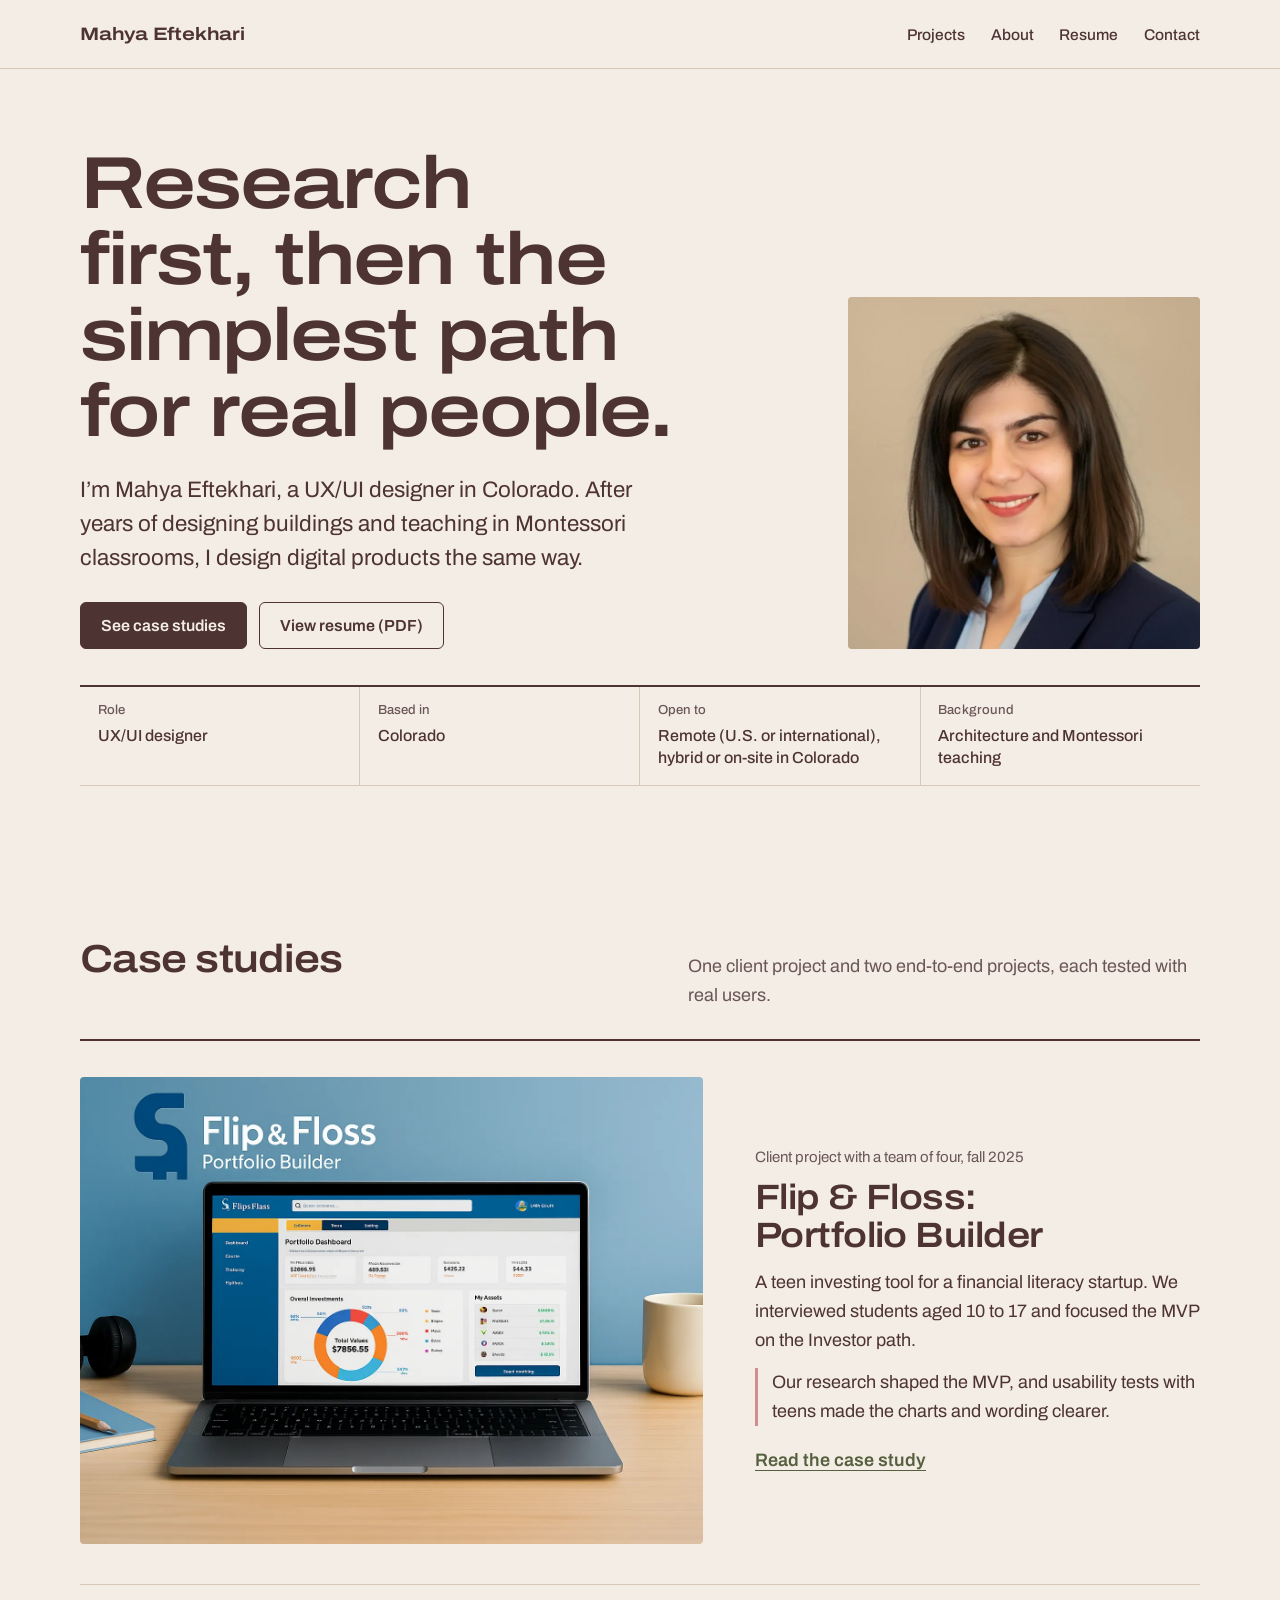
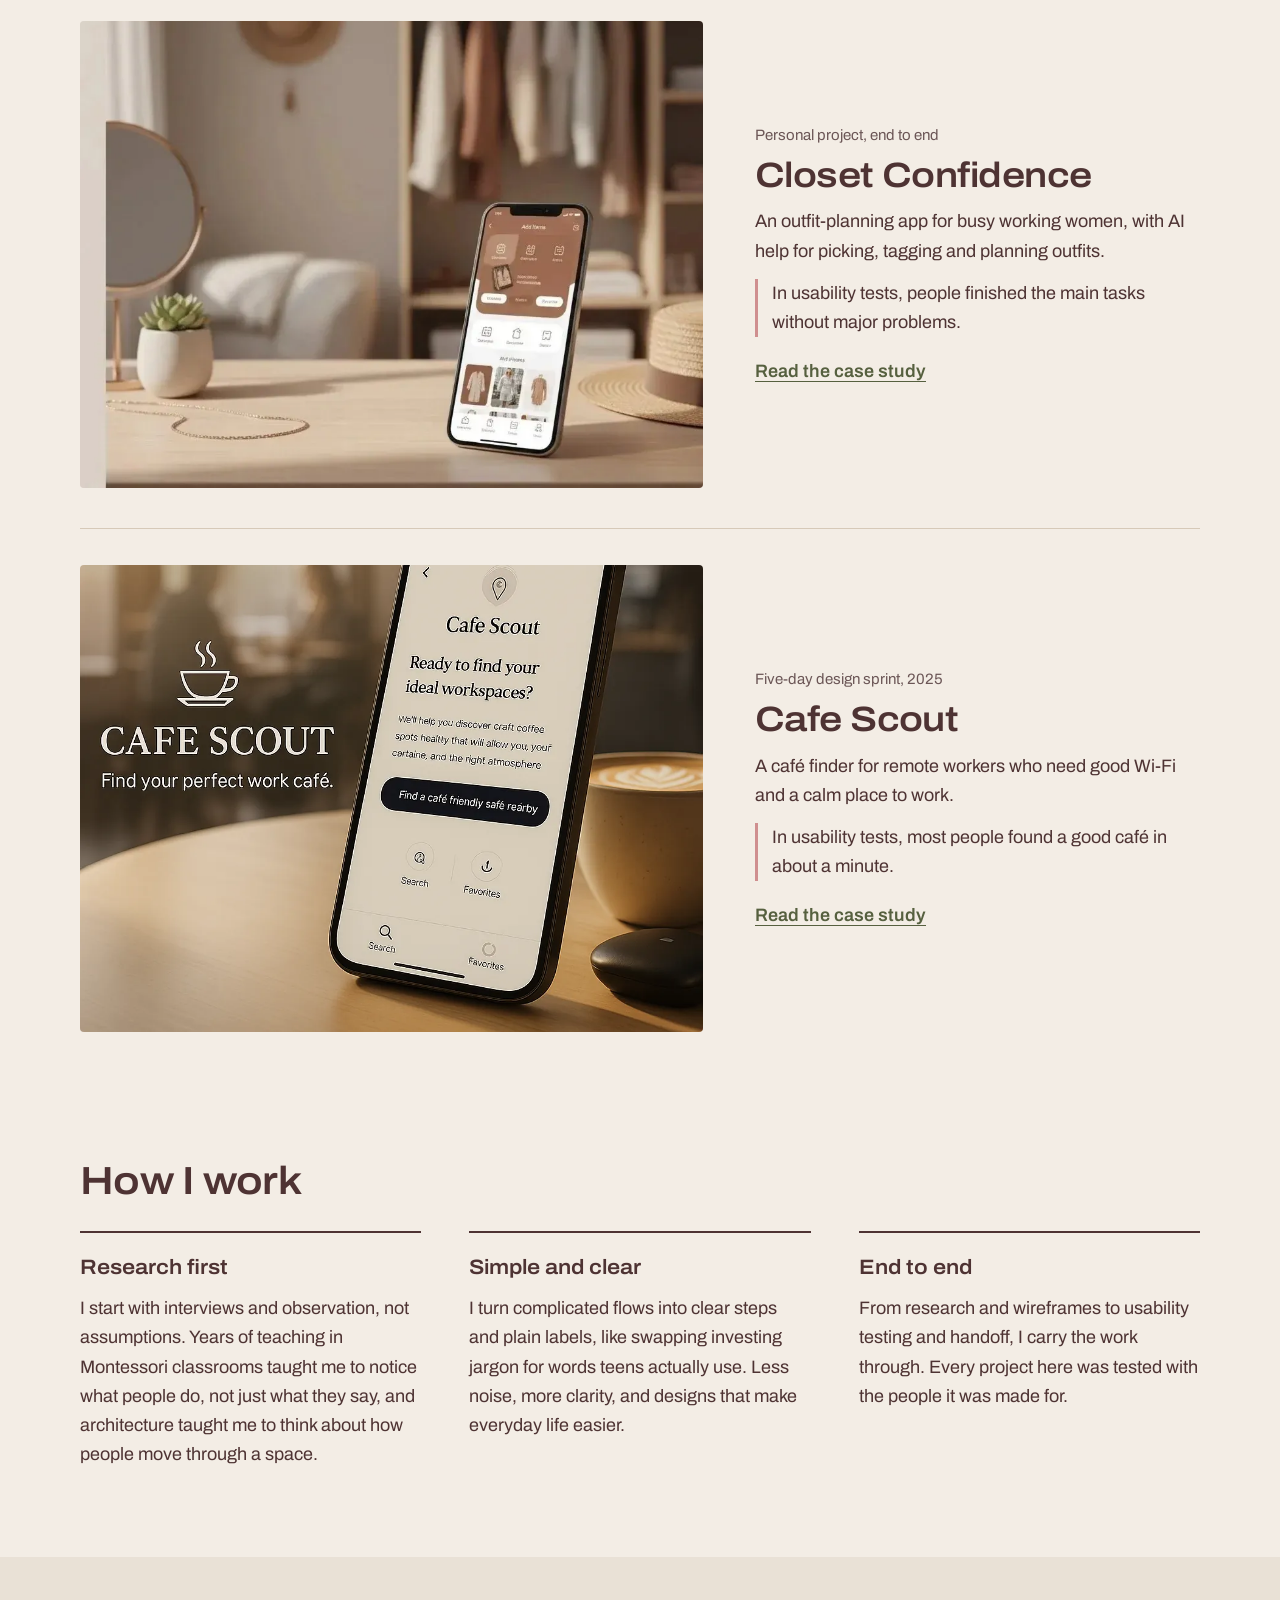
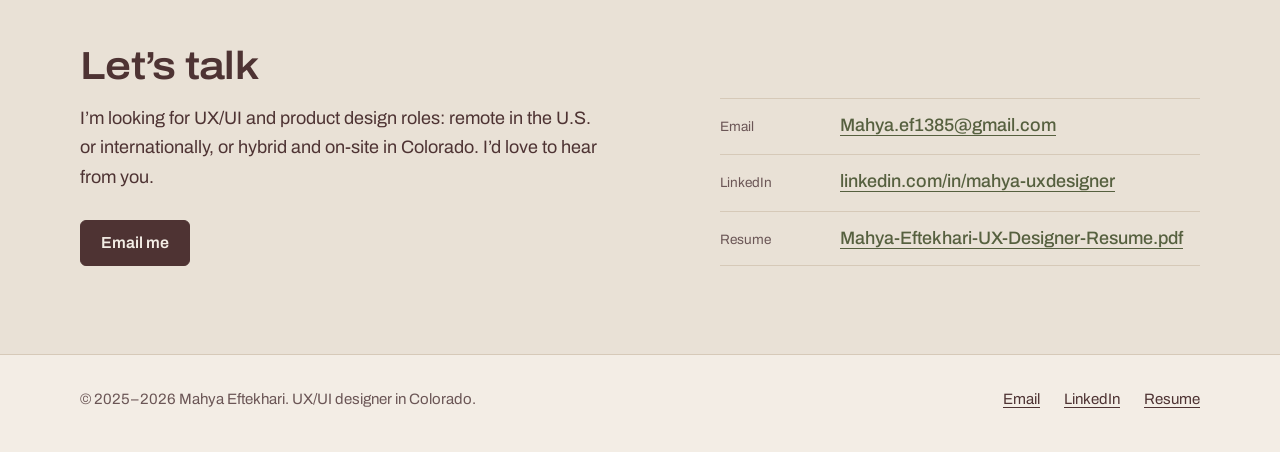
<file: index.html>
<!doctype html>
<html lang="en">
<head>
<meta charset="utf-8">
<meta name="viewport" content="width=device-width, initial-scale=1">
<title>Mahya Eftekhari | UX/UI Designer in Colorado</title>
<meta name="description" content="Mahya Eftekhari is a UX/UI designer in Colorado with a background in architecture and Montessori teaching. Case studies: Flip &amp; Floss (client project), Closet Confidence and Cafe Scout.">
<link rel="canonical" href="https://www.mahya-uxdesigner.com/">
<meta property="og:type" content="website">
<meta property="og:site_name" content="Mahya Eftekhari">
<meta property="og:title" content="Mahya Eftekhari | UX/UI Designer in Colorado">
<meta property="og:description" content="Mahya Eftekhari is a UX/UI designer in Colorado with a background in architecture and Montessori teaching. Case studies: Flip &amp; Floss (client project), Closet Confidence and Cafe Scout.">
<meta property="og:url" content="https://www.mahya-uxdesigner.com/">
<meta property="og:image" content="https://www.mahya-uxdesigner.com/og-card.png">
<meta name="twitter:card" content="summary_large_image">
<meta name="theme-color" content="#f3ede5">
<link rel="icon" href="/favicon.svg" type="image/svg+xml">
<link rel="icon" href="/favicon-32.png" sizes="32x32" type="image/png">
<link rel="apple-touch-icon" href="/apple-touch-icon.png">
<link rel="preload" href="/archivo-latin-wdth-normal.woff2" as="font" type="font/woff2" crossorigin>
<link rel="stylesheet" href="/site.css?v=3">
<script type="application/ld+json">{"@context": "https://schema.org", "@type": "Person", "name": "Mahya Eftekhari", "jobTitle": "UX/UI Designer", "url": "https://www.mahya-uxdesigner.com/", "address": {"@type": "PostalAddress", "addressRegion": "CO", "addressCountry": "US"}, "sameAs": ["https://www.linkedin.com/in/mahya-uxdesigner"], "email": "mailto:Mahya.ef1385@gmail.com"}</script>
</head>
<body>
<a class="skip-link" href="#main">Skip to content</a>
<header class="site-header">
  <div class="site-header__inner">
    <a class="wordmark" href="/">Mahya Eftekhari</a>
    <nav class="site-nav" aria-label="Main"><ul><li><a href="/projects">Projects</a></li><li><a href="/about">About</a></li><li><a href="/s/Mahya-Eftekhari-UX-Designer-Resume.pdf">Resume</a></li><li><a href="/contact">Contact</a></li></ul></nav>
  </div>
</header>
<main id="main">
  <section class="hero" aria-labelledby="hero-title">
    <div class="hero__text">
      <h1 class="display" id="hero-title">Research first, then the simplest path for real people.</h1>
      <p class="lead">I’m Mahya Eftekhari, a UX/UI designer in Colorado. After years of designing buildings and teaching in Montessori classrooms, I design digital products the same way.</p>
      <div class="actions">
        <a class="btn btn--primary" href="#work">See case studies</a>
        <a class="btn btn--secondary" href="/s/Mahya-Eftekhari-UX-Designer-Resume.pdf">View resume (PDF)</a>
      </div>
    </div>
    <figure class="hero__portrait"><img src="/img/unnamed-1-d2908641.webp" alt="Portrait of Mahya Eftekhari" width="958" height="934" fetchpriority="high" decoding="async"></figure>
    <dl class="titleblock" style="--tb-cols:4"><div><dt>Role</dt><dd>UX/UI designer</dd></div><div><dt>Based in</dt><dd>Colorado</dd></div><div><dt>Open to</dt><dd>Remote (U.S. or international), hybrid or on-site in Colorado</dd></div><div><dt>Background</dt><dd>Architecture and Montessori teaching</dd></div></dl>
  </section>

  <section class="band" id="work" aria-labelledby="work-title">
    <div class="band__head">
      <h2 id="work-title">Case studies</h2>
      <p>One client project and two end-to-end projects, each tested with real users.</p>
    </div>
    <ul class="work"><li><article class="work__item">
  <a class="work__media" href="/flip-floss-portfolio-builder" tabindex="-1" aria-hidden="true"><img src="/img/9dd10206-a67c-40c2-997d-e3310551cd7e-4acb9a1b.webp" alt="Flip &amp; Floss Portfolio Builder dashboard on a laptop" width="1536" height="1024" loading="lazy" decoding="async"></a>
  <div>
    <p class="work__context">Client project with a team of four, fall 2025</p>
    <h3 class="work__title"><a href="/flip-floss-portfolio-builder">Flip &amp; Floss: Portfolio Builder</a></h3>
    <p class="work__summary">A teen investing tool for a financial literacy startup. We interviewed students aged 10 to 17 and focused the MVP on the Investor path.</p>
    <p class="work__result">Our research shaped the MVP, and usability tests with teens made the charts and wording clearer.</p>
    <a class="work__link" href="/flip-floss-portfolio-builder">Read the case study<span class="visually-hidden">: Flip &amp; Floss: Portfolio Builder</span></a>
  </div>
</article></li><li><article class="work__item">
  <a class="work__media" href="/closet-confidence" tabindex="-1" aria-hidden="true"><img src="/img/unnamed-88dc1564.webp" alt="Closet Confidence app on a phone in front of an open closet" width="951" height="951" style="object-position:50% 100%" loading="lazy" decoding="async"></a>
  <div>
    <p class="work__context">Personal project, end to end</p>
    <h3 class="work__title"><a href="/closet-confidence">Closet Confidence</a></h3>
    <p class="work__summary">An outfit-planning app for busy working women, with AI help for picking, tagging and planning outfits.</p>
    <p class="work__result">In usability tests, people finished the main tasks without major problems.</p>
    <a class="work__link" href="/closet-confidence">Read the case study<span class="visually-hidden">: Closet Confidence</span></a>
  </div>
</article></li><li><article class="work__item">
  <a class="work__media" href="/cafe-scout" tabindex="-1" aria-hidden="true"><img src="/img/b02252fb-cc37-4bd8-b61d-54bfed82eeb8-95e993bc.webp" alt="Cafe Scout app on a phone resting on a café table" width="1024" height="1536" loading="lazy" decoding="async"></a>
  <div>
    <p class="work__context">Five-day design sprint, 2025</p>
    <h3 class="work__title"><a href="/cafe-scout">Cafe Scout</a></h3>
    <p class="work__summary">A café finder for remote workers who need good Wi-Fi and a calm place to work.</p>
    <p class="work__result">In usability tests, most people found a good café in about a minute.</p>
    <a class="work__link" href="/cafe-scout">Read the case study<span class="visually-hidden">: Cafe Scout</span></a>
  </div>
</article></li></ul>
  </section>

  <section class="band" aria-labelledby="approach-title" style="padding-top:0">
    <div class="band__head"><h2 id="approach-title">How I work</h2></div>
    <ul class="principles">
      <li><h3>Research first</h3><p>I start with interviews and observation, not assumptions. Years of teaching in Montessori classrooms taught me to notice what people do, not just what they say, and architecture taught me to think about how people move through a space.</p></li>
      <li><h3>Simple and clear</h3><p>I turn complicated flows into clear steps and plain labels, like swapping investing jargon for words teens actually use. Less noise, more clarity, and designs that make everyday life easier.</p></li>
      <li><h3>End to end</h3><p>From research and wireframes to usability testing and handoff, I carry the work through. Every project here was tested with the people it was made for.</p></li>
    </ul>
  </section>

  <section class="band--tint" aria-labelledby="contact-title">
    <div class="band contact-band">
      <div>
        <h2 id="contact-title">Let’s talk</h2>
        <p style="margin-top:1rem">I’m looking for UX/UI and product design roles: remote in the U.S. or internationally, or hybrid and on-site in Colorado. I’d love to hear from you.</p>
        <div class="actions"><a class="btn btn--primary" href="mailto:Mahya.ef1385@gmail.com">Email me</a></div>
      </div>
      <ul class="contact-list">
        <li><span>Email</span><a href="mailto:Mahya.ef1385@gmail.com">Mahya.ef1385@gmail.com</a></li>
        <li><span>LinkedIn</span><a href="https://www.linkedin.com/in/mahya-uxdesigner">linkedin.com/in/mahya-uxdesigner</a></li>
        <li><span>Resume</span><a href="/s/Mahya-Eftekhari-UX-Designer-Resume.pdf">Mahya-Eftekhari-UX-Designer-Resume.pdf</a></li>
      </ul>
    </div>
  </section>
</main>
<footer class="site-footer">
  <div class="site-footer__inner">
    <p style="margin:0">© 2025–2026 Mahya Eftekhari. UX/UI designer in Colorado.</p>
    <ul>
      <li><a href="mailto:Mahya.ef1385@gmail.com">Email</a></li>
      <li><a href="https://www.linkedin.com/in/mahya-uxdesigner">LinkedIn</a></li>
      <li><a href="/s/Mahya-Eftekhari-UX-Designer-Resume.pdf">Resume</a></li>
    </ul>
  </div>
</footer>
<dialog class="lightbox" id="lightbox" aria-label="Enlarged image">
  <button type="button">Close</button>
  <img alt="">
  <p hidden></p>
</dialog>
<script src="/site.js?v=3" defer></script>
</body>
</html>
</file>
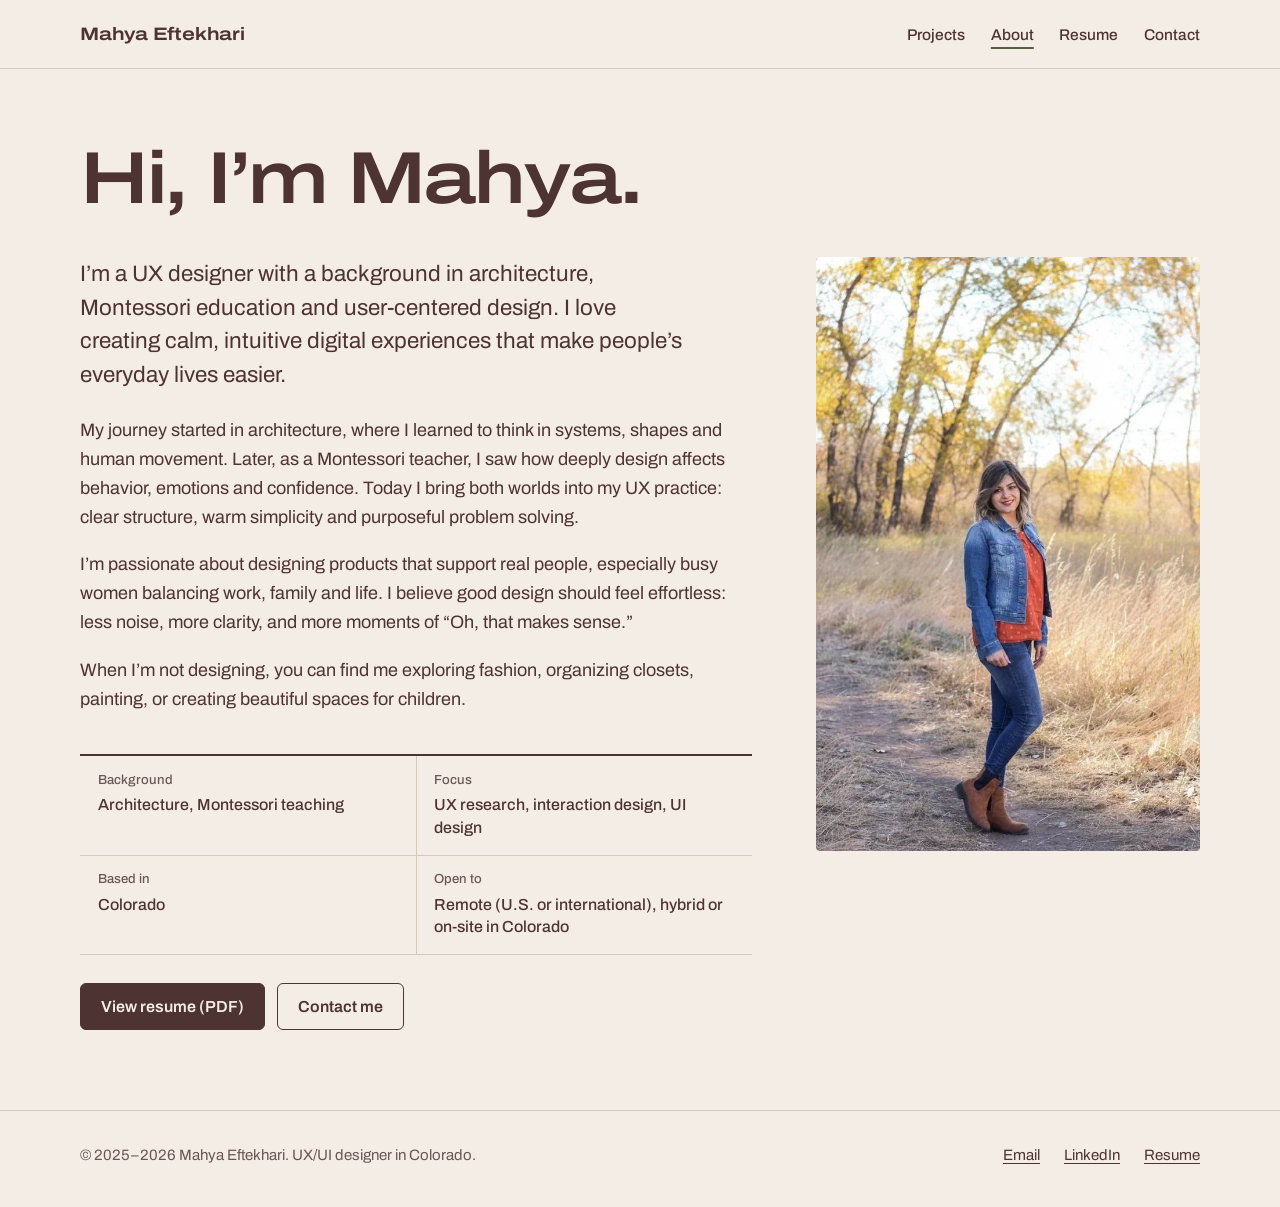
<file: about.html>
<!doctype html>
<html lang="en">
<head>
<meta charset="utf-8">
<meta name="viewport" content="width=device-width, initial-scale=1">
<title>About — Mahya Eftekhari</title>
<meta name="description" content="About Mahya Eftekhari, a UX/UI designer in Colorado who brings architecture and Montessori teaching into calm, intuitive digital products.">
<link rel="canonical" href="https://www.mahya-uxdesigner.com/about">
<meta property="og:type" content="website">
<meta property="og:site_name" content="Mahya Eftekhari">
<meta property="og:title" content="About — Mahya Eftekhari">
<meta property="og:description" content="About Mahya Eftekhari, a UX/UI designer in Colorado who brings architecture and Montessori teaching into calm, intuitive digital products.">
<meta property="og:url" content="https://www.mahya-uxdesigner.com/about">
<meta property="og:image" content="https://www.mahya-uxdesigner.com/og-card.png">
<meta name="twitter:card" content="summary_large_image">
<meta name="theme-color" content="#f3ede5">
<link rel="icon" href="/favicon.svg" type="image/svg+xml">
<link rel="icon" href="/favicon-32.png" sizes="32x32" type="image/png">
<link rel="apple-touch-icon" href="/apple-touch-icon.png">
<link rel="preload" href="/archivo-latin-wdth-normal.woff2" as="font" type="font/woff2" crossorigin>
<link rel="stylesheet" href="/site.css?v=3">
</head>
<body>
<a class="skip-link" href="#main">Skip to content</a>
<header class="site-header">
  <div class="site-header__inner">
    <a class="wordmark" href="/">Mahya Eftekhari</a>
    <nav class="site-nav" aria-label="Main"><ul><li><a href="/projects">Projects</a></li><li><a href="/about" aria-current="page">About</a></li><li><a href="/s/Mahya-Eftekhari-UX-Designer-Resume.pdf">Resume</a></li><li><a href="/contact">Contact</a></li></ul></nav>
  </div>
</header>
<main id="main">
  <div class="page-head"><h1 class="display">Hi, I’m Mahya.</h1></div>
  <div class="about">
    <div>
      <div class="prose lead" style="max-width:38rem">
        <p>I’m a UX designer with a background in architecture, Montessori education and user-centered design. I love creating calm, intuitive digital experiences that make people’s everyday lives easier.</p>
      </div>
      <div class="prose" style="margin-top:1.5rem">
        <p>My journey started in architecture, where I learned to think in systems, shapes and human movement. Later, as a Montessori teacher, I saw how deeply design affects behavior, emotions and confidence. Today I bring both worlds into my UX practice: clear structure, warm simplicity and purposeful problem solving.</p>
        <p>I’m passionate about designing products that support real people, especially busy women balancing work, family and life. I believe good design should feel effortless: less noise, more clarity, and more moments of “Oh, that makes sense.”</p>
        <p>When I’m not designing, you can find me exploring fashion, organizing closets, painting, or creating beautiful spaces for children.</p>
      </div>
      <dl class="titleblock" style="--tb-cols:2"><div><dt>Background</dt><dd>Architecture, Montessori teaching</dd></div><div><dt>Focus</dt><dd>UX research, interaction design, UI design</dd></div><div><dt>Based in</dt><dd>Colorado</dd></div><div><dt>Open to</dt><dd>Remote (U.S. or international), hybrid or on-site in Colorado</dd></div></dl>
      <div class="actions">
        <a class="btn btn--primary" href="/s/Mahya-Eftekhari-UX-Designer-Resume.pdf">View resume (PDF)</a>
        <a class="btn btn--secondary" href="/contact">Contact me</a>
      </div>
    </div>
    <figure class="about__photo"><img src="/img/mahya-21514445.webp" alt="Mahya Eftekhari standing outdoors in a field of tall grass" width="662" height="1024" fetchpriority="high" decoding="async"></figure>
  </div>
</main>
<footer class="site-footer">
  <div class="site-footer__inner">
    <p style="margin:0">© 2025–2026 Mahya Eftekhari. UX/UI designer in Colorado.</p>
    <ul>
      <li><a href="mailto:Mahya.ef1385@gmail.com">Email</a></li>
      <li><a href="https://www.linkedin.com/in/mahya-uxdesigner">LinkedIn</a></li>
      <li><a href="/s/Mahya-Eftekhari-UX-Designer-Resume.pdf">Resume</a></li>
    </ul>
  </div>
</footer>
<dialog class="lightbox" id="lightbox" aria-label="Enlarged image">
  <button type="button">Close</button>
  <img alt="">
  <p hidden></p>
</dialog>
<script src="/site.js?v=3" defer></script>
</body>
</html>
</file>
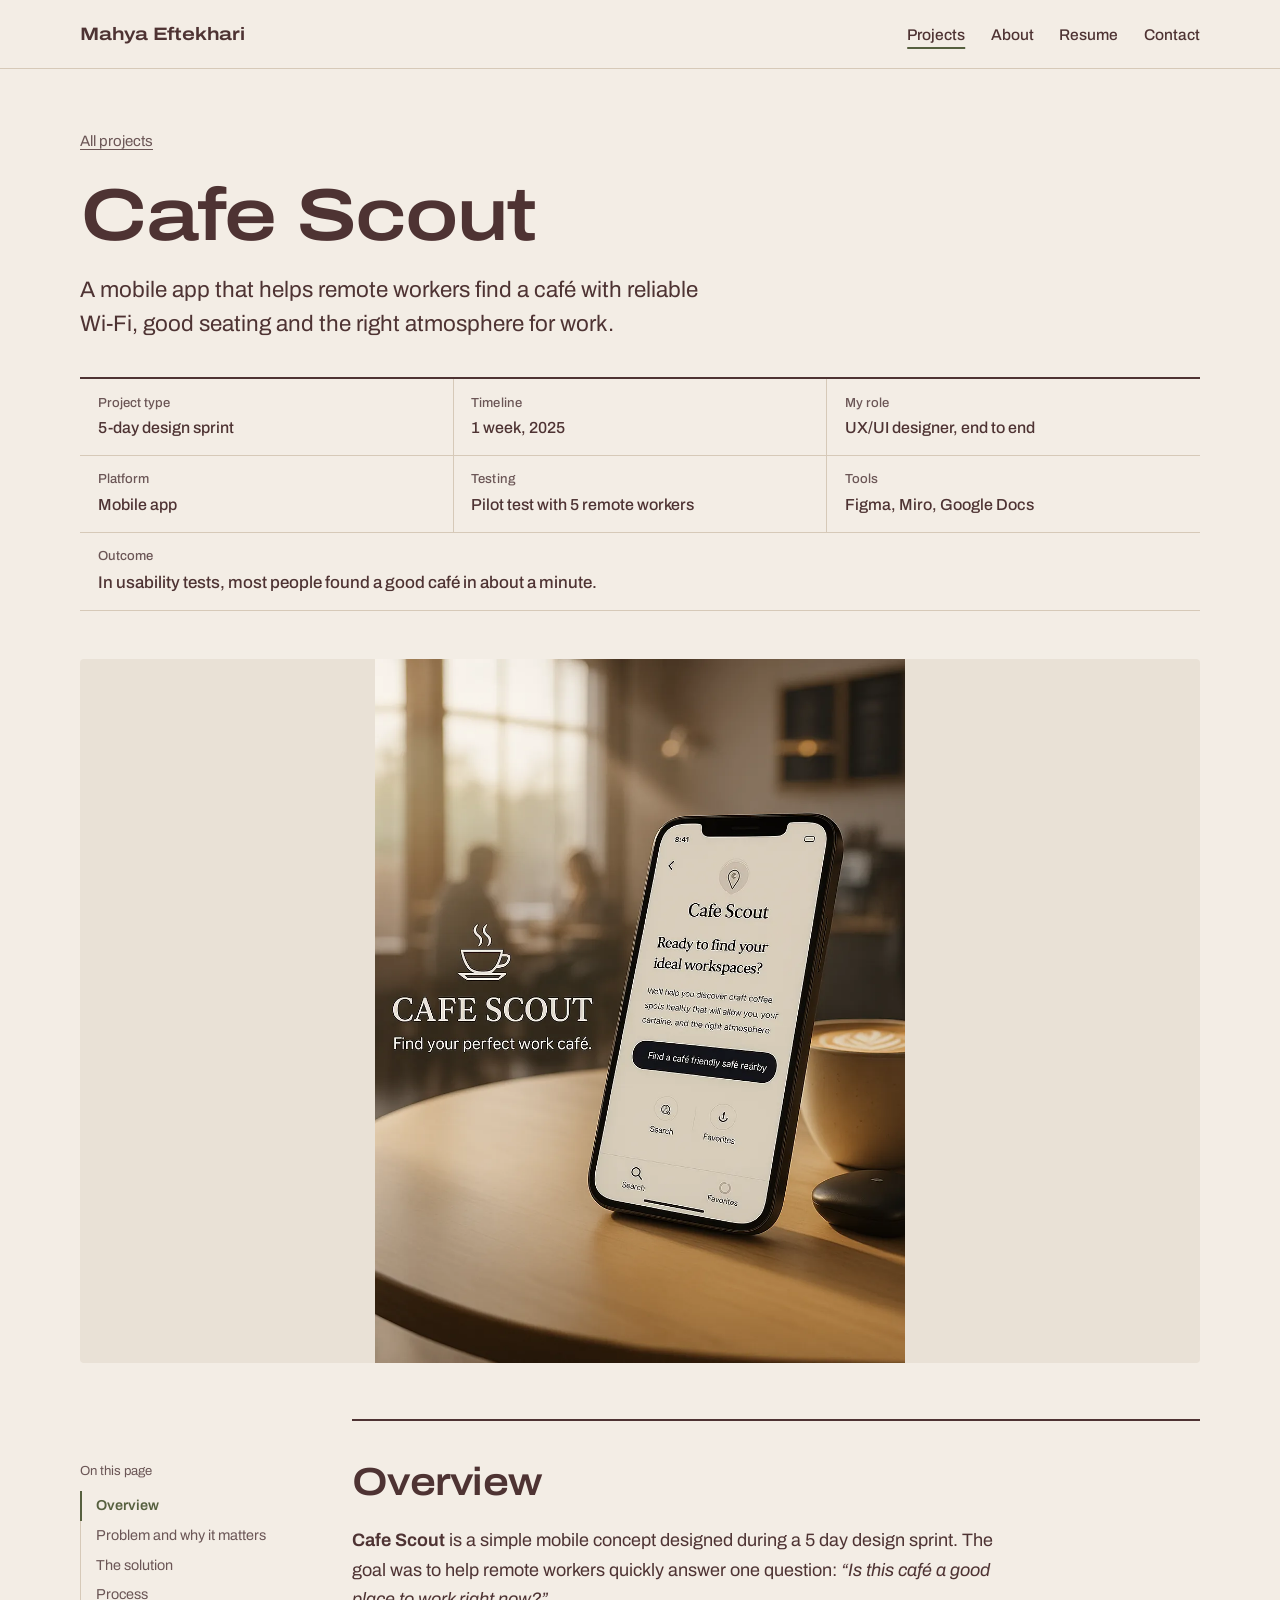
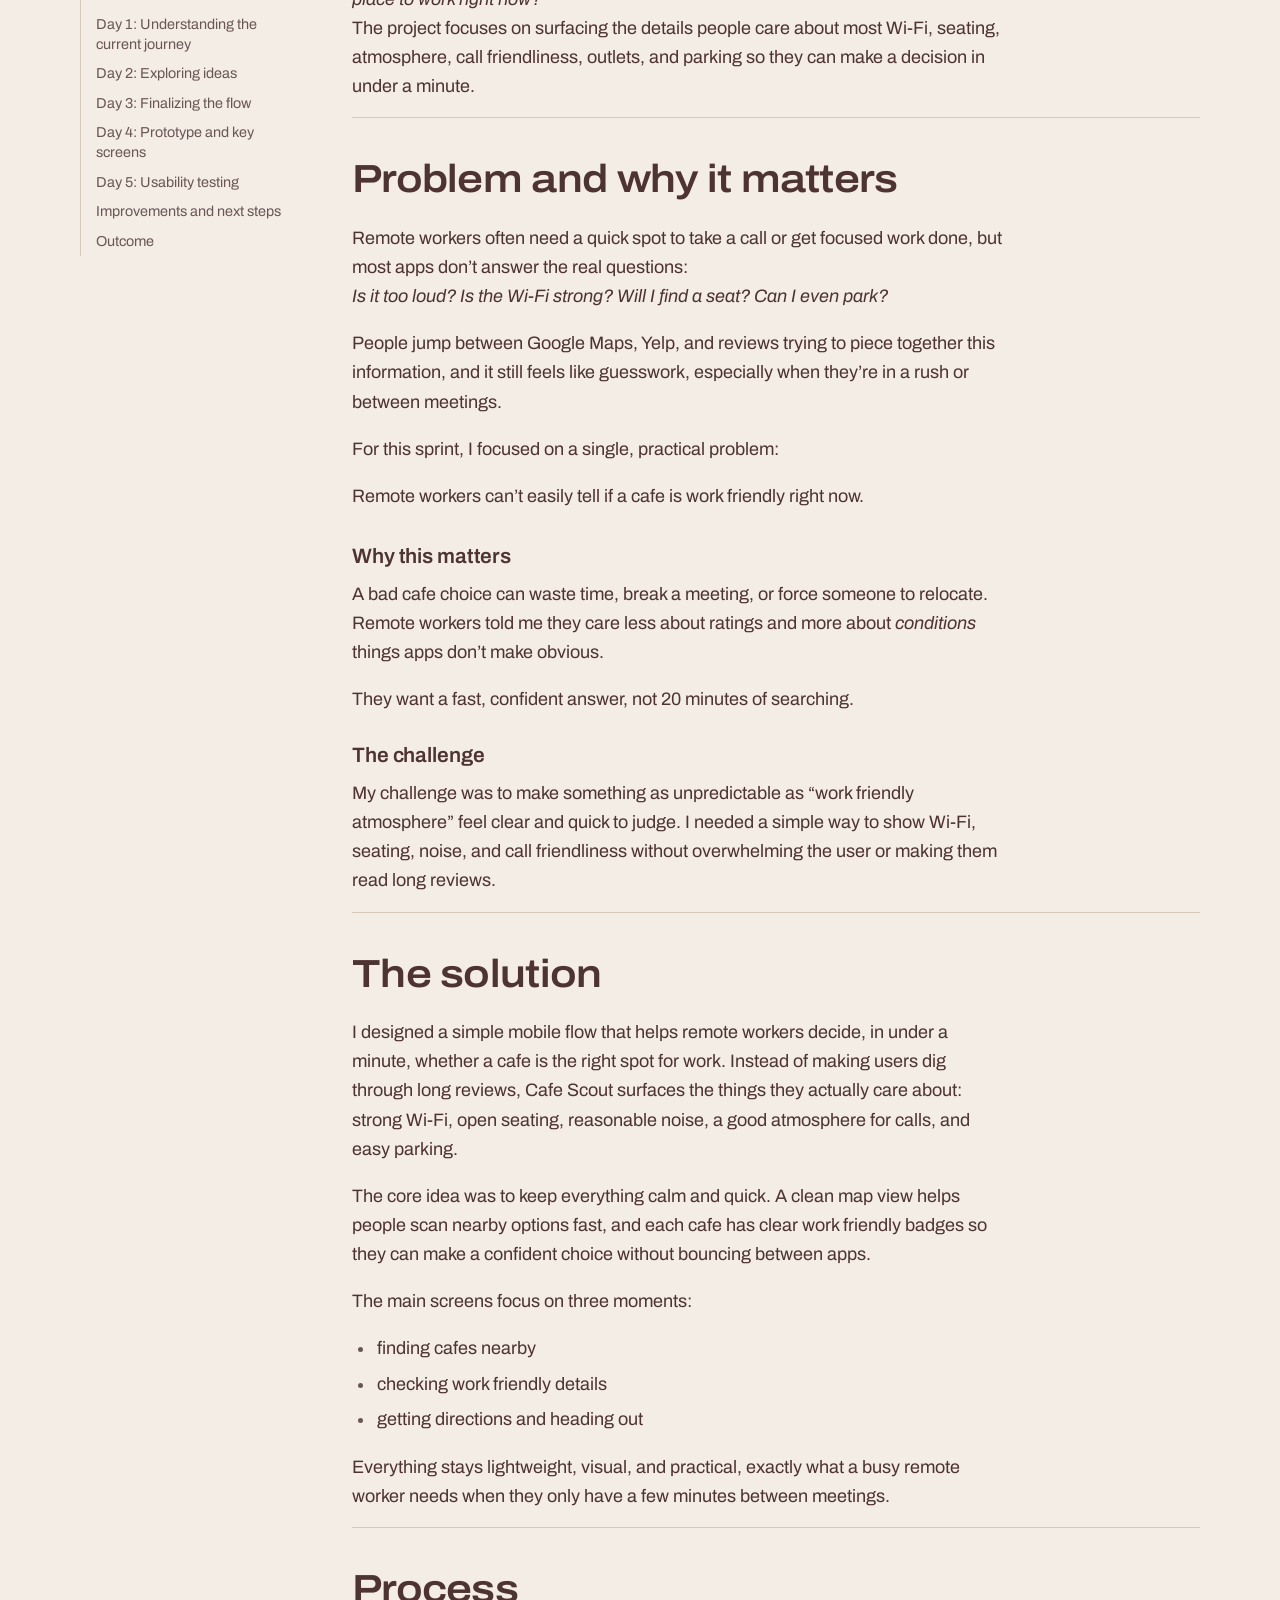
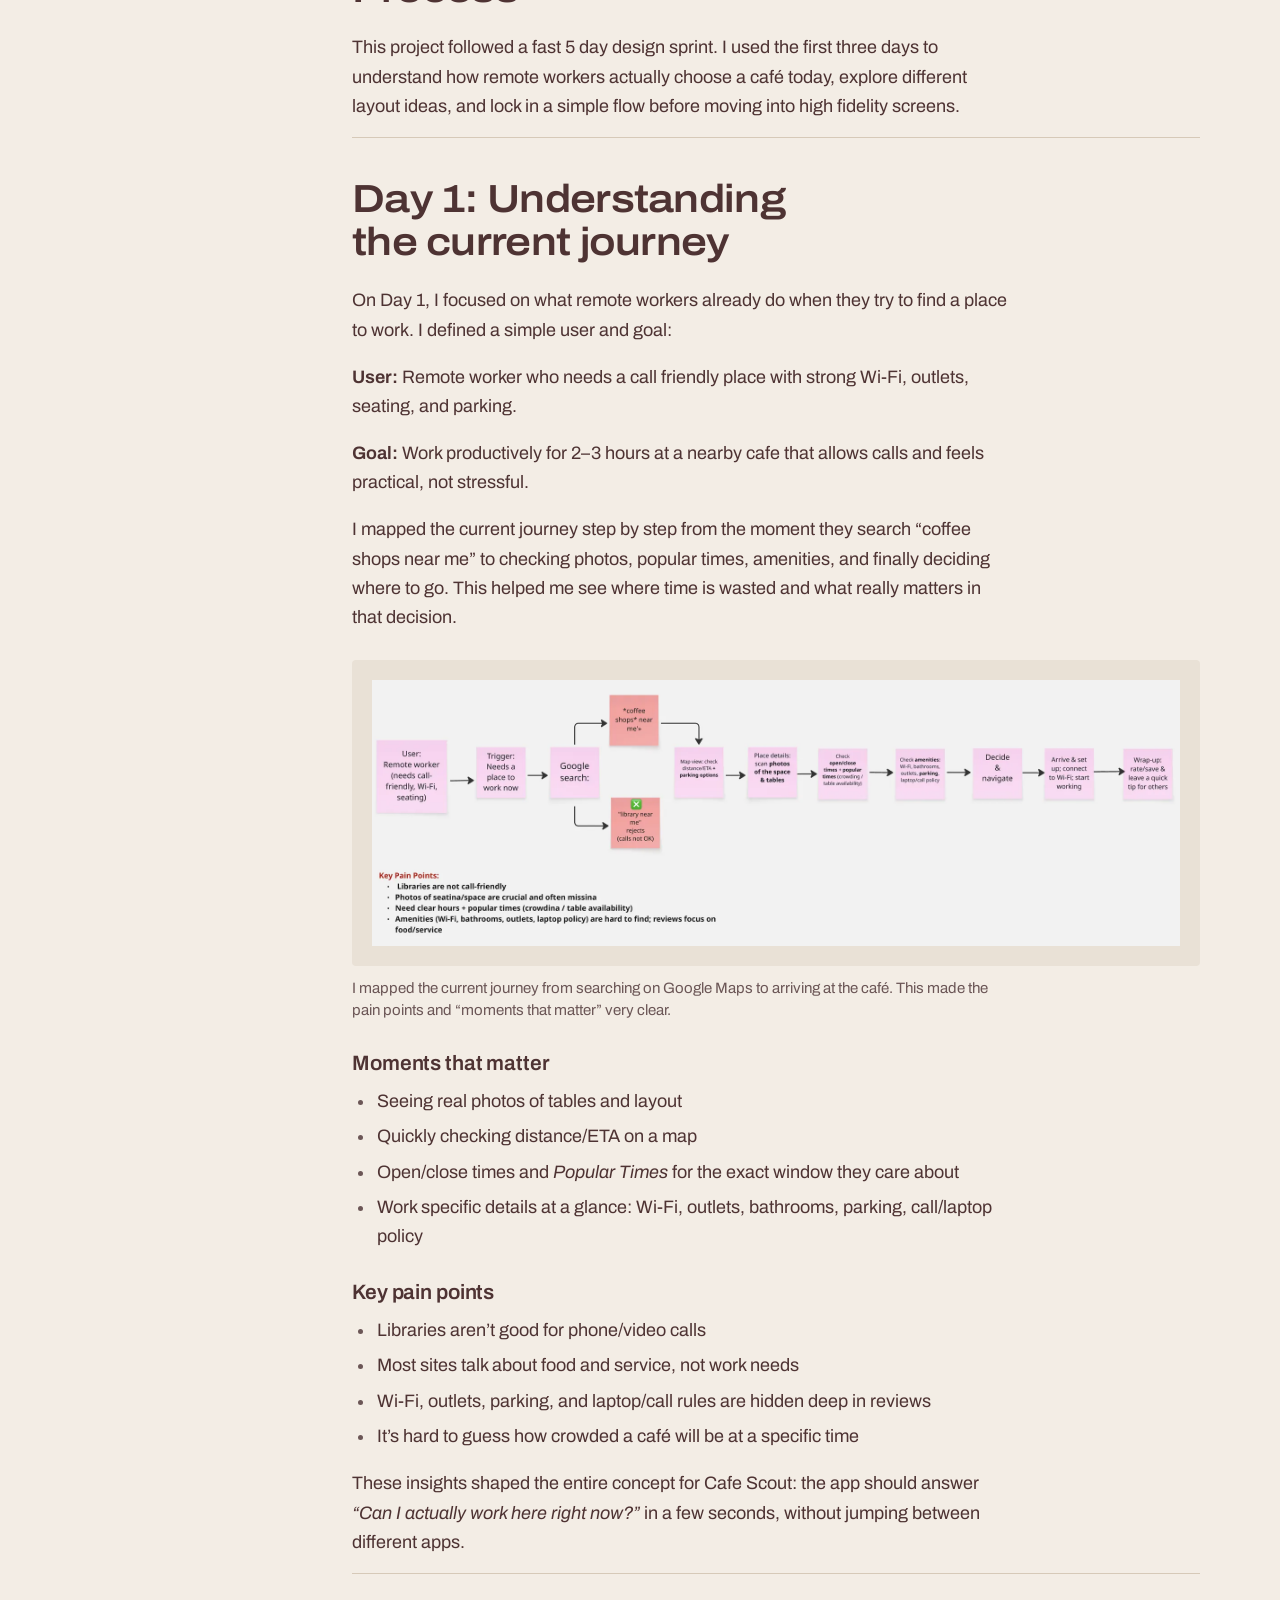
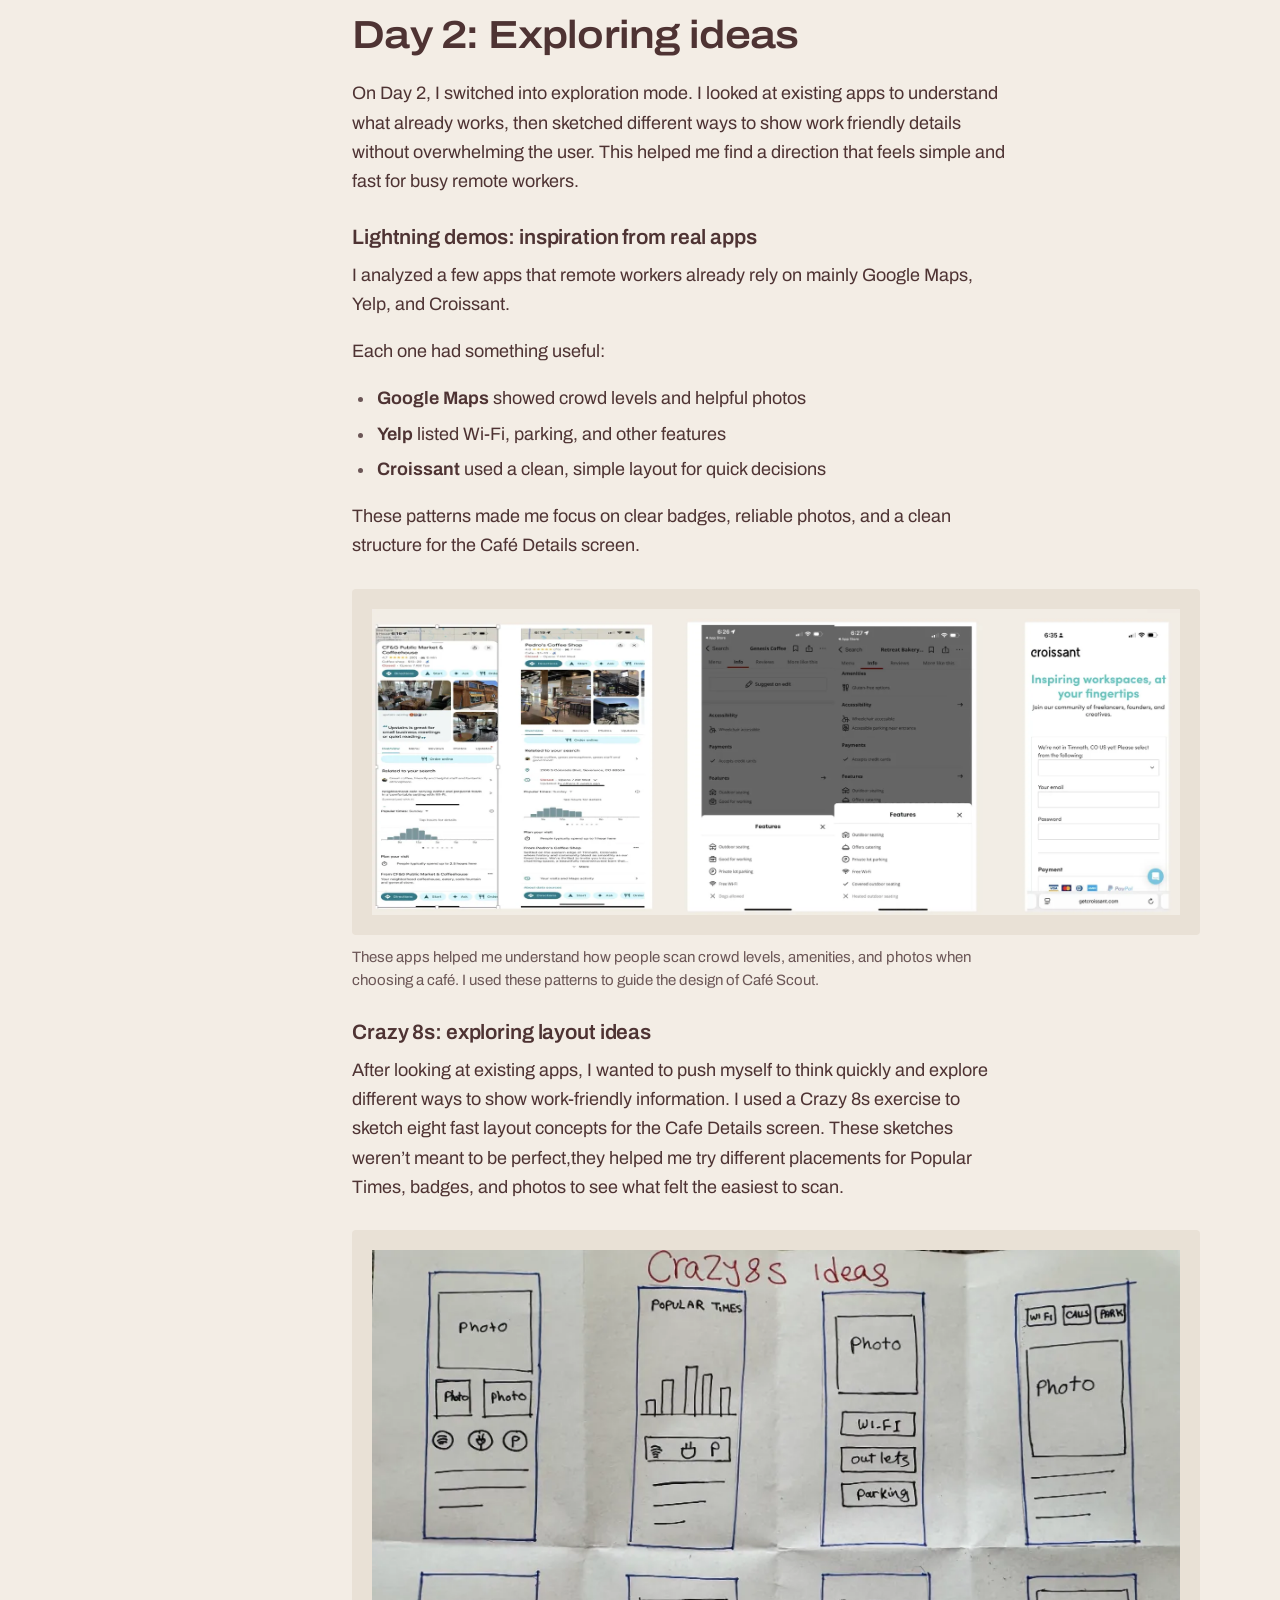
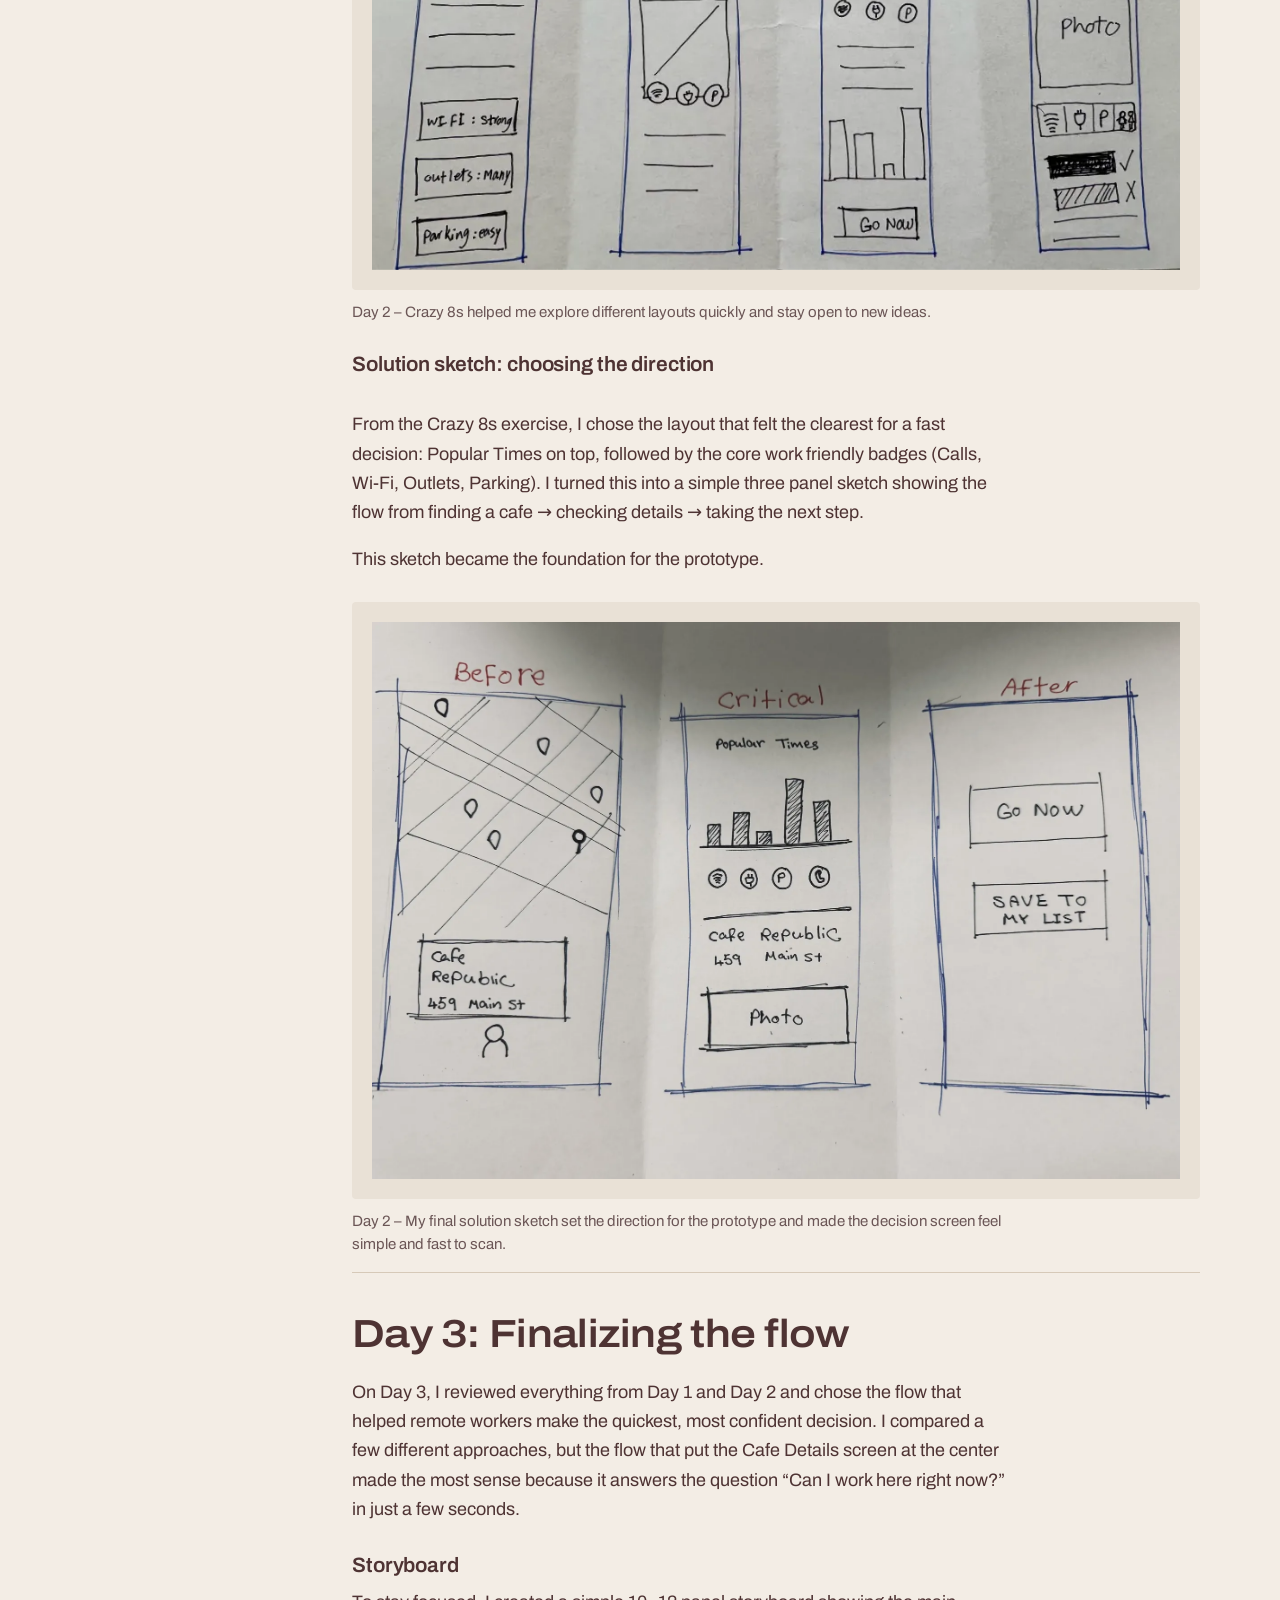
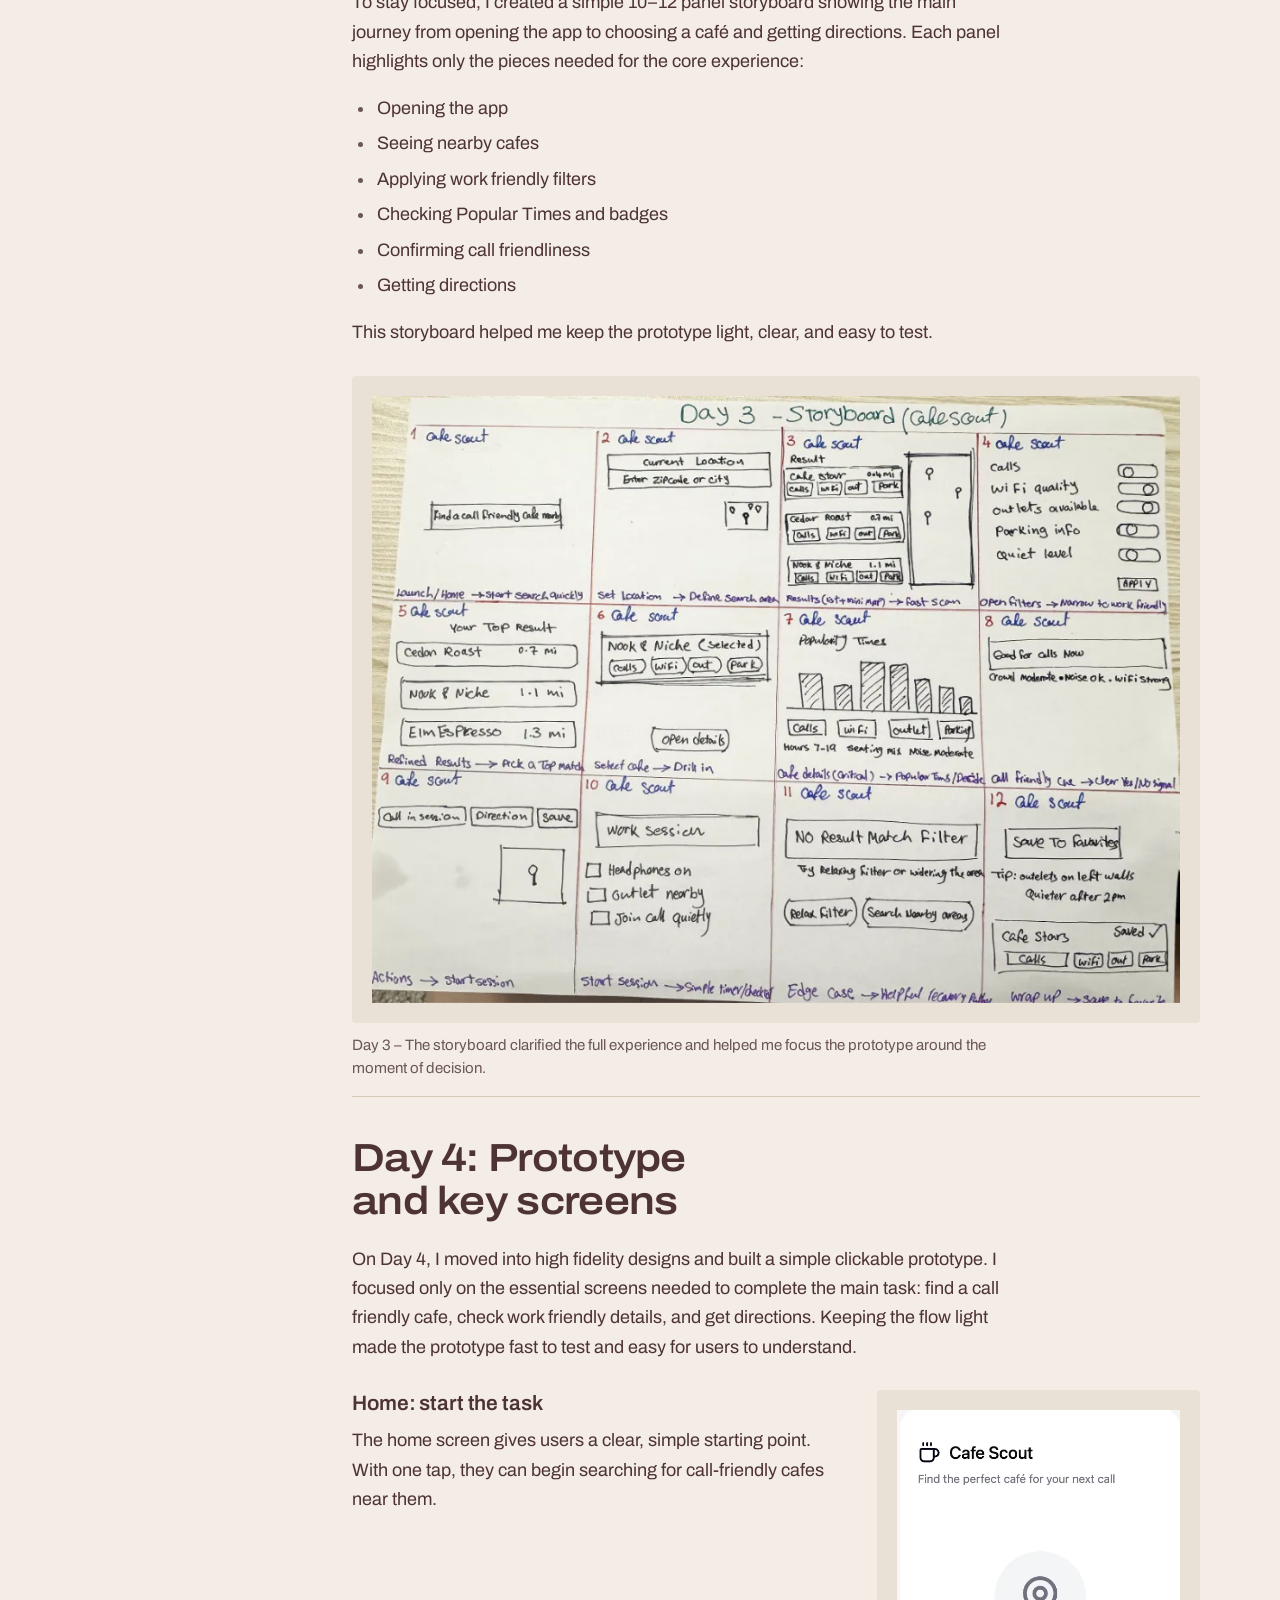
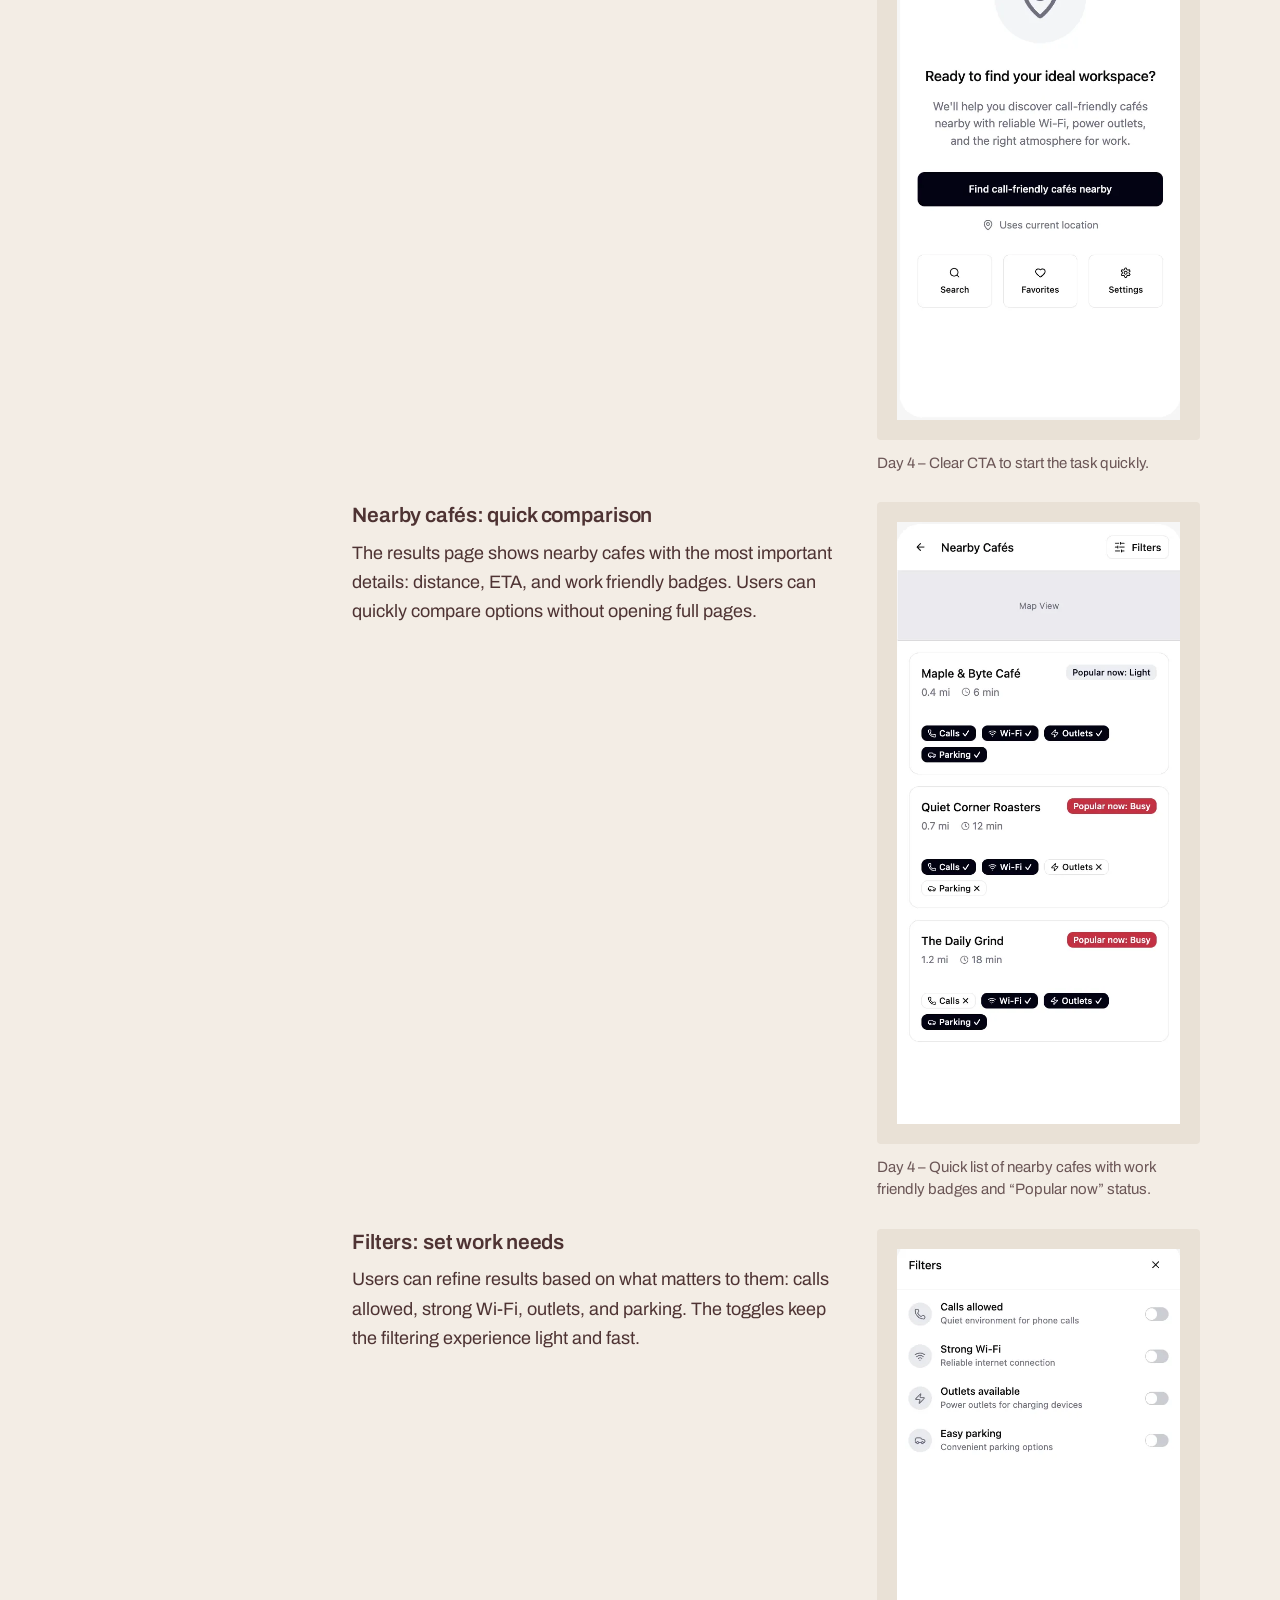
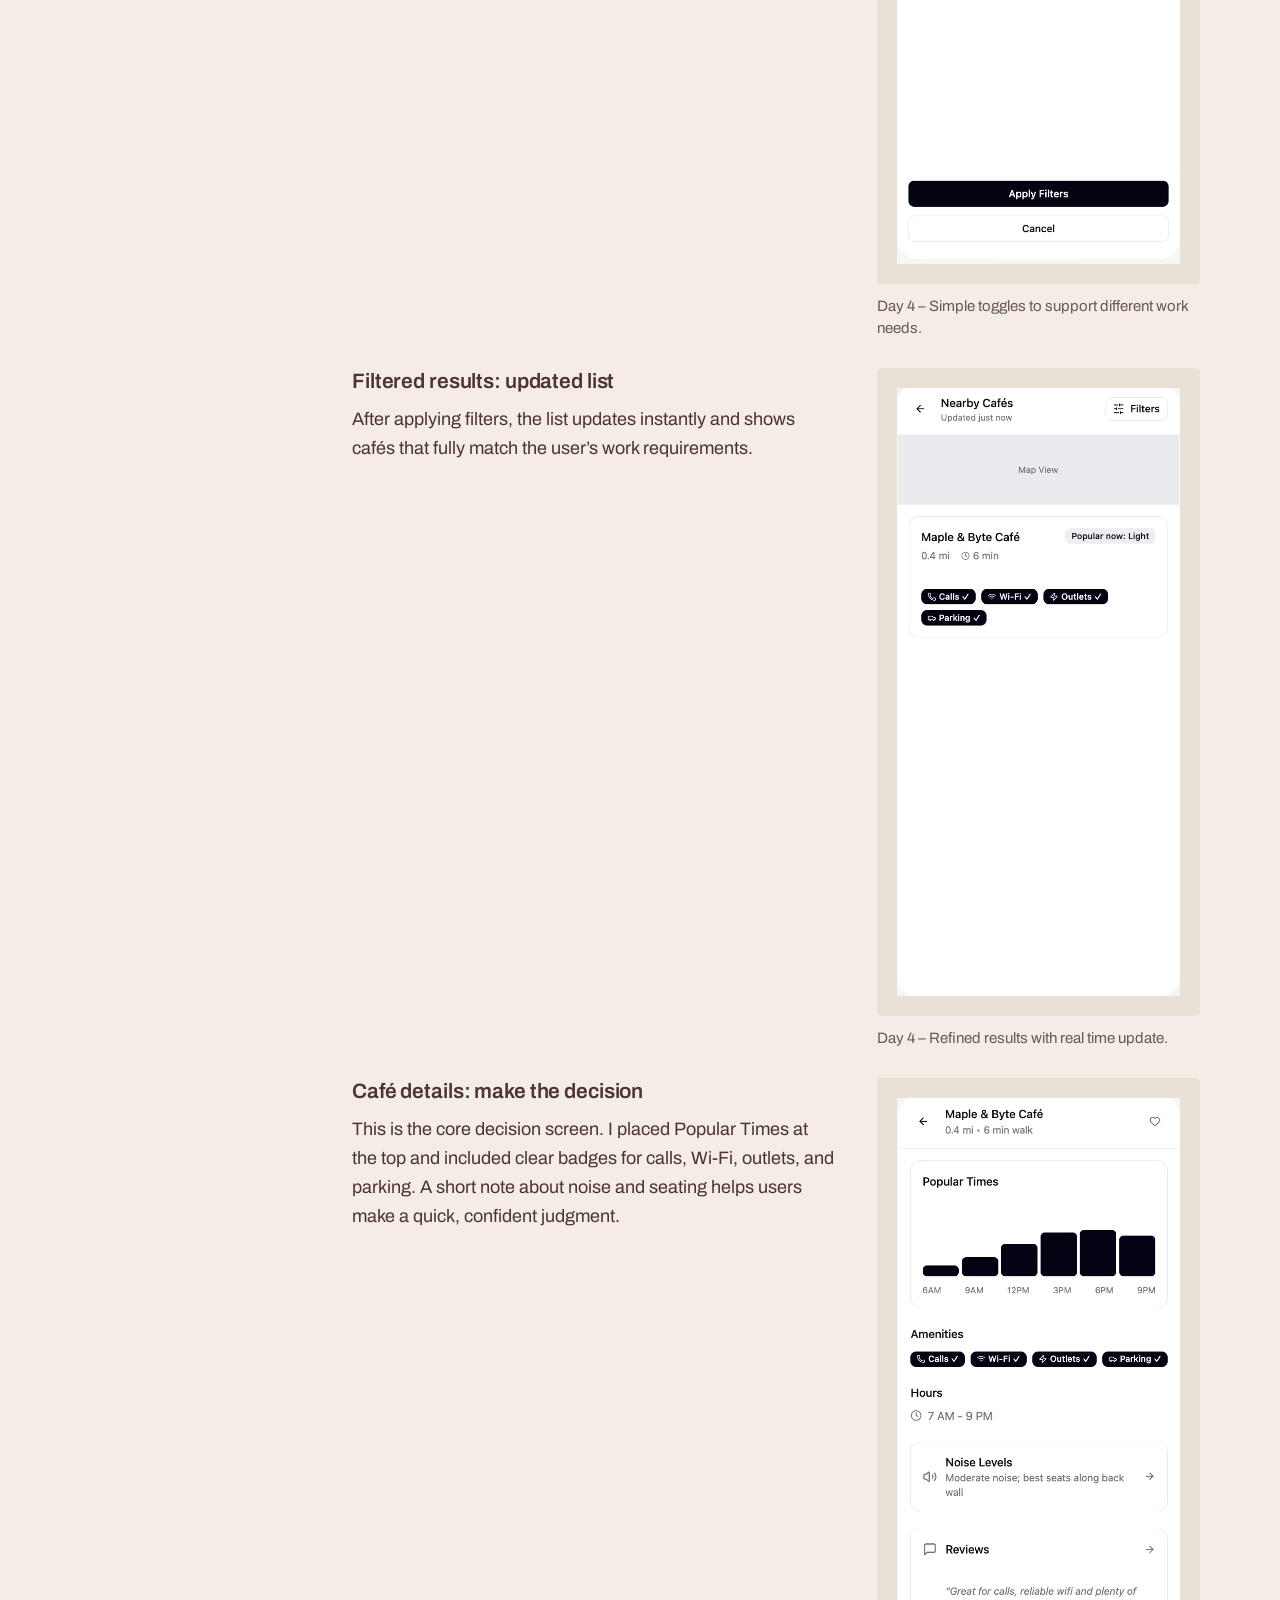
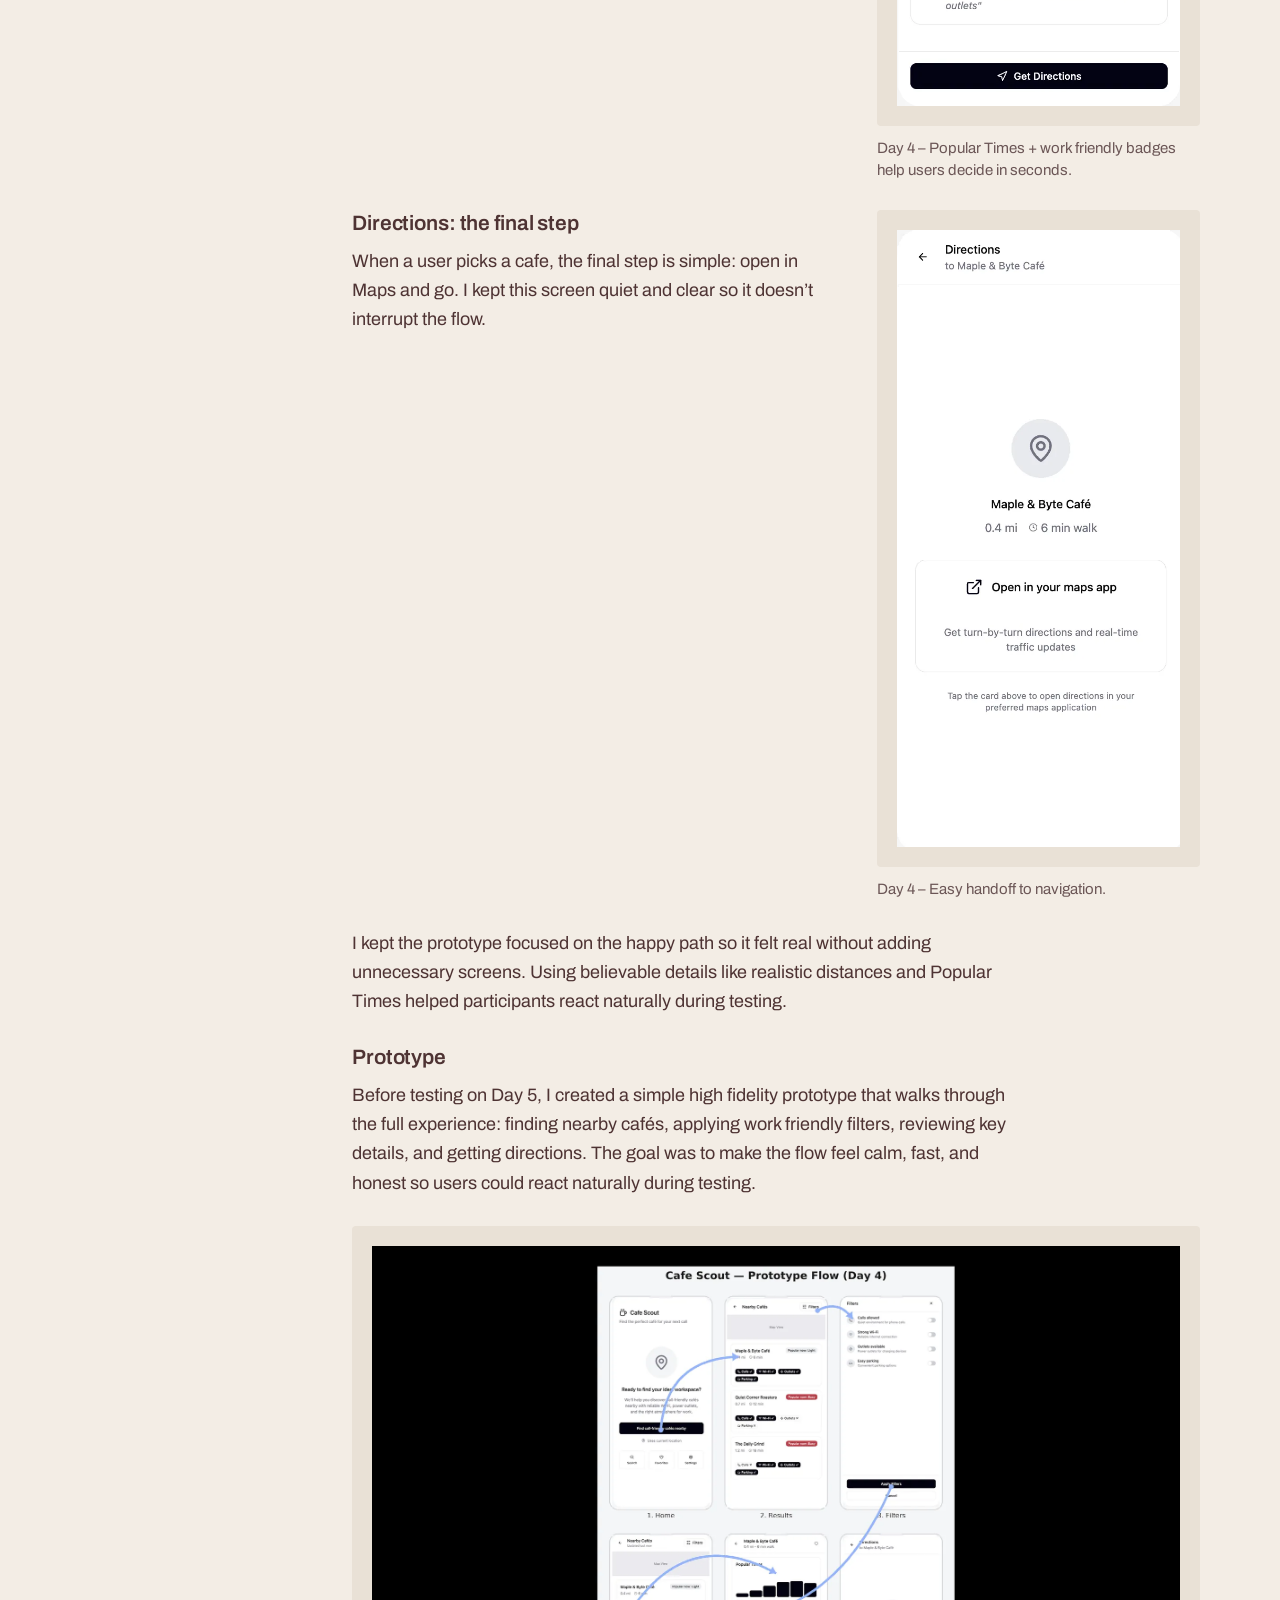
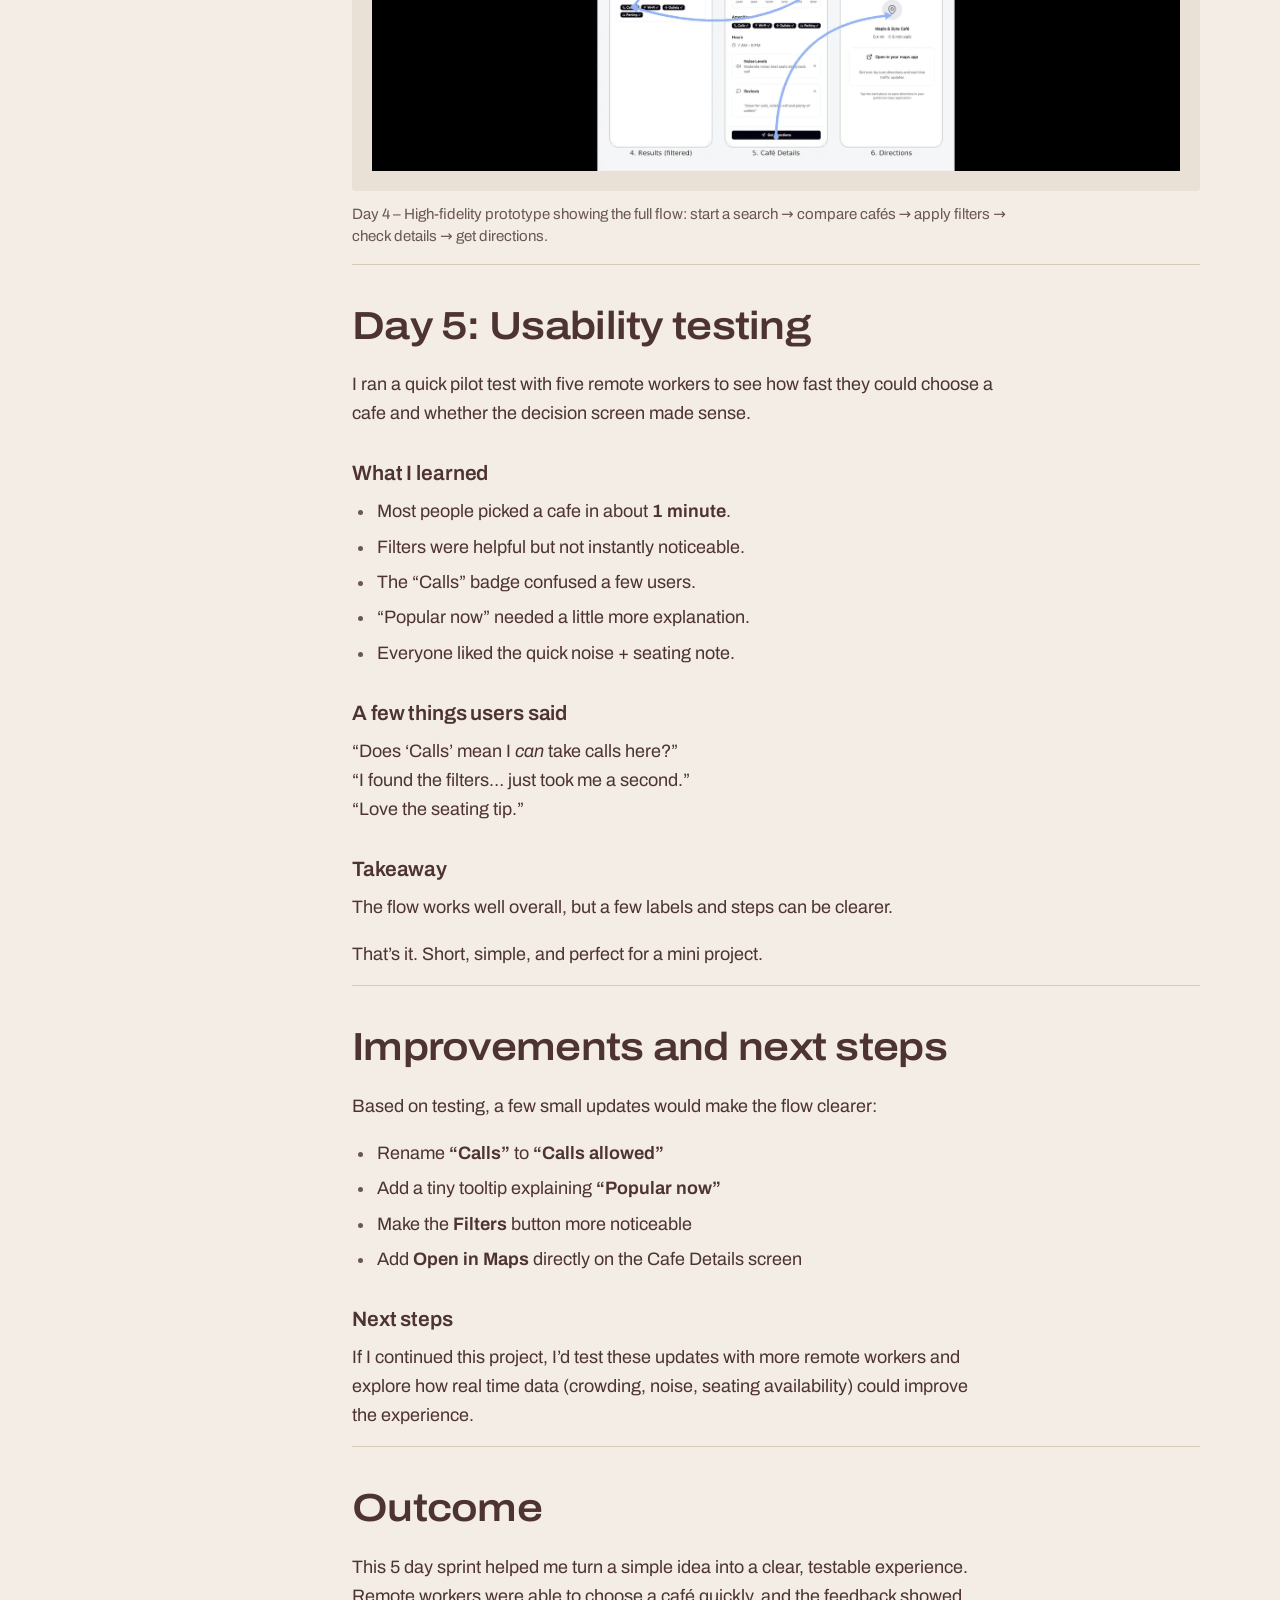
<file: cafe-scout.html>
<!doctype html>
<html lang="en">
<head>
<meta charset="utf-8">
<meta name="viewport" content="width=device-width, initial-scale=1">
<title>Cafe Scout — Mahya Eftekhari</title>
<meta name="description" content="UX case study: a five-day design sprint for a café finder for remote workers. In usability tests, most people found a good café in about a minute.">
<link rel="canonical" href="https://www.mahya-uxdesigner.com/cafe-scout">
<meta property="og:type" content="website">
<meta property="og:site_name" content="Mahya Eftekhari">
<meta property="og:title" content="Cafe Scout — Mahya Eftekhari">
<meta property="og:description" content="UX case study: a five-day design sprint for a café finder for remote workers. In usability tests, most people found a good café in about a minute.">
<meta property="og:url" content="https://www.mahya-uxdesigner.com/cafe-scout">
<meta property="og:image" content="https://www.mahya-uxdesigner.com/img/b02252fb-cc37-4bd8-b61d-54bfed82eeb8-c45f33a2.webp">
<meta name="twitter:card" content="summary_large_image">
<meta name="theme-color" content="#f3ede5">
<link rel="icon" href="/favicon.svg" type="image/svg+xml">
<link rel="icon" href="/favicon-32.png" sizes="32x32" type="image/png">
<link rel="apple-touch-icon" href="/apple-touch-icon.png">
<link rel="preload" href="/archivo-latin-wdth-normal.woff2" as="font" type="font/woff2" crossorigin>
<link rel="stylesheet" href="/site.css?v=3">
</head>
<body>
<a class="skip-link" href="#main">Skip to content</a>
<header class="site-header">
  <div class="site-header__inner">
    <a class="wordmark" href="/">Mahya Eftekhari</a>
    <nav class="site-nav" aria-label="Main"><ul><li><a href="/projects" aria-current="page">Projects</a></li><li><a href="/about">About</a></li><li><a href="/s/Mahya-Eftekhari-UX-Designer-Resume.pdf">Resume</a></li><li><a href="/contact">Contact</a></li></ul></nav>
  </div>
</header>
<main id="main">
  <div class="case-head">
    <p class="crumb"><a href="/projects">All projects</a></p>
    <h1 class="display">Cafe Scout</h1>
    <p class="lead">A mobile app that helps remote workers find a café with reliable Wi-Fi, good seating and the right atmosphere for work.</p>
    <dl class="titleblock" style="--tb-cols:3"><div><dt>Project type</dt><dd>5-day design sprint</dd></div><div><dt>Timeline</dt><dd>1 week, 2025</dd></div><div><dt>My role</dt><dd>UX/UI designer, end to end</dd></div><div><dt>Platform</dt><dd>Mobile app</dd></div><div><dt>Testing</dt><dd>Pilot test with 5 remote workers</dd></div><div><dt>Tools</dt><dd>Figma, Miro, Google Docs</dd></div><div class="titleblock__wide"><dt>Outcome</dt><dd>In usability tests, most people found a good café in about a minute.</dd></div></dl>
  </div>
  <div class="case-hero"><div class="case-hero__frame is-portrait"><img src="/img/b02252fb-cc37-4bd8-b61d-54bfed82eeb8-c45f33a2.webp" alt="Cafe Scout app on a phone resting on a café table" width="1018" height="1352" fetchpriority="high" decoding="async"></div></div>
  <div class="case-body">
    <nav class="toc" aria-label="On this page"><p>On this page</p><ol><li><a href="#overview">Overview</a></li><li><a href="#problem-and-why-it-matters">Problem and why it matters</a></li><li><a href="#the-solution">The solution</a></li><li><a href="#process">Process</a></li><li><a href="#day-1-understanding-the-current-journey">Day 1: Understanding the current journey</a></li><li><a href="#day-2-exploring-ideas">Day 2: Exploring ideas</a></li><li><a href="#day-3-finalizing-the-flow">Day 3: Finalizing the flow</a></li><li><a href="#day-4-prototype-and-key-screens">Day 4: Prototype and key screens</a></li><li><a href="#day-5-usability-testing">Day 5: Usability testing</a></li><li><a href="#improvements-and-next-steps">Improvements and next steps</a></li><li><a href="#outcome">Outcome</a></li></ol></nav>
    <div class="case-content">
      <section class="case-section" id="overview" aria-labelledby="overview-h"><h2 id="overview-h">Overview</h2><div class="flow"><div class="prose"><p><strong>Cafe Scout</strong> is a simple mobile concept designed during a 5 day design sprint. The goal was to help remote workers quickly answer one question: <em>“Is this café a good place to work right now?”</em><br>The project focuses on surfacing the details people care about most Wi-Fi, seating, atmosphere, call friendliness, outlets, and parking so they can make a decision in under a minute.</p></div></div></section><section class="case-section" id="problem-and-why-it-matters" aria-labelledby="problem-and-why-it-matters-h"><h2 id="problem-and-why-it-matters-h">Problem and why it matters</h2><div class="flow"><div class="prose"><p>Remote workers often need a quick spot to take a call or get focused work done, but most apps don’t answer the real questions:<br><em>Is it too loud? Is the Wi-Fi strong? Will I find a seat? Can I even park?</em></p><p>People jump between Google Maps, Yelp, and reviews trying to piece together this information, and it still feels like guesswork, especially when they’re in a rush or between meetings.</p><p>For this sprint, I focused on a single, practical problem:</p><p>Remote workers can’t easily tell if a cafe is work friendly right now.</p><h3></h3></div>
<div class="prose"><h3>Why this matters</h3><p>A bad cafe choice can waste time, break a meeting, or force someone to relocate. Remote workers told me they care less about ratings and more about <em>conditions</em> things apps don’t make obvious.</p><p>They want a fast, confident answer, not 20 minutes of searching.</p></div>
<div class="prose"><h3>The challenge</h3><p>My challenge was to make something as unpredictable as “work friendly atmosphere” feel clear and quick to judge. I needed a simple way to show Wi-Fi, seating, noise, and call friendliness without overwhelming the user or making them read long reviews.</p></div></div></section><section class="case-section" id="the-solution" aria-labelledby="the-solution-h"><h2 id="the-solution-h">The solution</h2><div class="flow"><div class="prose"><p>I designed a simple mobile flow that helps remote workers decide, in under a minute, whether a cafe is the right spot for work. Instead of making users dig through long reviews, Cafe Scout surfaces the things they actually care about: strong Wi-Fi, open seating, reasonable noise, a good atmosphere for calls, and easy parking.</p><p>The core idea was to keep everything calm and quick. A clean map view helps people scan nearby options fast, and each cafe has clear work friendly badges so they can make a confident choice without bouncing between apps.</p><p>The main screens focus on three moments:</p><ul><li>finding cafes nearby</li><li>checking work friendly details</li><li>getting directions and heading out</li></ul><p>Everything stays lightweight, visual, and practical, exactly what a busy remote worker needs when they only have a few minutes between meetings.</p></div></div></section><section class="case-section" id="process" aria-labelledby="process-h"><h2 id="process-h">Process</h2><div class="flow"><div class="prose"><p>This project followed a fast 5 day design sprint. I used the first three days to understand how remote workers actually choose a café today, explore different layout ideas, and lock in a simple flow before moving into high fidelity screens.</p></div></div></section><section class="case-section" id="day-1-understanding-the-current-journey" aria-labelledby="day-1-understanding-the-current-journey-h"><h2 id="day-1-understanding-the-current-journey-h">Day 1: Understanding the current journey</h2><div class="flow"><div class="prose"><p>On Day 1, I focused on what remote workers already do when they try to find a place to work. I defined a simple user and goal:</p><p><strong>User:</strong> Remote worker who needs a call friendly place with strong Wi-Fi, outlets, seating, and parking.</p><p><strong>Goal:</strong> Work productively for 2–3 hours at a nearby cafe that allows calls and feels practical, not stressful.</p><p>I mapped the current journey step by step from the moment they search “coffee shops near me” to checking photos, popular times, amenities, and finally deciding where to go. This helped me see where time is wasted and what really matters in that decision.</p></div>
<figure class="figure"><div class="figure__frame"><a class="zoom" href="/img/screenshot-2025-09-11-at-11-34-35-pm-1837bb9d.webp" data-zoom="/img/screenshot-2025-09-11-at-11-34-35-pm-1837bb9d.webp" aria-label="Enlarge image: Current journey map from searching Google Maps to arriving at a café"><img src="/img/screenshot-2025-09-11-at-11-34-35-pm-1837bb9d.webp" alt="Current journey map from searching Google Maps to arriving at a café" width="1800" height="592" style="max-width:min(100%,1800px)" loading="lazy" decoding="async"></a></div><figcaption>I mapped the current journey from searching on Google Maps to arriving at the café. This made the pain points and “moments that matter” very clear.</figcaption></figure>
<div class="prose"><h3>Moments that matter</h3><ul><li>Seeing real photos of tables and layout</li><li>Quickly checking distance/ETA on a map</li><li>Open/close times and <em>Popular Times</em> for the exact window they care about</li><li>Work specific details at a glance: Wi-Fi, outlets, bathrooms, parking, call/laptop policy</li></ul></div>
<div class="prose"><h3>Key pain points</h3><ul><li>Libraries aren’t good for phone/video calls</li><li>Most sites talk about food and service, not work needs</li><li>Wi-Fi, outlets, parking, and laptop/call rules are hidden deep in reviews</li><li>It’s hard to guess how crowded a café will be at a specific time</li></ul><p>These insights shaped the entire concept for Cafe Scout: the app should answer <em>“Can I actually work here right now?”</em> in a few seconds, without jumping between different apps.</p></div></div></section><section class="case-section" id="day-2-exploring-ideas" aria-labelledby="day-2-exploring-ideas-h"><h2 id="day-2-exploring-ideas-h">Day 2: Exploring ideas</h2><div class="flow"><div class="prose"><p>On Day 2, I switched into exploration mode. I looked at existing apps to understand what already works, then sketched different ways to show work friendly details without overwhelming the user. This helped me find a direction that feels simple and fast for busy remote workers.</p></div>
<div class="prose"><h3>Lightning demos: inspiration from real apps</h3><p>I analyzed a few apps that remote workers already rely on mainly Google Maps, Yelp, and Croissant. </p><p>Each one had something useful:</p><ul><li><strong>Google Maps</strong> showed crowd levels and helpful photos</li><li><strong>Yelp</strong> listed Wi-Fi, parking, and other features</li><li><strong>Croissant</strong> used a clean, simple layout for quick decisions</li></ul><p>These patterns made me focus on clear badges, reliable photos, and a clean structure for the Café Details screen.</p></div>
<figure class="figure"><div class="figure__frame"><a class="zoom" href="/img/screenshot-2025-12-13-at-8-11-33-am-c9784a68.webp" data-zoom="/img/screenshot-2025-12-13-at-8-11-33-am-c9784a68.webp" aria-label="Enlarge image: Screens from Google Maps, Yelp and Croissant used for lightning demos"><img src="/img/screenshot-2025-12-13-at-8-11-33-am-c9784a68.webp" alt="Screens from Google Maps, Yelp and Croissant used for lightning demos" width="1800" height="683" style="max-width:min(100%,1800px)" loading="lazy" decoding="async"></a></div><figcaption>These apps helped me understand how people scan crowd levels, amenities, and photos when choosing a café. I used these patterns to guide the design of Café Scout.</figcaption></figure>
<div class="prose"><h3>Crazy 8s: exploring layout ideas</h3><p>After looking at existing apps, I wanted to push myself to think quickly and explore different ways to show work-friendly information. I used a Crazy 8s exercise to sketch eight fast layout concepts for the Cafe Details screen. These sketches weren’t meant to be perfect,they helped me try different placements for Popular Times, badges, and photos to see what felt the easiest to scan.</p></div>
<figure class="figure"><div class="figure__frame"><a class="zoom" href="/img/picture1-1c8a5c00.webp" data-zoom="/img/picture1-1c8a5c00.webp" aria-label="Enlarge image: Crazy 8s sketches exploring eight layout ideas"><img src="/img/picture1-1c8a5c00.webp" alt="Crazy 8s sketches exploring eight layout ideas" width="936" height="718" style="max-width:min(100%,936px)" loading="lazy" decoding="async"></a></div><figcaption>Day 2 – Crazy 8s helped me explore different layouts quickly and stay open to new ideas.</figcaption></figure>
<div class="prose"><h3>Solution sketch: choosing the direction</h3><h3></h3><p>From the Crazy 8s exercise, I chose the layout that felt the clearest for a fast decision: Popular Times on top, followed by the core work friendly badges (Calls, Wi-Fi, Outlets, Parking). I turned this into a simple three panel sketch showing the flow from finding a cafe → checking details → taking the next step. </p><p>This sketch became the foundation for the prototype.</p></div>
<figure class="figure"><div class="figure__frame"><a class="zoom" href="/img/unnamed-7929376a.webp" data-zoom="/img/unnamed-7929376a.webp" aria-label="Enlarge image: Solution sketch with before, critical and after screens"><img src="/img/unnamed-7929376a.webp" alt="Solution sketch with before, critical and after screens" width="1800" height="1241" style="max-width:min(100%,1800px)" loading="lazy" decoding="async"></a></div><figcaption>Day 2 – My final solution sketch set the direction for the prototype and made the decision screen feel simple and fast to scan.</figcaption></figure></div></section><section class="case-section" id="day-3-finalizing-the-flow" aria-labelledby="day-3-finalizing-the-flow-h"><h2 id="day-3-finalizing-the-flow-h">Day 3: Finalizing the flow</h2><div class="flow"><div class="prose"><p>On Day 3, I reviewed everything from Day 1 and Day 2 and chose the flow that helped remote workers make the quickest, most confident decision. I compared a few different approaches, but the flow that put the Cafe Details screen at the center made the most sense because it answers the question “Can I work here right now?” in just a few seconds.</p></div>
<div class="prose"><h3>Storyboard</h3><p>To stay focused, I created a simple 10–12 panel storyboard showing the main journey from opening the app to choosing a café and getting directions. Each panel highlights only the pieces needed for the core experience:</p><ul><li>Opening the app</li><li>Seeing nearby cafes</li><li>Applying work friendly filters</li><li>Checking Popular Times and badges</li><li>Confirming call friendliness</li><li>Getting directions</li></ul><p>This storyboard helped me keep the prototype light, clear, and easy to test.</p></div>
<figure class="figure"><div class="figure__frame"><a class="zoom" href="/img/picture1-c912d44d.webp" data-zoom="/img/picture1-c912d44d.webp" aria-label="Enlarge image: Hand-drawn storyboard of the café search journey"><img src="/img/picture1-c912d44d.webp" alt="Hand-drawn storyboard of the café search journey" width="936" height="704" style="max-width:min(100%,936px)" loading="lazy" decoding="async"></a></div><figcaption>Day 3 – The storyboard clarified the full experience and helped me focus the prototype around the moment of decision.</figcaption></figure></div></section><section class="case-section" id="day-4-prototype-and-key-screens" aria-labelledby="day-4-prototype-and-key-screens-h"><h2 id="day-4-prototype-and-key-screens-h">Day 4: Prototype and key screens</h2><div class="flow"><div class="prose"><p>On Day 4, I moved into high fidelity designs and built a simple clickable prototype. I focused only on the essential screens needed to complete the main task: find a call friendly cafe, check work friendly details, and get directions. Keeping the flow light made the prototype fast to test and easy for users to understand.</p></div>
<div class="cols cols--phone" style="--cols:minmax(0,3fr) minmax(0,2fr)"><div class="col"><div class="prose"><h3>Home: start the task</h3><p>The home screen gives users a clear, simple starting point. With one tap, they can begin searching for call-friendly cafes near them.</p></div></div><div class="col"><figure class="figure figure--tall"><div class="figure__frame"><a class="zoom" href="/img/1-open-the-app-f664f021.webp" data-zoom="/img/1-open-the-app-f664f021.webp" aria-label="Enlarge image: Home screen with a button to find call-friendly cafés nearby"><img src="/img/1-open-the-app-f664f021.webp" alt="Home screen with a button to find call-friendly cafés nearby" width="551" height="1188" style="max-width:min(100%,320px)" loading="lazy" decoding="async"></a></div><figcaption>Day 4 – Clear CTA to start the task quickly.</figcaption></figure></div></div>
<div class="cols cols--phone" style="--cols:minmax(0,3fr) minmax(0,2fr)"><div class="col"><div class="prose"><h3>Nearby cafés: quick comparison</h3><p>The results page shows nearby cafes with the most important details: distance, ETA, and work friendly badges. Users can quickly compare options without opening full pages.</p></div></div><div class="col"><figure class="figure figure--tall"><div class="figure__frame"><a class="zoom" href="/img/2-find-and-results-2f2340da.webp" data-zoom="/img/2-find-and-results-2f2340da.webp" aria-label="Enlarge image: Nearby cafés list with distance, travel time and work-friendly badges"><img src="/img/2-find-and-results-2f2340da.webp" alt="Nearby cafés list with distance, travel time and work-friendly badges" width="544" height="1157" style="max-width:min(100%,320px)" loading="lazy" decoding="async"></a></div><figcaption>Day 4 – Quick list of nearby cafes with work friendly badges and “Popular now” status.</figcaption></figure></div></div>
<div class="cols cols--phone" style="--cols:minmax(0,3fr) minmax(0,2fr)"><div class="col"><div class="prose"><h3>Filters: set work needs</h3><p>Users can refine results based on what matters to them: calls allowed, strong Wi-Fi, outlets, and parking. The toggles keep the filtering experience light and fast.</p></div></div><div class="col"><figure class="figure figure--tall"><div class="figure__frame"><a class="zoom" href="/img/3-choose-the-filters-d6ce9377.webp" data-zoom="/img/3-choose-the-filters-d6ce9377.webp" aria-label="Enlarge image: Filters screen with toggles for calls, Wi-Fi, outlets and parking"><img src="/img/3-choose-the-filters-d6ce9377.webp" alt="Filters screen with toggles for calls, Wi-Fi, outlets and parking" width="544" height="1181" style="max-width:min(100%,320px)" loading="lazy" decoding="async"></a></div><figcaption>Day 4 – Simple toggles to support different work needs.</figcaption></figure></div></div>
<div class="cols cols--phone" style="--cols:minmax(0,3fr) minmax(0,2fr)"><div class="col"><div class="prose"><h3>Filtered results: updated list</h3><p>After applying filters, the list updates instantly and shows cafés that fully match the user’s work requirements.</p></div></div><div class="col"><figure class="figure figure--tall"><div class="figure__frame"><a class="zoom" href="/img/4-result-according-the-filters-50b4add0.webp" data-zoom="/img/4-result-according-the-filters-50b4add0.webp" aria-label="Enlarge image: Filtered list of cafés that match the chosen needs"><img src="/img/4-result-according-the-filters-50b4add0.webp" alt="Filtered list of cafés that match the chosen needs" width="547" height="1175" style="max-width:min(100%,320px)" loading="lazy" decoding="async"></a></div><figcaption>Day 4 – Refined results with real time update.</figcaption></figure></div></div>
<div class="cols cols--phone" style="--cols:minmax(0,3fr) minmax(0,2fr)"><div class="col"><div class="prose"><h3>Café details: make the decision</h3><p>This is the core decision screen. I placed Popular Times at the top and included clear badges for calls, Wi-Fi, outlets, and parking. A short note about noise and seating helps users make a quick, confident judgment.</p></div></div><div class="col"><figure class="figure figure--tall"><div class="figure__frame"><a class="zoom" href="/img/5-details-about-the-selected-cafe-f8fae428.webp" data-zoom="/img/5-details-about-the-selected-cafe-f8fae428.webp" aria-label="Enlarge image: Café details screen with Popular Times and amenity badges"><img src="/img/5-details-about-the-selected-cafe-f8fae428.webp" alt="Café details screen with Popular Times and amenity badges" width="550" height="1180" style="max-width:min(100%,320px)" loading="lazy" decoding="async"></a></div><figcaption>Day 4 – Popular Times + work friendly badges help users decide in seconds.</figcaption></figure></div></div>
<div class="cols cols--phone" style="--cols:minmax(0,3fr) minmax(0,2fr)"><div class="col"><div class="prose"><h3>Directions: the final step</h3><p>When a user picks a cafe, the final step is simple: open in Maps and go. I kept this screen quiet and clear so it doesn’t interrupt the flow.</p></div></div><div class="col"><figure class="figure figure--tall"><div class="figure__frame"><a class="zoom" href="/img/6-get-the-direction-ded5c04d.webp" data-zoom="/img/6-get-the-direction-ded5c04d.webp" aria-label="Enlarge image: Directions screen with a button to open the café in Maps"><img src="/img/6-get-the-direction-ded5c04d.webp" alt="Directions screen with a button to open the café in Maps" width="539" height="1175" style="max-width:min(100%,320px)" loading="lazy" decoding="async"></a></div><figcaption>Day 4 – Easy handoff to navigation.</figcaption></figure></div></div>
<div class="prose"><p>I kept the prototype focused on the happy path so it felt real without adding unnecessary screens. Using believable details like realistic distances and Popular Times helped participants react naturally during testing.</p></div>
<div class="prose"><h3>Prototype</h3><p>Before testing on Day 5, I created a simple high fidelity prototype that walks through the full experience: finding nearby cafés, applying work friendly filters, reviewing key details, and getting directions. The goal was to make the flow feel calm, fast, and honest so users could react naturally during testing.</p></div>
<figure class="figure"><div class="figure__frame"><a class="zoom" href="/img/screenshot-2025-09-22-at-5-32-24-pm-4b94746f.webp" data-zoom="/img/screenshot-2025-09-22-at-5-32-24-pm-4b94746f.webp" aria-label="Enlarge image: Overview of the high-fidelity prototype flow"><img src="/img/screenshot-2025-09-22-at-5-32-24-pm-4b94746f.webp" alt="Overview of the high-fidelity prototype flow" width="1800" height="1171" style="max-width:min(100%,1800px)" loading="lazy" decoding="async"></a></div><figcaption>Day 4 – High-fidelity prototype showing the full flow: start a search → compare cafés → apply filters → check details → get directions.</figcaption></figure></div></section><section class="case-section" id="day-5-usability-testing" aria-labelledby="day-5-usability-testing-h"><h2 id="day-5-usability-testing-h">Day 5: Usability testing</h2><div class="flow"><div class="prose"><p>I ran a quick pilot test with five remote workers to see how fast they could choose a cafe and whether the decision screen made sense.</p><h3>What I learned</h3><ul><li>Most people picked a cafe in about <strong>1 minute</strong>.</li><li>Filters were helpful but not instantly noticeable.</li><li>The “Calls” badge confused a few users.</li><li>“Popular now” needed a little more explanation.</li><li>Everyone liked the quick noise + seating note.</li></ul><h3>A few things users said</h3><p>“Does ‘Calls’ mean I <em>can</em> take calls here?”<br>“I found the filters… just took me a second.”<br>“Love the seating tip.”</p><h3>Takeaway</h3><p>The flow works well overall, but a few labels and steps can be clearer.</p><p>That’s it. Short, simple, and perfect for a mini project.</p></div></div></section><section class="case-section" id="improvements-and-next-steps" aria-labelledby="improvements-and-next-steps-h"><h2 id="improvements-and-next-steps-h">Improvements and next steps</h2><div class="flow"><div class="prose"><p>Based on testing, a few small updates would make the flow clearer:</p><ul><li>Rename <strong>“Calls”</strong> to <strong>“Calls allowed”</strong></li><li>Add a tiny tooltip explaining <strong>“Popular now”</strong></li><li>Make the <strong>Filters</strong> button more noticeable</li><li>Add <strong>Open in Maps</strong> directly on the Cafe Details screen</li></ul><h3>Next steps</h3><p>If I continued this project, I’d test these updates with more remote workers and explore how real time data (crowding, noise, seating availability) could improve the experience.</p></div></div></section><section class="case-section" id="outcome" aria-labelledby="outcome-h"><h2 id="outcome-h">Outcome</h2><div class="flow"><div class="prose"><p>This 5 day sprint helped me turn a simple idea into a clear, testable experience. Remote workers were able to choose a café quickly, and the feedback showed exactly where small refinements could make the flow even clearer especially around labels, filters, and the final step to directions.</p><p>If continued, the next phase would focus on testing the updated labels, exploring real time data options, and refining the decision screen even further.</p><p>Overall, this sprint reminded me how much a calm, simple flow can help people make confident decisions when they’re in a rush.</p></div></div></section>
      <nav class="next" aria-label="More case studies"><a href="/closet-confidence"><img src="/img/unnamed-88dc1564.webp" alt="" width="951" height="951" loading="lazy" decoding="async"><div><span>Previous case study</span><strong>Closet Confidence</strong></div></a><a href="/flip-floss-portfolio-builder"><img src="/img/9dd10206-a67c-40c2-997d-e3310551cd7e-4acb9a1b.webp" alt="" width="1536" height="1024" loading="lazy" decoding="async"><div><span>Next case study</span><strong>Flip &amp; Floss: Portfolio Builder</strong></div></a></nav>
    </div>
  </div>
</main>
<footer class="site-footer">
  <div class="site-footer__inner">
    <p style="margin:0">© 2025–2026 Mahya Eftekhari. UX/UI designer in Colorado.</p>
    <ul>
      <li><a href="mailto:Mahya.ef1385@gmail.com">Email</a></li>
      <li><a href="https://www.linkedin.com/in/mahya-uxdesigner">LinkedIn</a></li>
      <li><a href="/s/Mahya-Eftekhari-UX-Designer-Resume.pdf">Resume</a></li>
    </ul>
  </div>
</footer>
<dialog class="lightbox" id="lightbox" aria-label="Enlarged image">
  <button type="button">Close</button>
  <img alt="">
  <p hidden></p>
</dialog>
<script src="/site.js?v=3" defer></script>
</body>
</html>
</file>
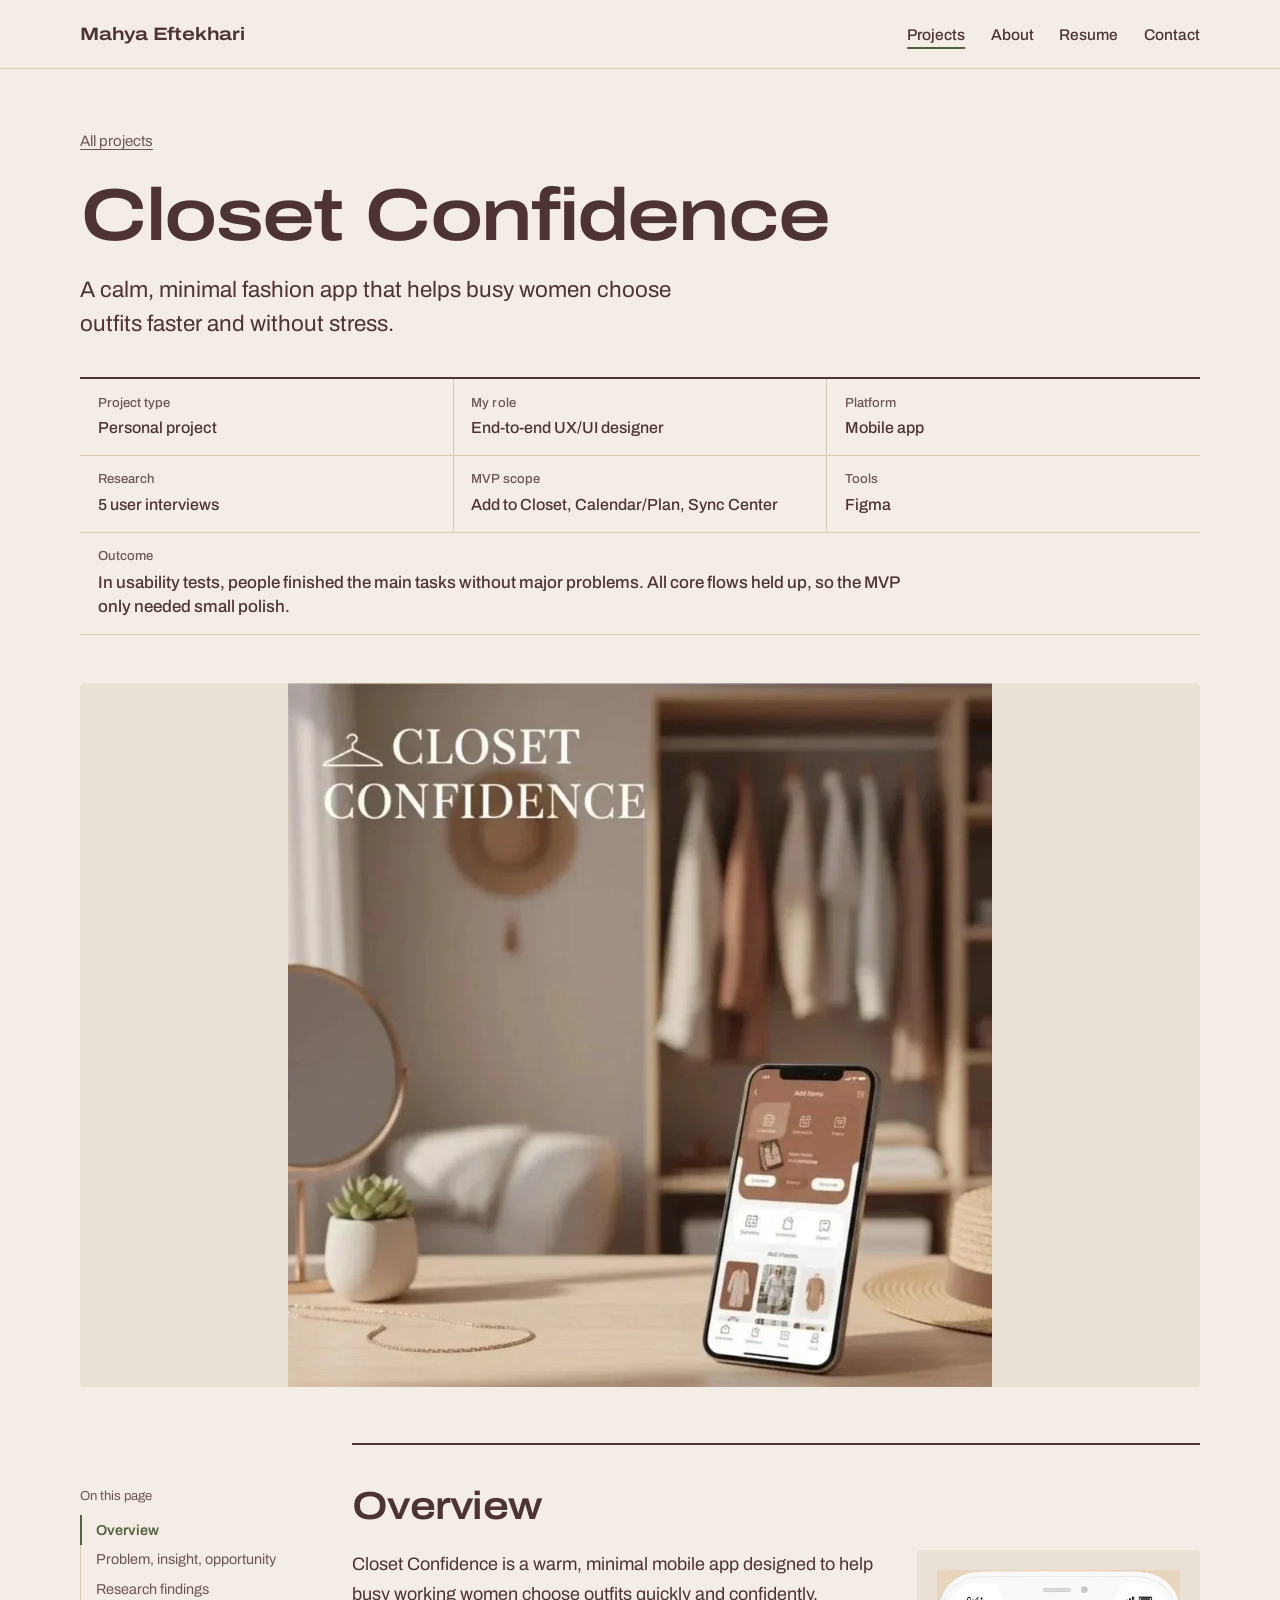
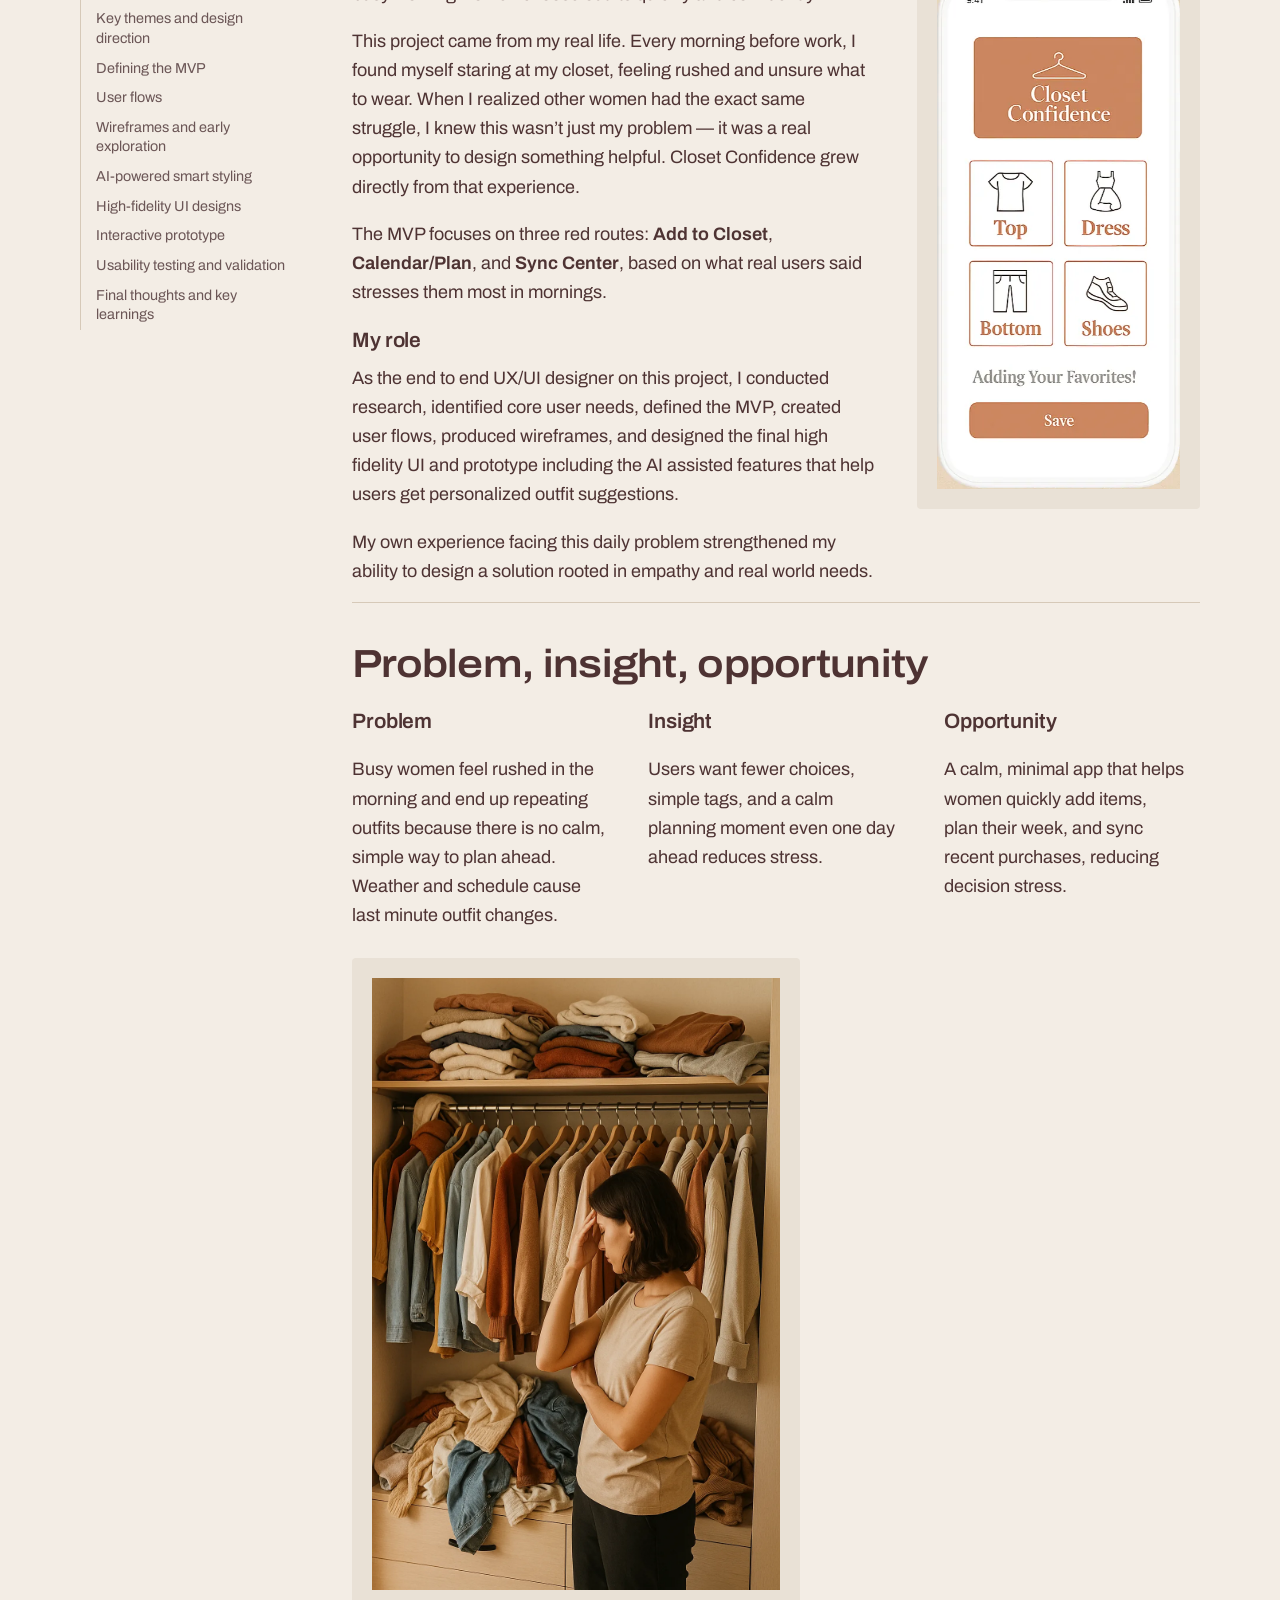
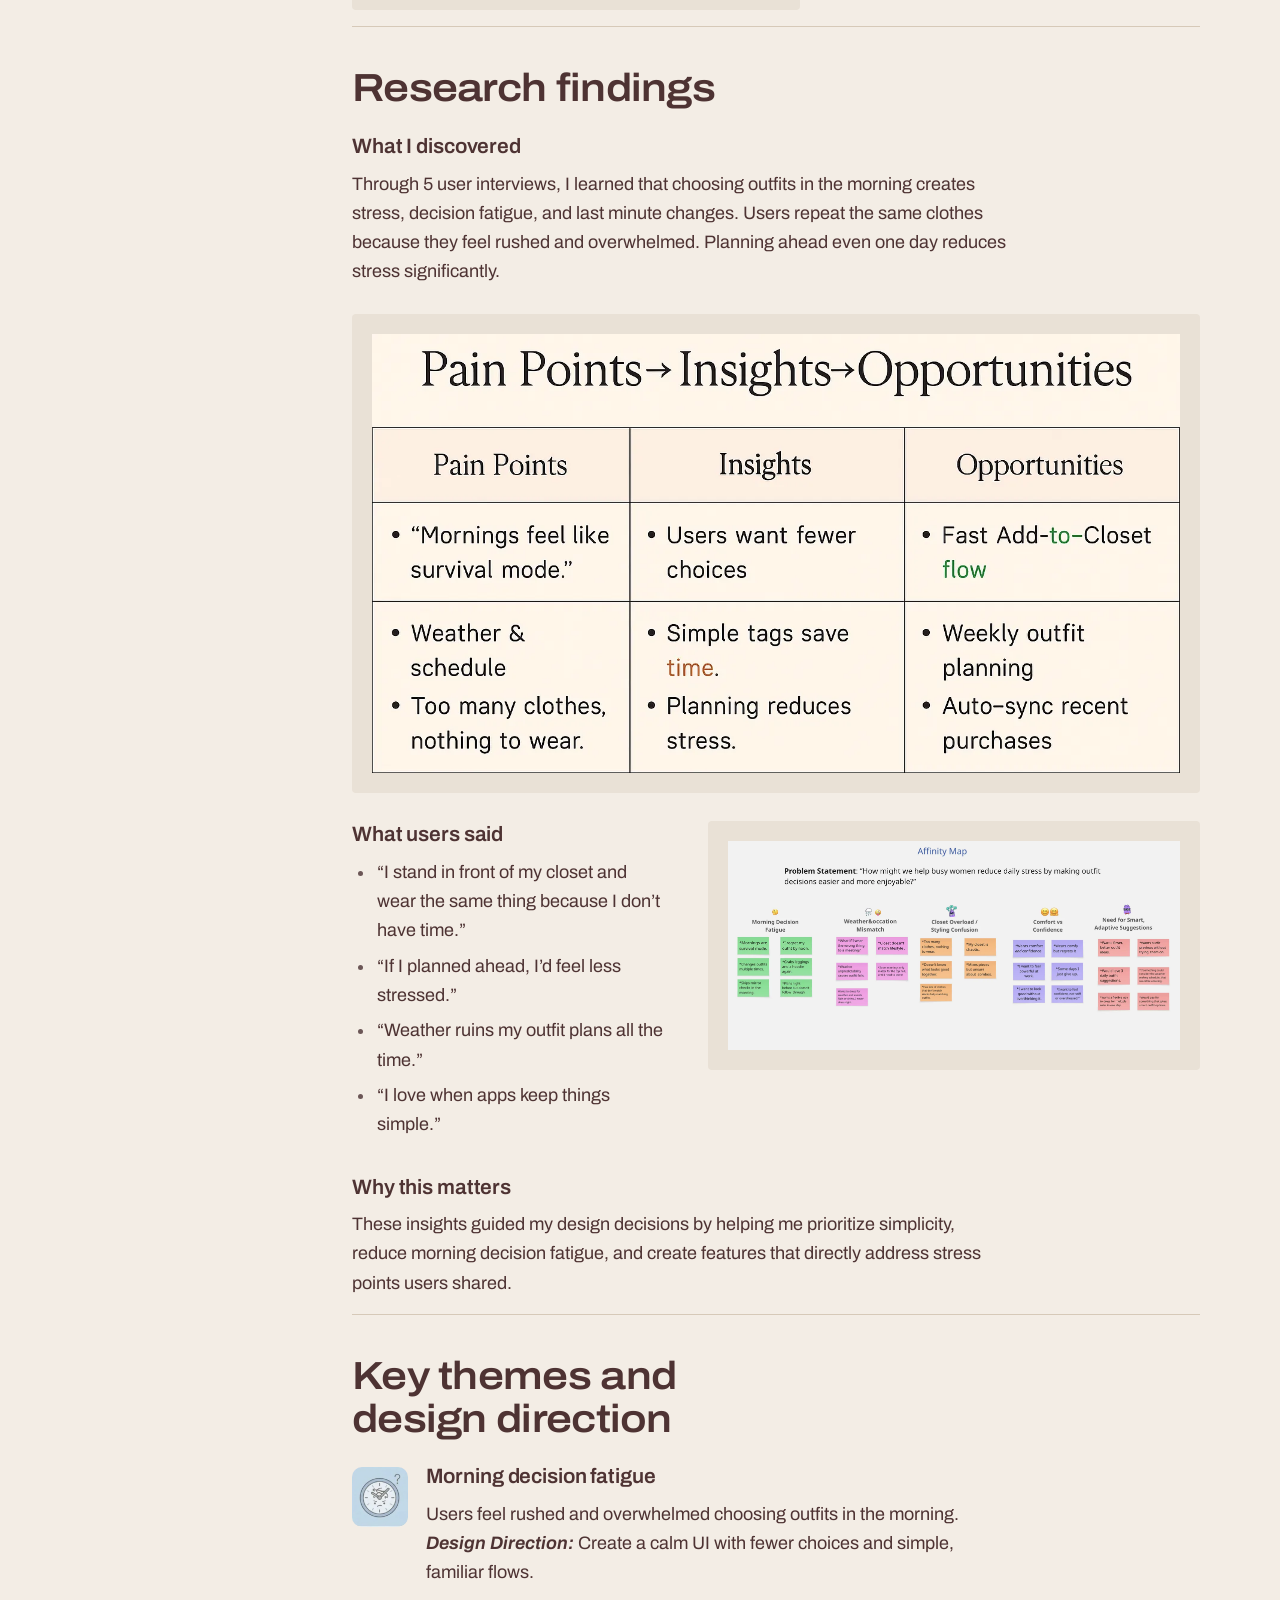
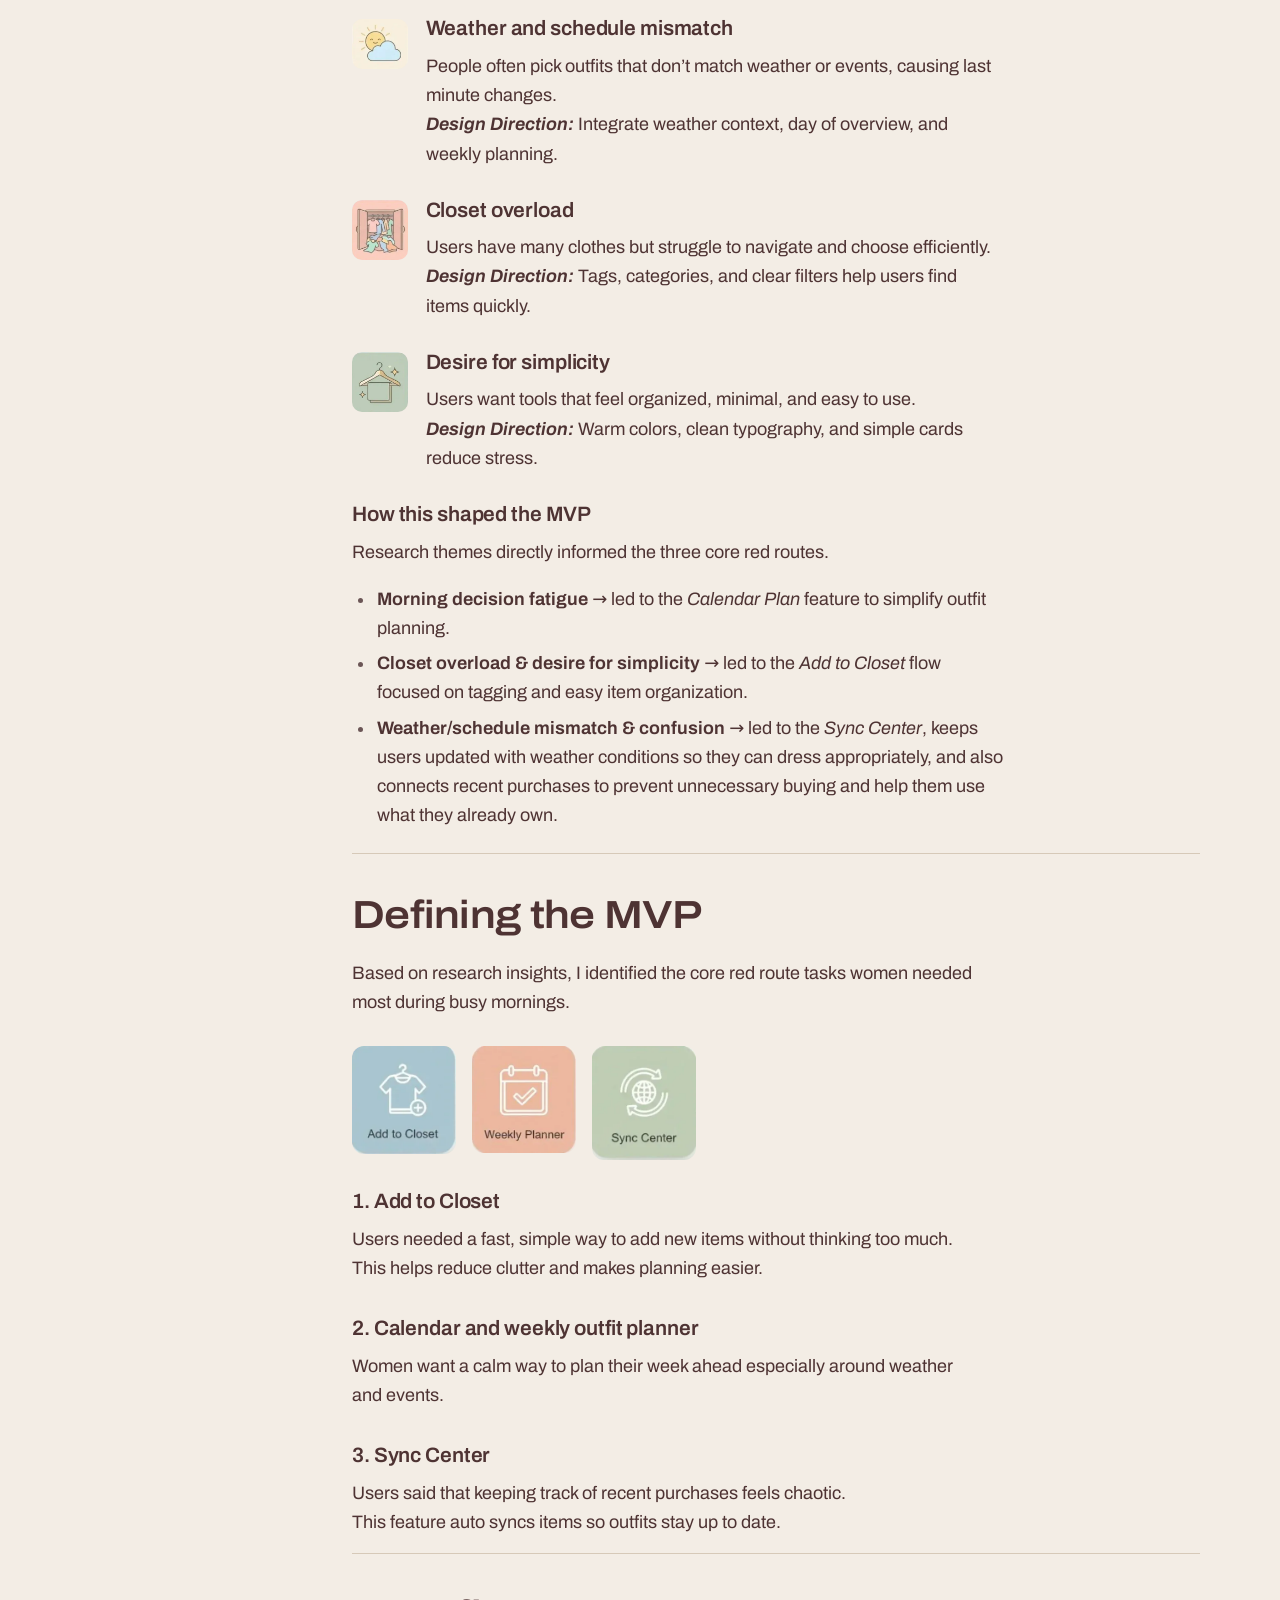
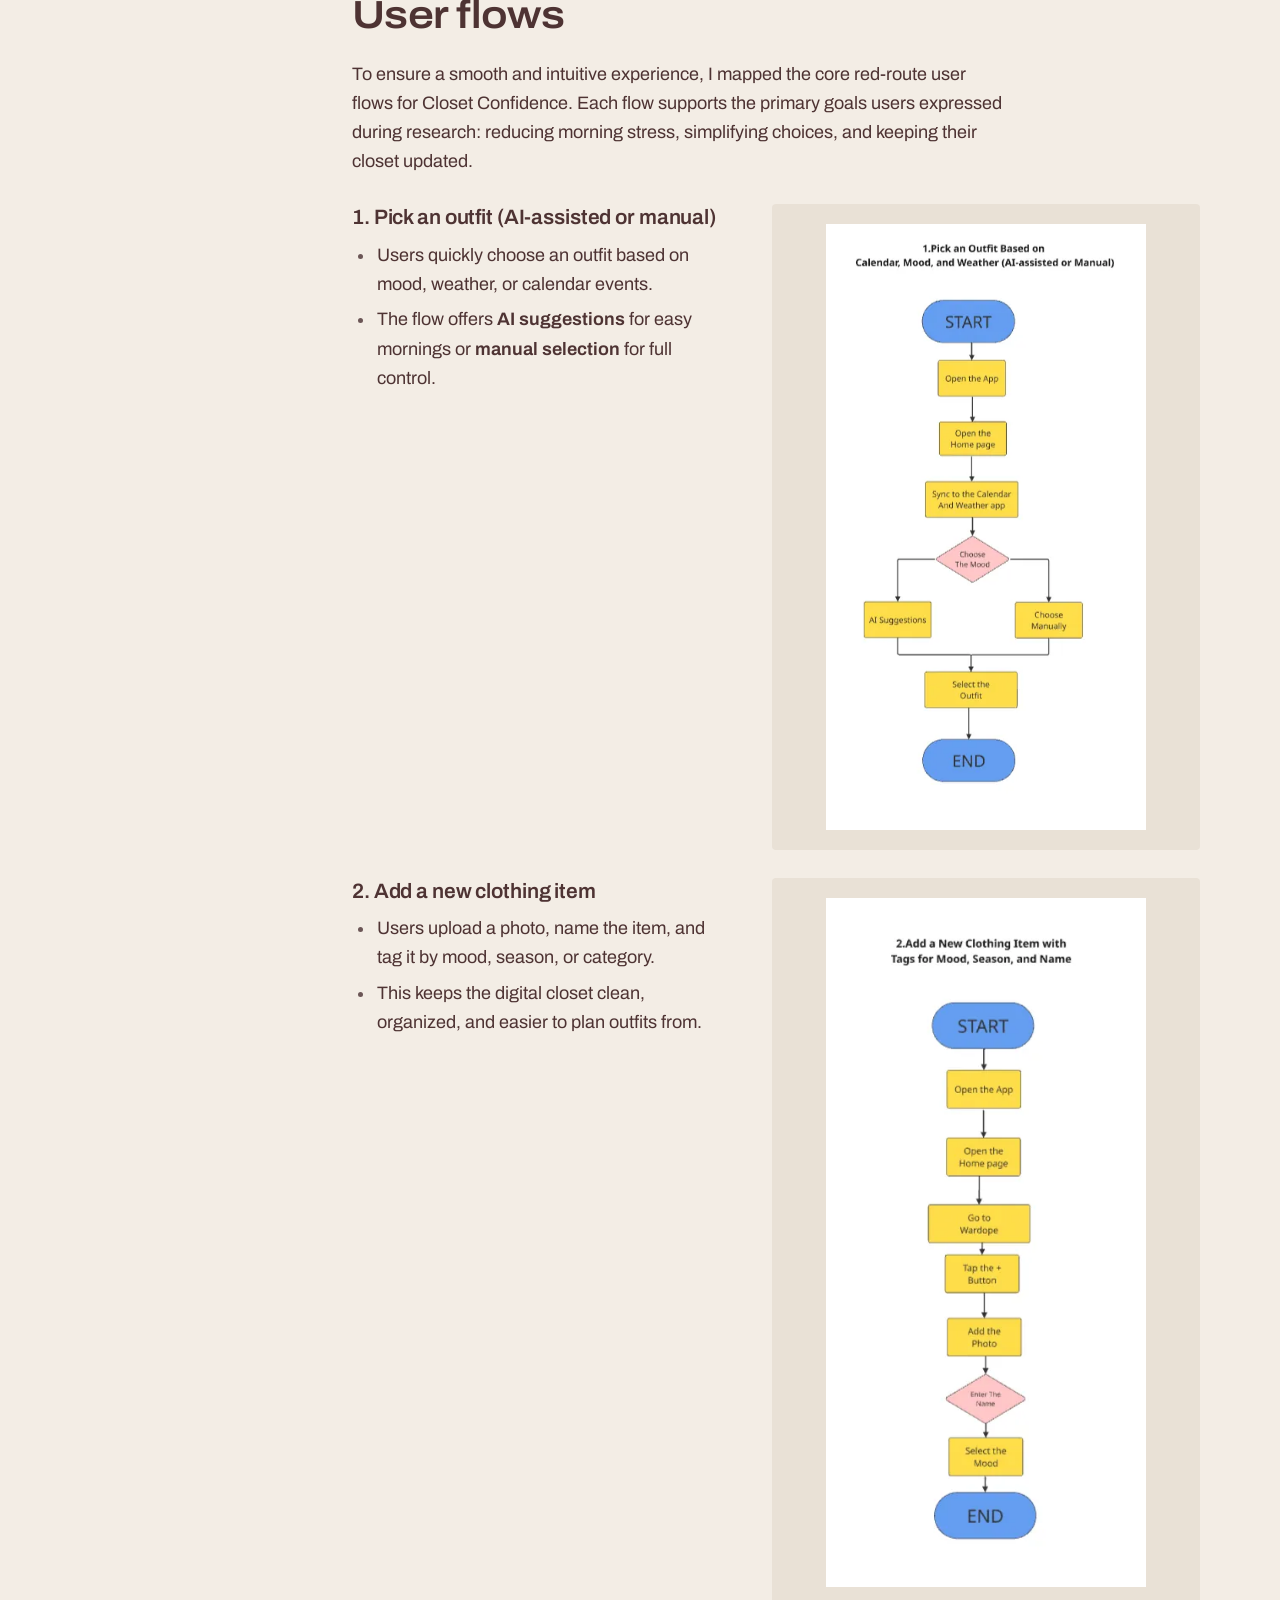
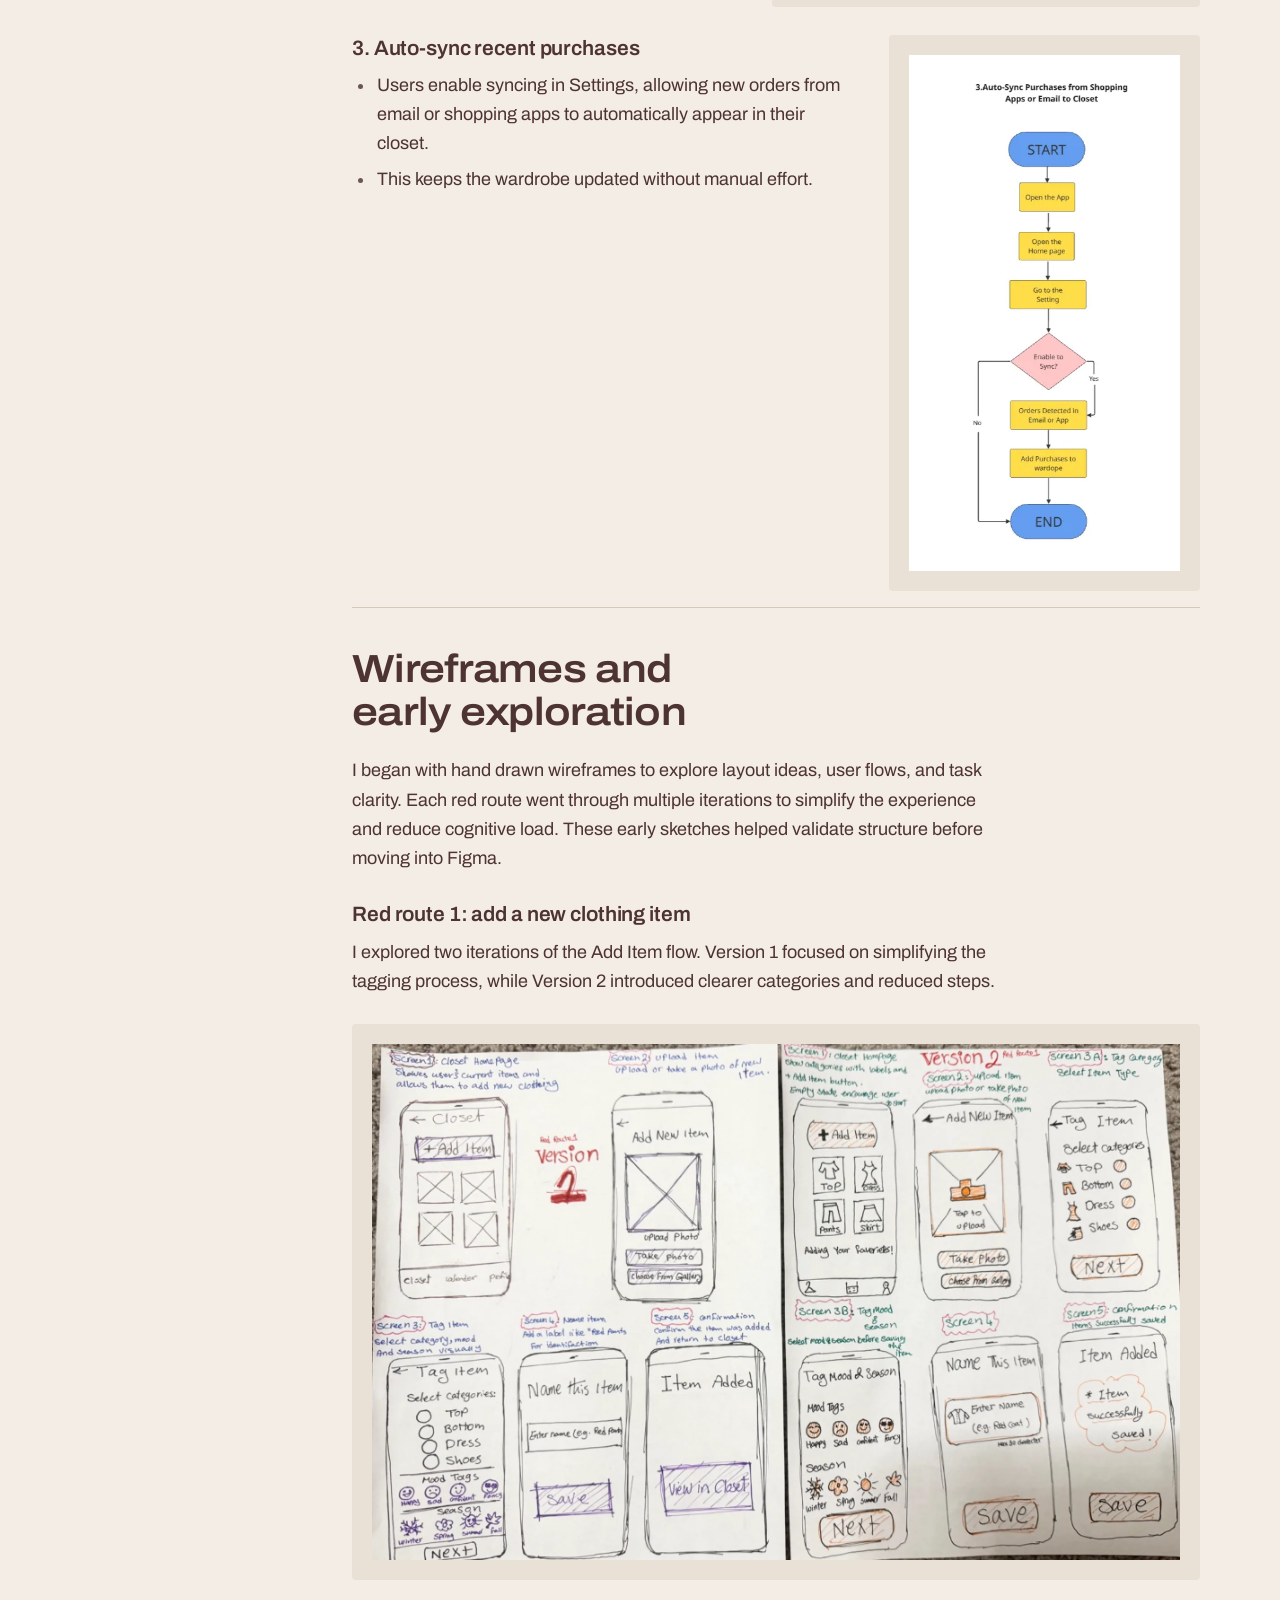
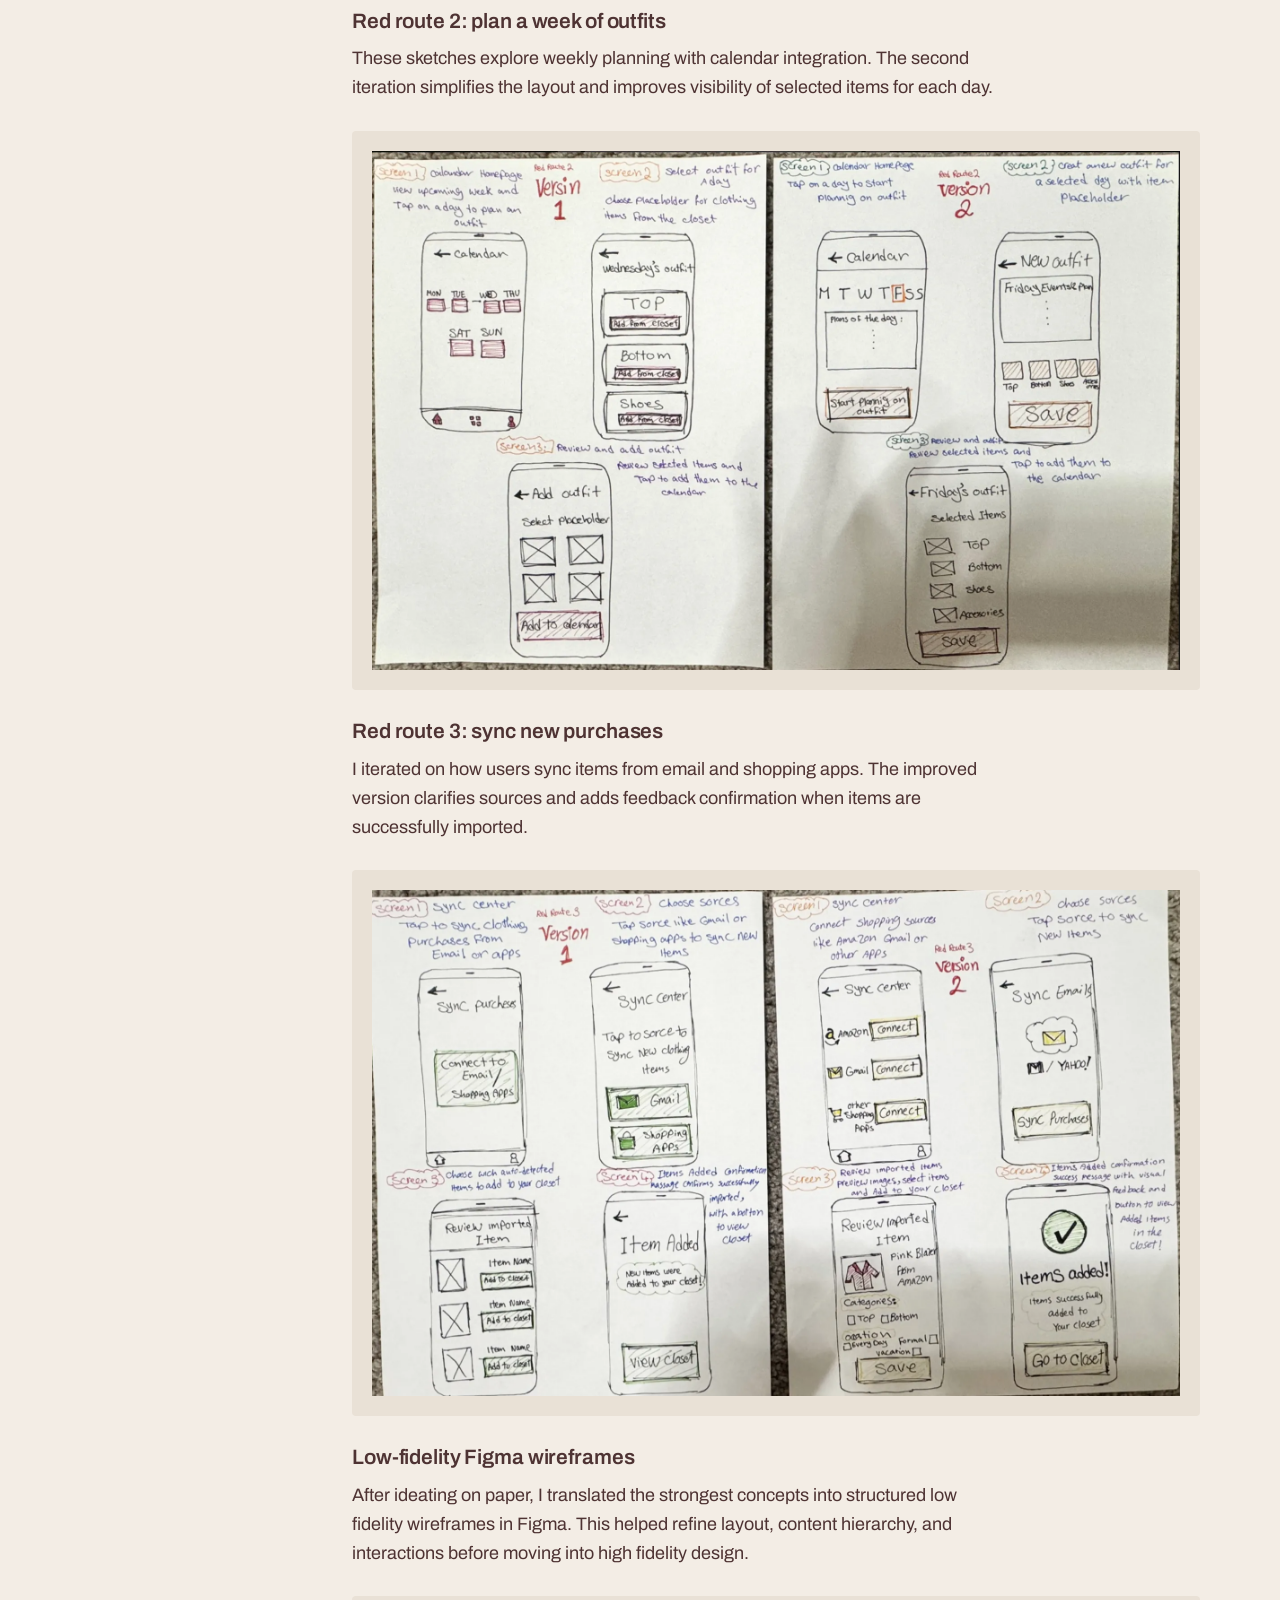
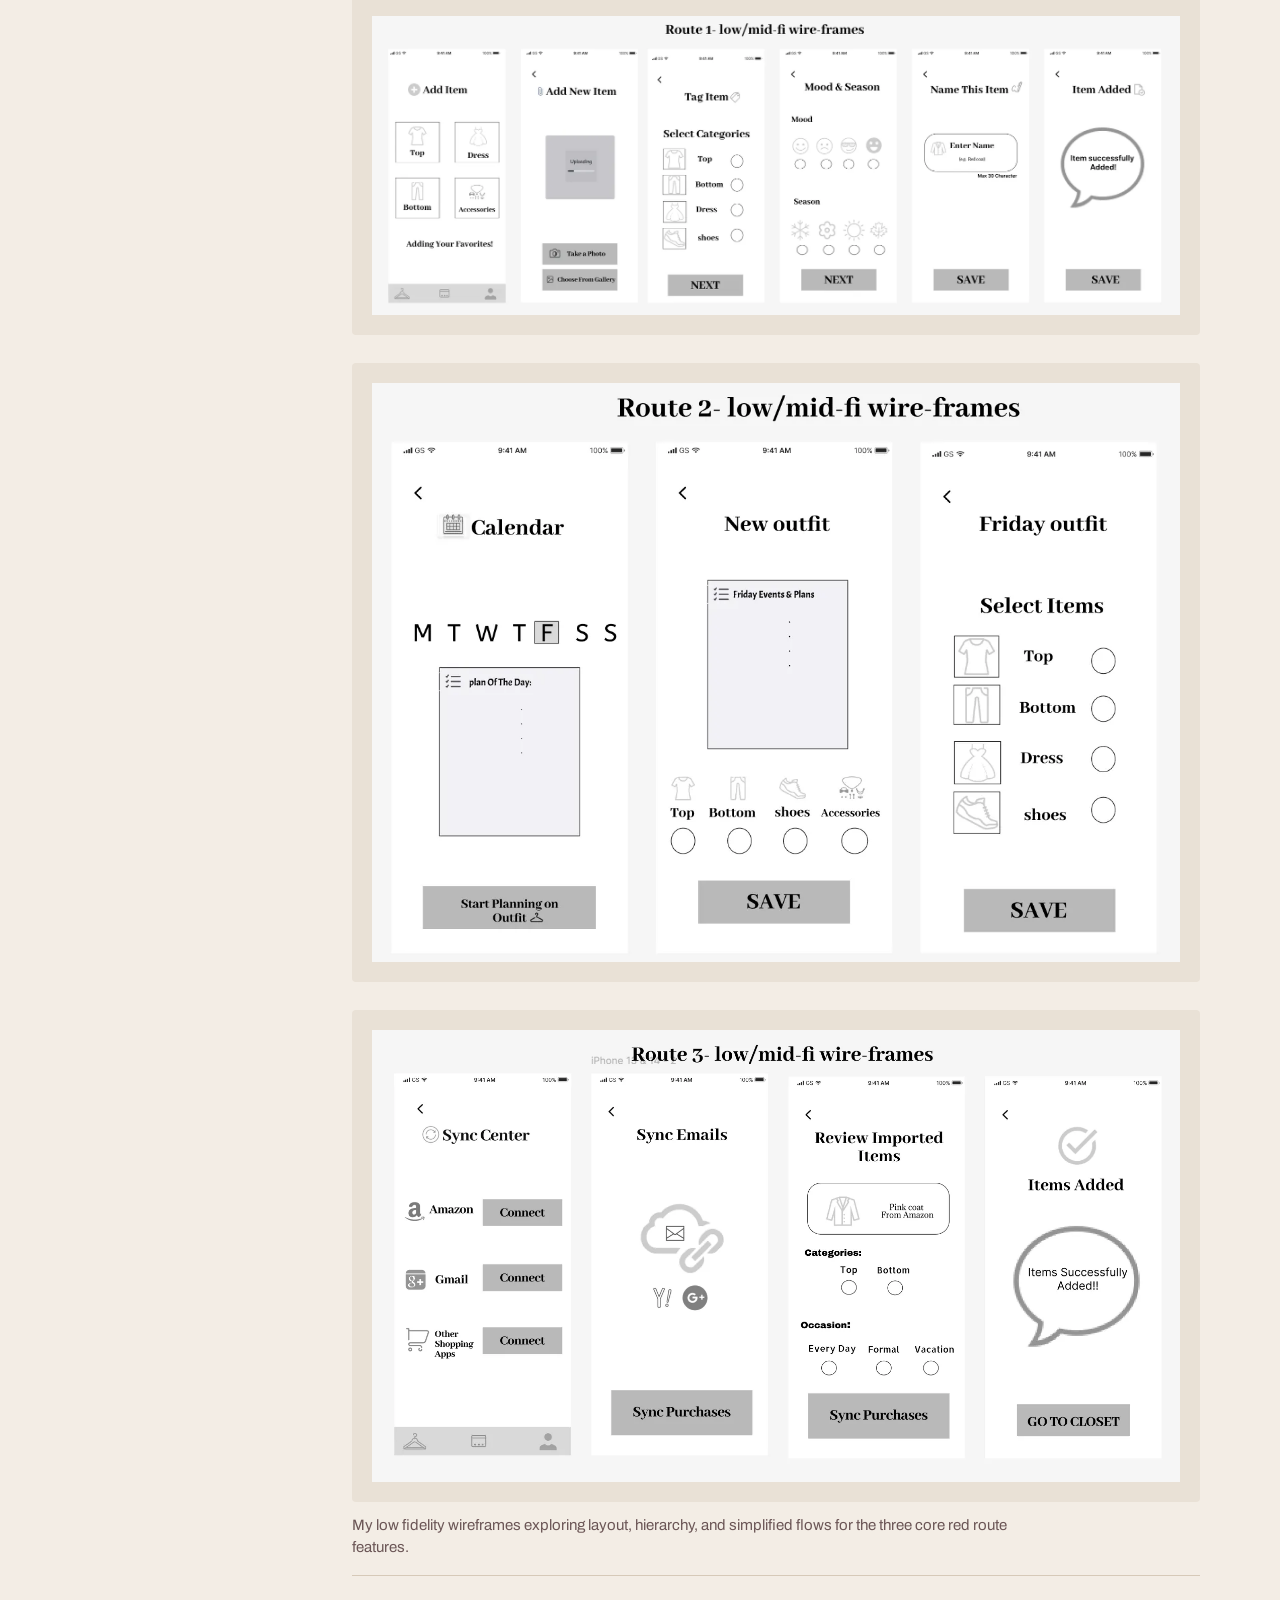
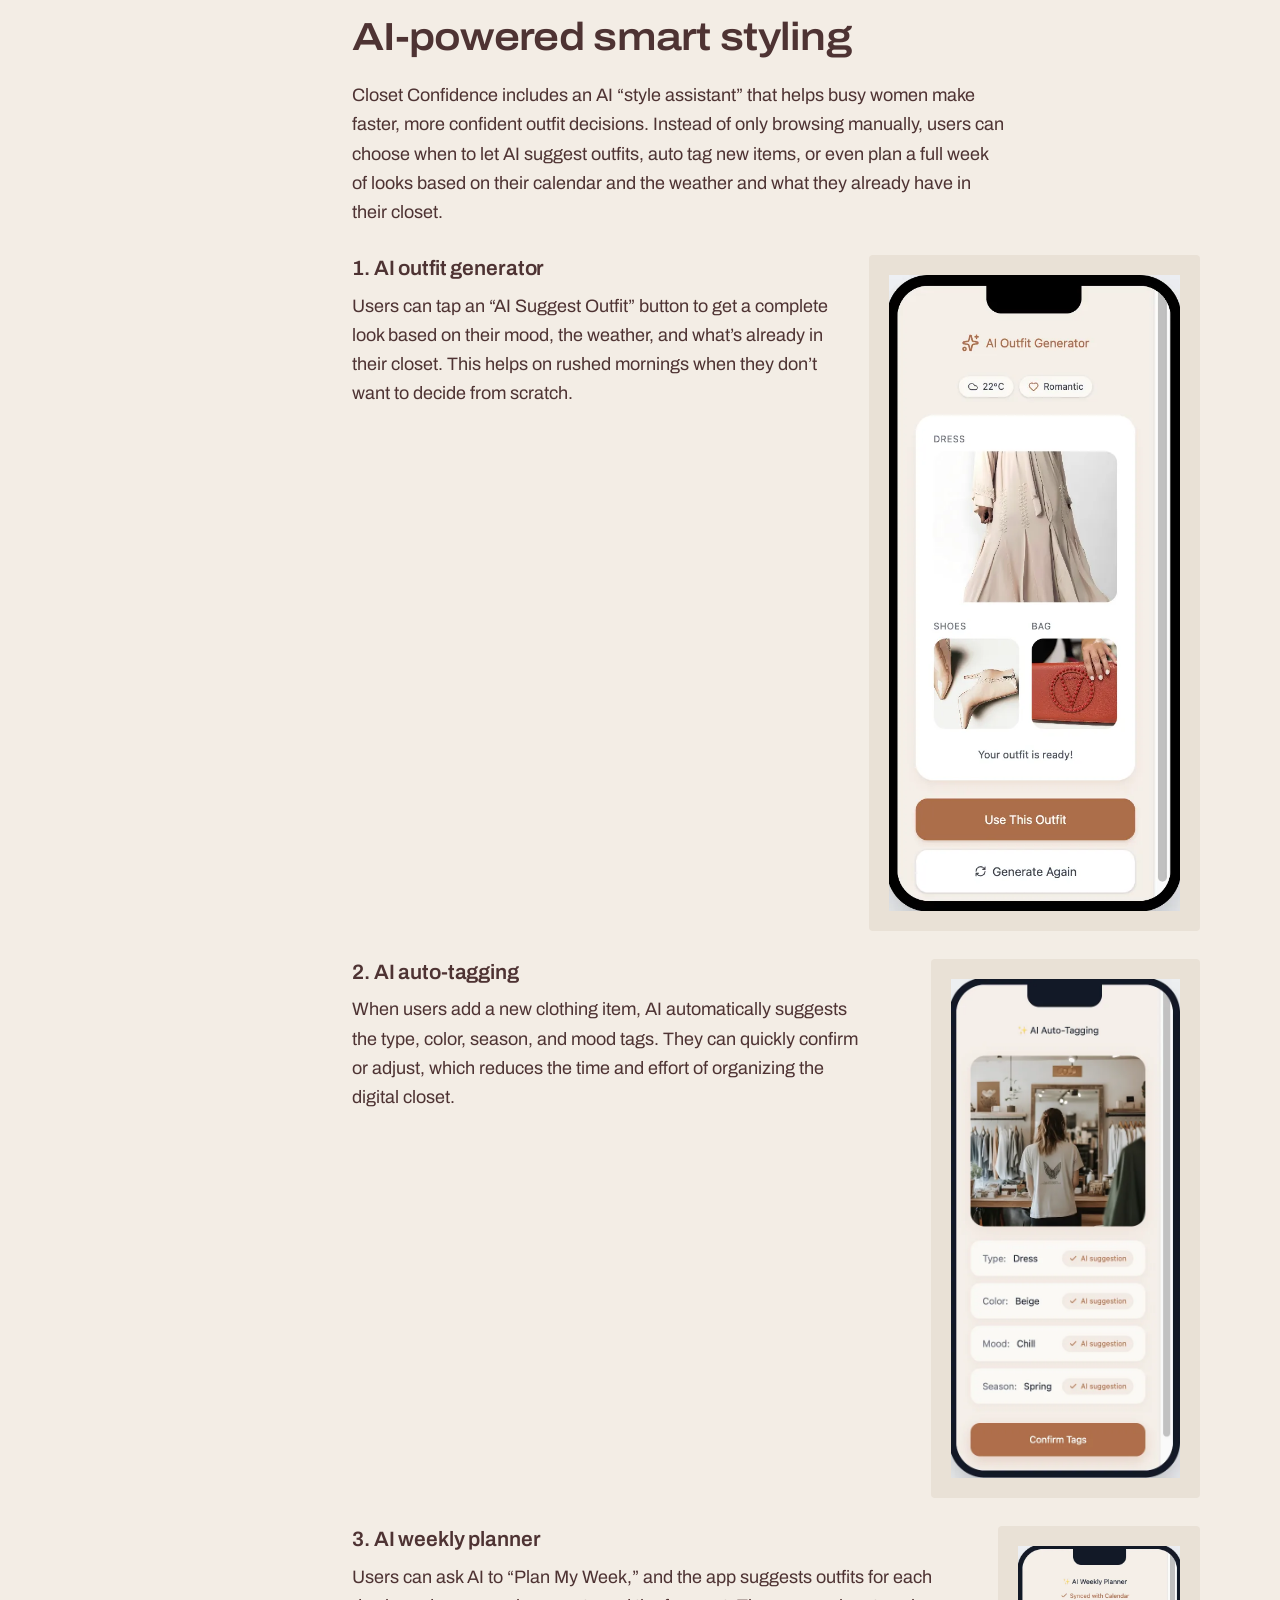
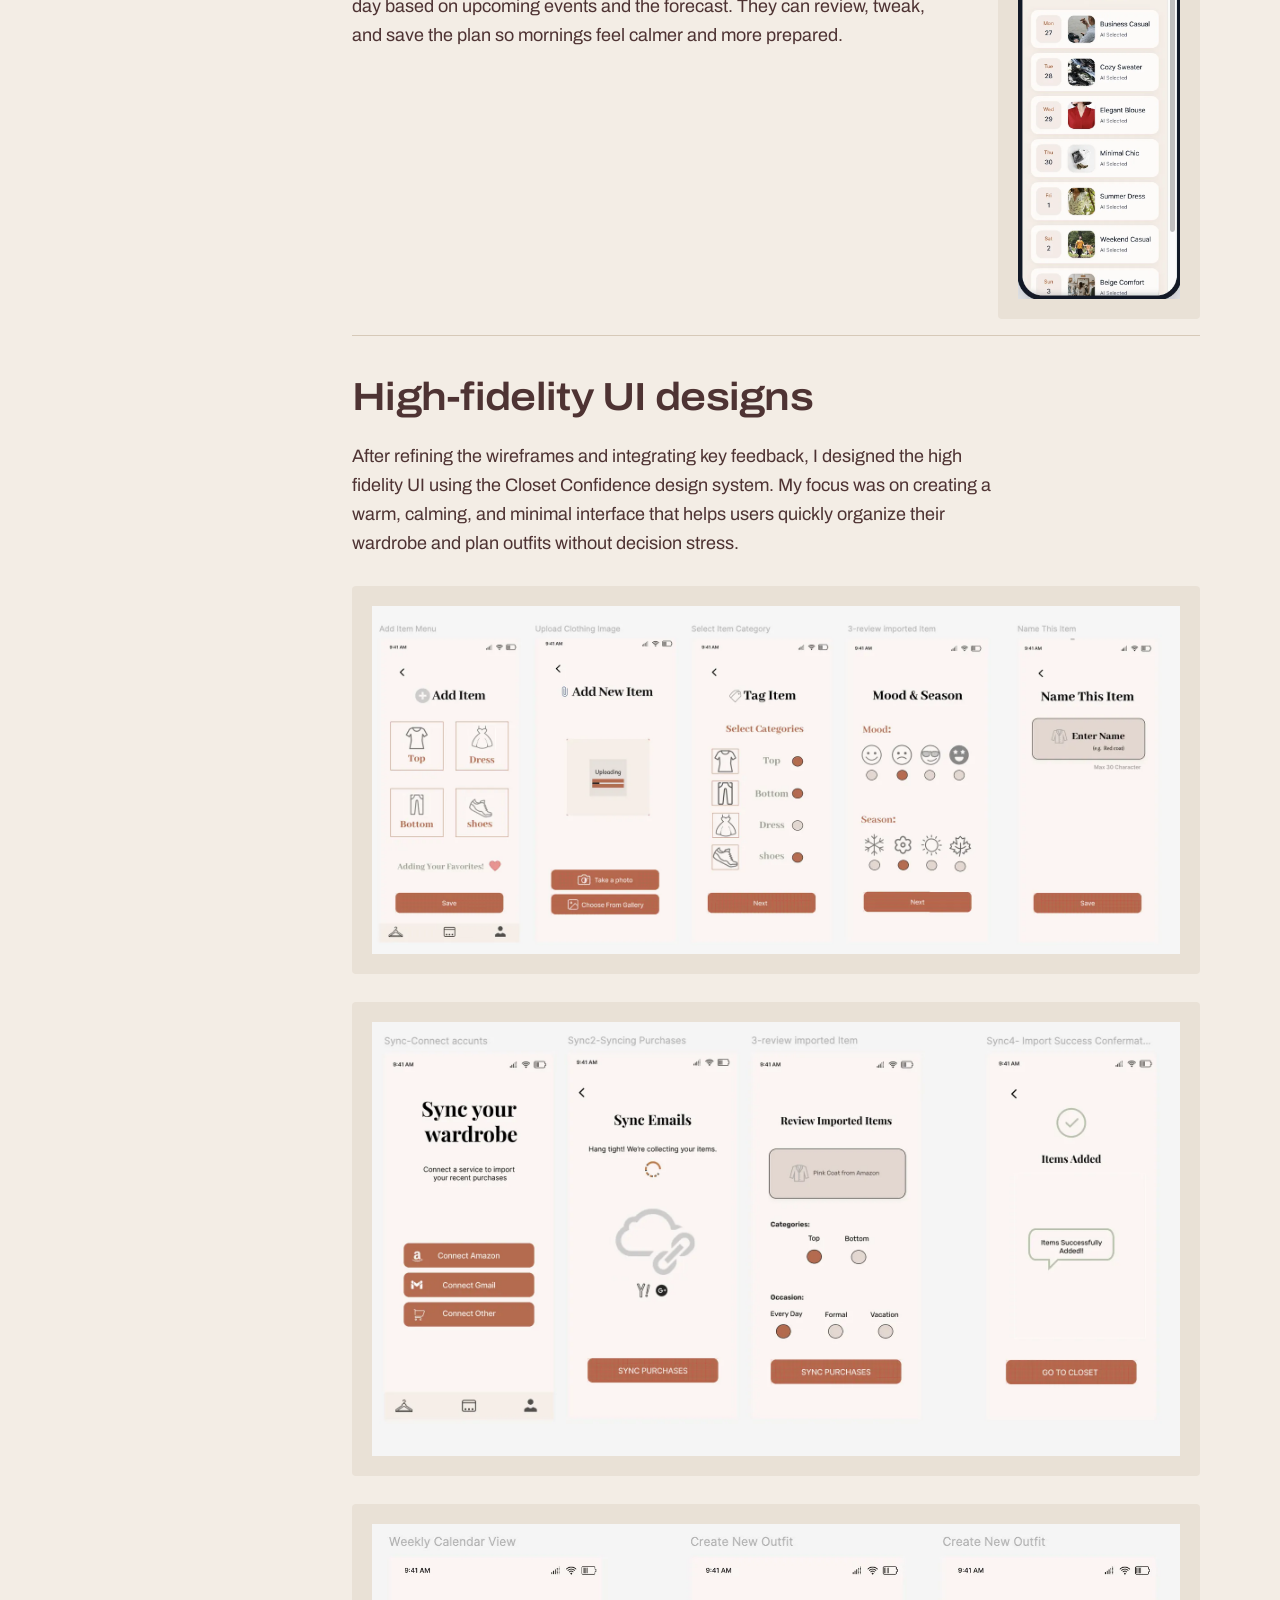
<file: closet-confidence.html>
<!doctype html>
<html lang="en">
<head>
<meta charset="utf-8">
<meta name="viewport" content="width=device-width, initial-scale=1">
<title>Closet Confidence — Mahya Eftekhari</title>
<meta name="description" content="UX case study: an AI-assisted outfit planner for busy working women, from user interviews and journey maps to a tested high-fidelity Figma prototype.">
<link rel="canonical" href="https://www.mahya-uxdesigner.com/closet-confidence">
<meta property="og:type" content="website">
<meta property="og:site_name" content="Mahya Eftekhari">
<meta property="og:title" content="Closet Confidence — Mahya Eftekhari">
<meta property="og:description" content="UX case study: an AI-assisted outfit planner for busy working women, from user interviews and journey maps to a tested high-fidelity Figma prototype.">
<meta property="og:url" content="https://www.mahya-uxdesigner.com/closet-confidence">
<meta property="og:image" content="https://www.mahya-uxdesigner.com/img/unnamed-d8de0d9a.webp">
<meta name="twitter:card" content="summary_large_image">
<meta name="theme-color" content="#f3ede5">
<link rel="icon" href="/favicon.svg" type="image/svg+xml">
<link rel="icon" href="/favicon-32.png" sizes="32x32" type="image/png">
<link rel="apple-touch-icon" href="/apple-touch-icon.png">
<link rel="preload" href="/archivo-latin-wdth-normal.woff2" as="font" type="font/woff2" crossorigin>
<link rel="stylesheet" href="/site.css?v=3">
</head>
<body>
<a class="skip-link" href="#main">Skip to content</a>
<header class="site-header">
  <div class="site-header__inner">
    <a class="wordmark" href="/">Mahya Eftekhari</a>
    <nav class="site-nav" aria-label="Main"><ul><li><a href="/projects" aria-current="page">Projects</a></li><li><a href="/about">About</a></li><li><a href="/s/Mahya-Eftekhari-UX-Designer-Resume.pdf">Resume</a></li><li><a href="/contact">Contact</a></li></ul></nav>
  </div>
</header>
<main id="main">
  <div class="case-head">
    <p class="crumb"><a href="/projects">All projects</a></p>
    <h1 class="display">Closet Confidence</h1>
    <p class="lead">A calm, minimal fashion app that helps busy women choose outfits faster and without stress.</p>
    <dl class="titleblock" style="--tb-cols:3"><div><dt>Project type</dt><dd>Personal project</dd></div><div><dt>My role</dt><dd>End-to-end UX/UI designer</dd></div><div><dt>Platform</dt><dd>Mobile app</dd></div><div><dt>Research</dt><dd>5 user interviews</dd></div><div><dt>MVP scope</dt><dd>Add to Closet, Calendar/Plan, Sync Center</dd></div><div><dt>Tools</dt><dd>Figma</dd></div><div class="titleblock__wide"><dt>Outcome</dt><dd>In usability tests, people finished the main tasks without major problems. All core flows held up, so the MVP only needed small polish.</dd></div></dl>
  </div>
  <div class="case-hero"><div class="case-hero__frame is-portrait"><img src="/img/unnamed-d8de0d9a.webp" alt="Closet Confidence app on a phone in front of an open closet" width="881" height="881" fetchpriority="high" decoding="async"></div></div>
  <div class="case-body">
    <nav class="toc" aria-label="On this page"><p>On this page</p><ol><li><a href="#overview">Overview</a></li><li><a href="#problem-insight-opportunity">Problem, insight, opportunity</a></li><li><a href="#research-findings">Research findings</a></li><li><a href="#key-themes-and-design-direction">Key themes and design direction</a></li><li><a href="#defining-the-mvp">Defining the MVP</a></li><li><a href="#user-flows">User flows</a></li><li><a href="#wireframes-and-early-exploration">Wireframes and early exploration</a></li><li><a href="#ai-powered-smart-styling">AI-powered smart styling</a></li><li><a href="#high-fidelity-ui-designs">High-fidelity UI designs</a></li><li><a href="#interactive-prototype">Interactive prototype</a></li><li><a href="#usability-testing-and-validation">Usability testing and validation</a></li><li><a href="#final-thoughts-and-key-learnings">Final thoughts and key learnings</a></li></ol></nav>
    <div class="case-content">
      <section class="case-section" id="overview" aria-labelledby="overview-h"><h2 id="overview-h">Overview</h2><div class="flow"><div class="cols" style="--cols:minmax(0,13fr) minmax(0,7fr)"><div class="col"><div class="prose"><p>Closet Confidence is a warm, minimal mobile app designed to help busy working women choose outfits quickly and confidently. </p><p>This project came from my real life. Every morning before work, I found myself staring at my closet, feeling rushed and unsure what to wear. When I realized other women had the exact same struggle, I knew this wasn’t just my problem — it was a real opportunity to design something helpful. Closet Confidence grew directly from that experience.</p><p>The MVP focuses on three red routes: <strong>Add to Closet</strong>, <strong>Calendar/Plan</strong>, and <strong>Sync Center</strong>, based on what real users said stresses them most in mornings. </p></div><div class="prose"><h3>My role</h3><p>As the end to end UX/UI designer on this project, I conducted research, identified core user needs, defined the MVP, created user flows, produced wireframes, and designed the final high fidelity UI and prototype including the AI assisted features that help users get personalized outfit suggestions. </p><p>My own experience facing this daily problem strengthened my ability to design a solution rooted in empathy and real world needs.</p></div></div><div class="col"><figure class="figure figure--tall"><div class="figure__frame"><a class="zoom" href="/img/86c1bf66-8ba2-4304-bccf-3ec0ff6e133c-76b76393.webp" data-zoom="/img/86c1bf66-8ba2-4304-bccf-3ec0ff6e133c-76b76393.webp" aria-label="Enlarge image: Closet Confidence screen for adding a clothing item by category"><img src="/img/86c1bf66-8ba2-4304-bccf-3ec0ff6e133c-76b76393.webp" alt="Closet Confidence screen for adding a clothing item by category" width="412" height="879" style="max-width:min(100%,320px)" loading="lazy" decoding="async"></a></div></figure></div></div></div></section><section class="case-section" id="problem-insight-opportunity" aria-labelledby="problem-insight-opportunity-h"><h2 id="problem-insight-opportunity-h">Problem, insight, opportunity</h2><div class="flow"><div class="cols" style="--cols:minmax(0,8fr) minmax(0,8fr) minmax(0,8fr)"><div class="col"><div class="prose"><h3>Problem</h3></div><div class="prose"><p>Busy women feel rushed in the morning and end up repeating outfits because there is no calm, simple way to plan ahead. Weather and schedule cause last minute outfit changes.</p></div></div><div class="col"><div class="prose"><h3>Insight</h3></div><div class="prose"><p>Users want fewer choices, simple tags, and a calm planning moment even one day ahead reduces stress. </p></div></div><div class="col"><div class="prose"><h3>Opportunity</h3></div><div class="prose"><p>A calm, minimal app that helps women quickly add items, plan their week, and sync recent purchases, reducing decision stress.</p></div></div></div>
<figure class="figure figure--tall"><div class="figure__frame"><a class="zoom" href="/img/d7b30e58-c583-4831-8bf8-de349eafec64-b6bfe83b.webp" data-zoom="/img/d7b30e58-c583-4831-8bf8-de349eafec64-b6bfe83b.webp" aria-label="Enlarge image: A woman looking through a crowded closet"><img src="/img/d7b30e58-c583-4831-8bf8-de349eafec64-b6bfe83b.webp" alt="A woman looking through a crowded closet" width="1024" height="1536" style="max-width:min(100%,460px)" loading="lazy" decoding="async"></a></div></figure></div></section><section class="case-section" id="research-findings" aria-labelledby="research-findings-h"><h2 id="research-findings-h">Research findings</h2><div class="flow"><div class="prose"><h3>What I discovered</h3><p>Through 5 user interviews, I learned that choosing outfits in the morning creates stress, decision fatigue, and last minute changes. Users repeat the same clothes because they feel rushed and overwhelmed. Planning ahead even one day reduces stress significantly.</p></div>
<figure class="figure"><div class="figure__frame"><a class="zoom" href="/img/d460e732-508b-4a21-9c0f-05478bd4e489-4bc0afe7.webp" data-zoom="/img/d460e732-508b-4a21-9c0f-05478bd4e489-4bc0afe7.webp" aria-label="Enlarge image: Table connecting pain points, insights and opportunities"><img src="/img/d460e732-508b-4a21-9c0f-05478bd4e489-4bc0afe7.webp" alt="Table connecting pain points, insights and opportunities" width="1350" height="734" style="max-width:min(100%,1350px)" loading="lazy" decoding="async"></a></div></figure>
<div class="cols" style="--cols:minmax(0,9fr) minmax(0,14fr)"><div class="col"><div class="prose"><h3>What users said</h3><ul><li>“I stand in front of my closet and wear the same thing because I don’t have time.”</li><li>“If I planned ahead, I’d feel less stressed.”</li><li>“Weather ruins my outfit plans all the time.”</li><li>“I love when apps keep things simple.”</li></ul></div></div><div class="col"><figure class="figure"><div class="figure__frame"><a class="zoom" href="/img/screenshot-2025-08-21-at-3-49-59-pm-0ae9855f.webp" data-zoom="/img/screenshot-2025-08-21-at-3-49-59-pm-0ae9855f.webp" aria-label="Enlarge image: Affinity map of interview notes grouped into themes"><img src="/img/screenshot-2025-08-21-at-3-49-59-pm-0ae9855f.webp" alt="Affinity map of interview notes grouped into themes" width="1800" height="830" style="max-width:min(100%,1800px)" loading="lazy" decoding="async"></a></div></figure></div></div>
<div class="prose"><h3>Why this matters</h3><p>These insights guided my design decisions by helping me prioritize simplicity, reduce morning decision fatigue, and create features that directly address stress points users shared.</p></div></div></section><section class="case-section" id="key-themes-and-design-direction" aria-labelledby="key-themes-and-design-direction-h"><h2 id="key-themes-and-design-direction-h">Key themes and design direction</h2><div class="flow"><div class="media"><img class="icon" src="/img/icons-12616c43.webp" alt="" width="208" height="224" loading="lazy"><div class="prose"><h3>Morning decision fatigue</h3><p>Users feel rushed and overwhelmed choosing outfits in the morning.<br> <strong><em>Design Direction:</em></strong> Create a calm UI with fewer choices and simple, familiar flows.</p></div></div>
<div class="media"><img class="icon" src="/img/icons-083d1ae7.webp" alt="" width="214" height="191" loading="lazy"><div class="prose"><h3>Weather and schedule mismatch</h3><p>People often pick outfits that don’t match weather or events, causing last minute changes.<br> <strong><em>Design Direction:</em></strong> Integrate weather context, day of overview, and weekly planning.</p></div></div>
<div class="media"><img class="icon" src="/img/icons-040c495f.webp" alt="" width="208" height="223" loading="lazy"><div class="prose"><h3>Closet overload</h3><p>Users have many clothes but struggle to navigate and choose efficiently.<br> <strong><em>Design Direction:</em></strong> Tags, categories, and clear filters help users find items quickly.</p></div></div>
<div class="media"><img class="icon" src="/img/icons-0d760df8.webp" alt="" width="209" height="225" loading="lazy"><div class="prose"><h3>Desire for simplicity</h3><p>Users want tools that feel organized, minimal, and easy to use.<br> <strong><em>Design Direction:</em></strong> Warm colors, clean typography, and simple cards reduce stress.</p></div></div>
<div class="prose"><h3>How this shaped the MVP</h3><p> Research themes directly informed the three core red routes.</p><ul><li><strong>Morning decision fatigue</strong> → led to the <em>Calendar Plan</em> feature to simplify outfit planning.</li><li><strong>Closet overload &amp; desire for simplicity</strong> → led to the <em>Add to Closet</em> flow focused on tagging and easy item organization.</li><li><strong>Weather/schedule mismatch &amp; confusion</strong> → led to the <em>Sync Center</em>, keeps users updated with weather conditions so they can dress appropriately, and also connects recent purchases to prevent unnecessary buying and help them use what they already own.</li></ul></div></div></section><section class="case-section" id="defining-the-mvp" aria-labelledby="defining-the-mvp-h"><h2 id="defining-the-mvp-h">Defining the MVP</h2><div class="flow"><div class="prose"><p>Based on research insights, I identified the core red route tasks women needed most during busy mornings.</p></div>
<ul class="icons"><li><img src="/img/icon2-2ad614bf.webp" alt="" loading="lazy" width="248" height="259"></li><li><img src="/img/icon2-b4a072d3.webp" alt="" loading="lazy" width="251" height="260"></li><li><img src="/img/icon2-0973a51d.webp" alt="" loading="lazy" width="244" height="269"></li></ul>
<div class="prose"><h3>1. Add to Closet</h3><p>Users needed a fast, simple way to add new items without thinking too much.<br> This helps reduce clutter and makes planning easier.</p><h3>2. Calendar and weekly outfit planner</h3><p>Women want a calm way to plan their week ahead especially around weather and events.</p><h3>3. Sync Center</h3><p>Users said that keeping track of recent purchases feels chaotic.<br> This feature auto syncs items so outfits stay up to date.</p></div></div></section><section class="case-section" id="user-flows" aria-labelledby="user-flows-h"><h2 id="user-flows-h">User flows</h2><div class="flow"><div class="prose"><p>To ensure a smooth and intuitive experience, I mapped the core red-route user flows for Closet Confidence. Each flow supports the primary goals users expressed during research: reducing morning stress, simplifying choices, and keeping their closet updated.</p></div>
<div class="cols" style="--cols:minmax(0,8fr) minmax(0,9fr)"><div class="col"><div class="prose"><h3>1. Pick an outfit (AI-assisted or manual)</h3><ul><li>Users quickly choose an outfit based on mood, weather, or calendar events.</li><li>The flow offers <strong>AI suggestions</strong> for easy mornings or <strong>manual selection</strong> for full control.</li></ul></div></div><div class="col"><figure class="figure figure--tall"><div class="figure__frame"><a class="zoom" href="/img/screenshot-2025-06-30-at-3-46-16-pm-4e87840e.webp" data-zoom="/img/screenshot-2025-06-30-at-3-46-16-pm-4e87840e.webp" aria-label="Enlarge image: User flow: pick an outfit"><img src="/img/screenshot-2025-06-30-at-3-46-16-pm-4e87840e.webp" alt="User flow: pick an outfit" width="416" height="787" style="max-width:min(100%,320px)" loading="lazy" decoding="async"></a></div></figure></div></div>
<div class="cols" style="--cols:minmax(0,8fr) minmax(0,9fr)"><div class="col"><div class="prose"><h3>2. Add a new clothing item</h3><ul><li>Users upload a photo, name the item, and tag it by mood, season, or category.</li><li>This keeps the digital closet clean, organized, and easier to plan outfits from.</li></ul></div></div><div class="col"><figure class="figure figure--tall"><div class="figure__frame"><a class="zoom" href="/img/screenshot-2025-06-30-at-3-46-16-pm-d1c8817a.webp" data-zoom="/img/screenshot-2025-06-30-at-3-46-16-pm-d1c8817a.webp" aria-label="Enlarge image: User flow: add a new clothing item"><img src="/img/screenshot-2025-06-30-at-3-46-16-pm-d1c8817a.webp" alt="User flow: add a new clothing item" width="379" height="816" style="max-width:min(100%,320px)" loading="lazy" decoding="async"></a></div></figure></div></div>
<div class="cols" style="--cols:minmax(0,8fr) minmax(0,5fr)"><div class="col"><div class="prose"><h3>3. Auto-sync recent purchases</h3><ul><li>Users enable syncing in Settings, allowing new orders from email or shopping apps to automatically appear in their closet.</li><li>This keeps the wardrobe updated without manual effort.</li></ul></div></div><div class="col"><figure class="figure figure--tall"><div class="figure__frame"><a class="zoom" href="/img/screenshot-2025-06-30-at-3-46-16-pm-c6457e44.webp" data-zoom="/img/screenshot-2025-06-30-at-3-46-16-pm-c6457e44.webp" aria-label="Enlarge image: User flow: auto-sync recent purchases"><img src="/img/screenshot-2025-06-30-at-3-46-16-pm-c6457e44.webp" alt="User flow: auto-sync recent purchases" width="427" height="814" style="max-width:min(100%,320px)" loading="lazy" decoding="async"></a></div></figure></div></div></div></section><section class="case-section" id="wireframes-and-early-exploration" aria-labelledby="wireframes-and-early-exploration-h"><h2 id="wireframes-and-early-exploration-h">Wireframes and early exploration</h2><div class="flow"><div class="prose"><p>I began with hand drawn wireframes to explore layout ideas, user flows, and task clarity. Each red route went through multiple iterations to simplify the experience and reduce cognitive load. These early sketches helped validate structure before moving into Figma.</p></div>
<div class="prose"><h3>Red route 1: add a new clothing item</h3><p>I explored two iterations of the Add Item flow. Version 1 focused on simplifying the tagging process, while Version 2 introduced clearer categories and reduced steps.</p></div>
<figure class="figure"><div class="figure__frame"><a class="zoom" href="/img/red-route-1-3e239c7b.webp" data-zoom="/img/red-route-1-3e239c7b.webp" aria-label="Enlarge image: Hand-drawn wireframe iterations for adding a clothing item"><img src="/img/red-route-1-3e239c7b.webp" alt="Hand-drawn wireframe iterations for adding a clothing item" width="1800" height="1149" style="max-width:min(100%,1800px)" loading="lazy" decoding="async"></a></div></figure>
<div class="prose"><h3>Red route 2: plan a week of outfits</h3><p>These sketches explore weekly planning with calendar integration. The second iteration simplifies the layout and improves visibility of selected items for each day.</p></div>
<figure class="figure"><div class="figure__frame"><a class="zoom" href="/img/red-route-2-f50d676c.webp" data-zoom="/img/red-route-2-f50d676c.webp" aria-label="Enlarge image: Hand-drawn wireframe iterations for planning a week of outfits"><img src="/img/red-route-2-f50d676c.webp" alt="Hand-drawn wireframe iterations for planning a week of outfits" width="1800" height="1157" style="max-width:min(100%,1800px)" loading="lazy" decoding="async"></a></div></figure>
<div class="prose"><h3>Red route 3: sync new purchases</h3><p>I iterated on how users sync items from email and shopping apps. The improved version clarifies sources and adds feedback confirmation when items are successfully imported.</p></div>
<figure class="figure"><div class="figure__frame"><a class="zoom" href="/img/red-route-3-1f0d9981.webp" data-zoom="/img/red-route-3-1f0d9981.webp" aria-label="Enlarge image: Hand-drawn wireframe iterations for syncing new purchases"><img src="/img/red-route-3-1f0d9981.webp" alt="Hand-drawn wireframe iterations for syncing new purchases" width="1800" height="1127" style="max-width:min(100%,1800px)" loading="lazy" decoding="async"></a></div></figure>
<div class="prose"><h3>Low-fidelity Figma wireframes</h3><p>After ideating on paper, I translated the strongest concepts into structured low fidelity wireframes in Figma. This helped refine layout, content hierarchy, and interactions before moving into high fidelity design.</p></div>
<figure class="figure"><div class="figure__frame"><a class="zoom" href="/img/screenshot-2025-11-26-at-2-41-35-pm-4668add1.webp" data-zoom="/img/screenshot-2025-11-26-at-2-41-35-pm-4668add1.webp" aria-label="Enlarge image: Low-fidelity wireframes for adding a clothing item"><img src="/img/screenshot-2025-11-26-at-2-41-35-pm-4668add1.webp" alt="Low-fidelity wireframes for adding a clothing item" width="1800" height="665" style="max-width:min(100%,1800px)" loading="lazy" decoding="async"></a></div></figure>
<figure class="figure"><div class="figure__frame"><a class="zoom" href="/img/screenshot-2025-11-26-at-2-43-49-pm-9d31812e.webp" data-zoom="/img/screenshot-2025-11-26-at-2-43-49-pm-9d31812e.webp" aria-label="Enlarge image: Low-fidelity wireframes for the calendar and outfit planning"><img src="/img/screenshot-2025-11-26-at-2-43-49-pm-9d31812e.webp" alt="Low-fidelity wireframes for the calendar and outfit planning" width="1199" height="860" style="max-width:min(100%,1199px)" loading="lazy" decoding="async"></a></div></figure>
<figure class="figure"><div class="figure__frame"><a class="zoom" href="/img/screenshot-2025-11-26-at-2-46-41-pm-654757c0.webp" data-zoom="/img/screenshot-2025-11-26-at-2-46-41-pm-654757c0.webp" aria-label="Enlarge image: Low-fidelity wireframes for syncing purchases"><img src="/img/screenshot-2025-11-26-at-2-46-41-pm-654757c0.webp" alt="Low-fidelity wireframes for syncing purchases" width="1606" height="899" style="max-width:min(100%,1606px)" loading="lazy" decoding="async"></a></div><figcaption>My low fidelity wireframes exploring layout, hierarchy, and simplified flows for the three core red route features.</figcaption></figure></div></section><section class="case-section" id="ai-powered-smart-styling" aria-labelledby="ai-powered-smart-styling-h"><h2 id="ai-powered-smart-styling-h">AI-powered smart styling</h2><div class="flow"><div class="prose"><p>Closet Confidence includes an AI “style assistant” that helps busy women make faster, more confident outfit decisions. Instead of only browsing manually, users can choose when to let AI suggest outfits, auto tag new items, or even plan a full week of looks based on their calendar and the weather and what they already have in their closet.</p></div>
<div class="cols" style="--cols:minmax(0,13fr) minmax(0,9fr)"><div class="col"><div class="prose"><h3>1. AI outfit generator</h3><p>Users can tap an “AI Suggest Outfit” button to get a complete look based on their mood, the weather, and what’s already in their closet. This helps on rushed mornings when they don’t want to decide from scratch.</p></div></div><div class="col"><figure class="figure figure--tall"><div class="figure__frame"><a class="zoom" href="/img/screenshot-2025-11-26-at-4-34-58-pm-204bc25e.webp" data-zoom="/img/screenshot-2025-11-26-at-4-34-58-pm-204bc25e.webp" aria-label="Enlarge image: AI outfit generator screen"><img src="/img/screenshot-2025-11-26-at-4-34-58-pm-204bc25e.webp" alt="AI outfit generator screen" width="514" height="1125" style="max-width:min(100%,320px)" loading="lazy" decoding="async"></a></div></figure></div></div>
<div class="cols" style="--cols:minmax(0,14fr) minmax(0,7fr)"><div class="col"><div class="prose"><h3>2. AI auto-tagging</h3><p>When users add a new clothing item, AI automatically suggests the type, color, season, and mood tags. They can quickly confirm or adjust, which reduces the time and effort of organizing the digital closet.</p></div></div><div class="col"><figure class="figure figure--tall"><div class="figure__frame"><a class="zoom" href="/img/screenshot-2025-11-26-at-4-43-07-pm-cbe31cdd.webp" data-zoom="/img/screenshot-2025-11-26-at-4-43-07-pm-cbe31cdd.webp" aria-label="Enlarge image: AI auto-tagging screen for a new clothing item"><img src="/img/screenshot-2025-11-26-at-4-43-07-pm-cbe31cdd.webp" alt="AI auto-tagging screen for a new clothing item" width="516" height="1124" style="max-width:min(100%,320px)" loading="lazy" decoding="async"></a></div></figure></div></div>
<div class="cols" style="--cols:minmax(0,15fr) minmax(0,5fr)"><div class="col"><div class="prose"><h3>3. AI weekly planner</h3><p> Users can ask AI to “Plan My Week,” and the app suggests outfits for each day based on upcoming events and the forecast. They can review, tweak, and save the plan so mornings feel calmer and more prepared.</p></div></div><div class="col"><figure class="figure figure--tall"><div class="figure__frame"><a class="zoom" href="/img/screenshot-2025-11-26-at-4-53-22-pm-0cb79fcd.webp" data-zoom="/img/screenshot-2025-11-26-at-4-53-22-pm-0cb79fcd.webp" aria-label="Enlarge image: AI weekly planner screen with an outfit for each day"><img src="/img/screenshot-2025-11-26-at-4-53-22-pm-0cb79fcd.webp" alt="AI weekly planner screen with an outfit for each day" width="512" height="1115" style="max-width:min(100%,320px)" loading="lazy" decoding="async"></a></div></figure></div></div></div></section><section class="case-section" id="high-fidelity-ui-designs" aria-labelledby="high-fidelity-ui-designs-h"><h2 id="high-fidelity-ui-designs-h">High-fidelity UI designs</h2><div class="flow"><div class="prose"><p>After refining the wireframes and integrating key feedback, I designed the high fidelity UI using the Closet Confidence design system. My focus was on creating a warm, calming, and minimal interface that helps users quickly organize their wardrobe and plan outfits without decision stress.</p></div>
<figure class="figure"><div class="figure__frame"><a class="zoom" href="/img/screenshot-2025-11-30-at-2-27-54-pm-26943d06.webp" data-zoom="/img/screenshot-2025-11-30-at-2-27-54-pm-26943d06.webp" aria-label="Enlarge image: High-fidelity screens for adding and tagging a clothing item"><img src="/img/screenshot-2025-11-30-at-2-27-54-pm-26943d06.webp" alt="High-fidelity screens for adding and tagging a clothing item" width="1800" height="774" style="max-width:min(100%,1800px)" loading="lazy" decoding="async"></a></div></figure>
<figure class="figure"><div class="figure__frame"><a class="zoom" href="/img/screenshot-2025-08-24-at-5-53-46-pm-d002272b.webp" data-zoom="/img/screenshot-2025-08-24-at-5-53-46-pm-d002272b.webp" aria-label="Enlarge image: High-fidelity screens for syncing purchases from email"><img src="/img/screenshot-2025-08-24-at-5-53-46-pm-d002272b.webp" alt="High-fidelity screens for syncing purchases from email" width="1800" height="968" style="max-width:min(100%,1800px)" loading="lazy" decoding="async"></a></div></figure>
<figure class="figure"><div class="figure__frame"><a class="zoom" href="/img/screenshot-2025-08-24-at-5-49-09-pm-76d779d9.webp" data-zoom="/img/screenshot-2025-08-24-at-5-49-09-pm-76d779d9.webp" aria-label="Enlarge image: High-fidelity screens for the calendar and planning an outfit"><img src="/img/screenshot-2025-08-24-at-5-49-09-pm-76d779d9.webp" alt="High-fidelity screens for the calendar and planning an outfit" width="1480" height="966" style="max-width:min(100%,1480px)" loading="lazy" decoding="async"></a></div></figure></div></section><section class="case-section" id="interactive-prototype" aria-labelledby="interactive-prototype-h"><h2 id="interactive-prototype-h">Interactive prototype</h2><div class="flow"><div class="prose"><p>This interactive prototype demonstrates the core user flows of Closet Confidence, including outfit planning, outfit organization, and style inspiration. I designed the experience to feel intuitive, calm, and supportive for busy women.</p></div>
<figure class="figure"><div class="figure__frame"><a class="zoom" href="/img/screenshot-2025-11-30-at-4-21-47-pm-c487df48.webp" data-zoom="/img/screenshot-2025-11-30-at-4-21-47-pm-c487df48.webp" aria-label="Enlarge image: Figma prototype preview of the home screen and three main flows"><img src="/img/screenshot-2025-11-30-at-4-21-47-pm-c487df48.webp" alt="Figma prototype preview of the home screen and three main flows" width="1800" height="985" style="max-width:min(100%,1800px)" loading="lazy" decoding="async"></a></div><figcaption>Figma prototype preview showing navigation from the Home screen to: What Should I Wear, 2) Outfit Organizer, and 3) Style Inspiration.</figcaption></figure></div></section><section class="case-section" id="usability-testing-and-validation" aria-labelledby="usability-testing-and-validation-h"><h2 id="usability-testing-and-validation-h">Usability testing and validation</h2><div class="flow"><div class="prose"><p>I ran short, moderated usability tests to evaluate task clarity and confirm the core flows.</p><p>My goal was to see whether busy women could complete these tasks quickly and without hesitation.</p></div>
<figure class="figure"><div class="figure__frame"><a class="zoom" href="/img/screenshot-2025-11-30-at-7-10-01-pm-b4992b70.webp" data-zoom="/img/screenshot-2025-11-30-at-7-10-01-pm-b4992b70.webp" aria-label="Enlarge image: Usability testing summary: what I tested, what I found and what I improved"><img src="/img/screenshot-2025-11-30-at-7-10-01-pm-b4992b70.webp" alt="Usability testing summary: what I tested, what I found and what I improved" width="1800" height="817" style="max-width:min(100%,1800px)" loading="lazy" decoding="async"></a></div></figure>
<div class="prose"><h3>User feedback</h3></div>
<figure class="figure"><div class="figure__frame"><a class="zoom" href="/img/screenshot-2025-11-30-at-6-20-59-pm-7f1a40fa.webp" data-zoom="/img/screenshot-2025-11-30-at-6-20-59-pm-7f1a40fa.webp" aria-label="Enlarge image: Participant quotes and constructive feedback from usability tests"><img src="/img/screenshot-2025-11-30-at-6-20-59-pm-7f1a40fa.webp" alt="Participant quotes and constructive feedback from usability tests" width="1241" height="612" style="max-width:min(100%,1241px)" loading="lazy" decoding="async"></a></div><figcaption>All core flows validated. No major changes were required for MVP, only small polish improvements before final delivery.</figcaption></figure></div></section><section class="case-section" id="final-thoughts-and-key-learnings" aria-labelledby="final-thoughts-and-key-learnings-h"><h2 id="final-thoughts-and-key-learnings-h">Final thoughts and key learnings</h2><div class="flow"><div class="cols cols--phone" style="--cols:minmax(0,3fr) minmax(0,2fr)"><div class="col"><div class="prose"><p>After validating all core flows and integrating user feedback, I distilled the most important insights from this project. These key learnings guided my decisions and helped refine Closet Confidence into a calm, supportive experience</p></div></div><div class="col"><figure class="figure figure--tall"><div class="figure__frame"><a class="zoom" href="/img/final-thought-4db7a18a.webp" data-zoom="/img/final-thought-4db7a18a.webp" aria-label="Enlarge image: Summary card of final thoughts and key learnings"><img src="/img/final-thought-4db7a18a.webp" alt="Summary card of final thoughts and key learnings" width="865" height="1351" style="max-width:min(100%,460px)" loading="lazy" decoding="async"></a></div></figure></div></div></div></section>
      <nav class="next" aria-label="More case studies"><a href="/flip-floss-portfolio-builder"><img src="/img/9dd10206-a67c-40c2-997d-e3310551cd7e-4acb9a1b.webp" alt="" width="1536" height="1024" loading="lazy" decoding="async"><div><span>Previous case study</span><strong>Flip &amp; Floss: Portfolio Builder</strong></div></a><a href="/cafe-scout"><img src="/img/b02252fb-cc37-4bd8-b61d-54bfed82eeb8-95e993bc.webp" alt="" width="1024" height="1536" loading="lazy" decoding="async"><div><span>Next case study</span><strong>Cafe Scout</strong></div></a></nav>
    </div>
  </div>
</main>
<footer class="site-footer">
  <div class="site-footer__inner">
    <p style="margin:0">© 2025–2026 Mahya Eftekhari. UX/UI designer in Colorado.</p>
    <ul>
      <li><a href="mailto:Mahya.ef1385@gmail.com">Email</a></li>
      <li><a href="https://www.linkedin.com/in/mahya-uxdesigner">LinkedIn</a></li>
      <li><a href="/s/Mahya-Eftekhari-UX-Designer-Resume.pdf">Resume</a></li>
    </ul>
  </div>
</footer>
<dialog class="lightbox" id="lightbox" aria-label="Enlarged image">
  <button type="button">Close</button>
  <img alt="">
  <p hidden></p>
</dialog>
<script src="/site.js?v=3" defer></script>
</body>
</html>
</file>
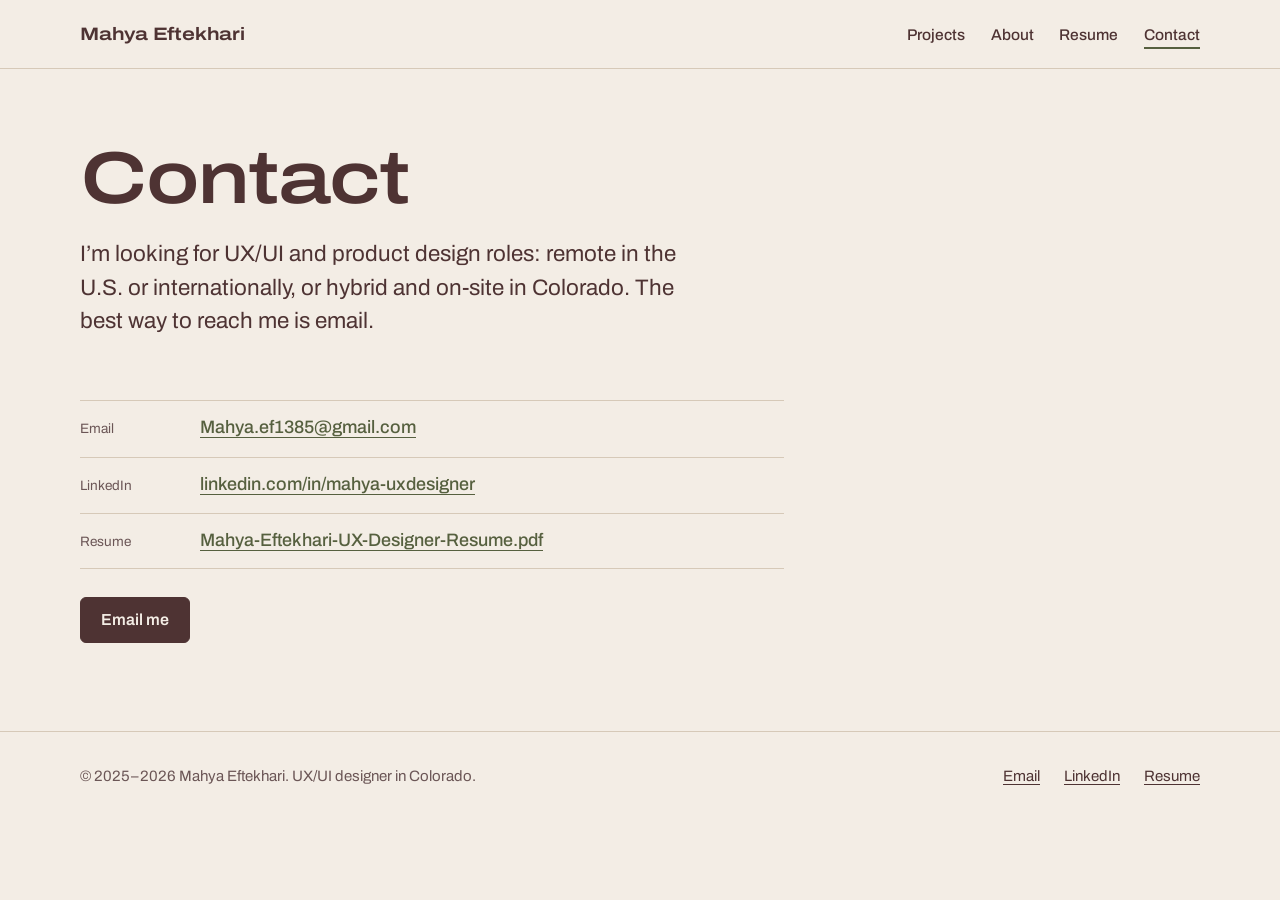
<file: contact.html>
<!doctype html>
<html lang="en">
<head>
<meta charset="utf-8">
<meta name="viewport" content="width=device-width, initial-scale=1">
<title>Contact — Mahya Eftekhari</title>
<meta name="description" content="Get in touch with Mahya Eftekhari, a UX/UI designer in Colorado open to remote, hybrid, and on-site roles.">
<link rel="canonical" href="https://www.mahya-uxdesigner.com/contact">
<meta property="og:type" content="website">
<meta property="og:site_name" content="Mahya Eftekhari">
<meta property="og:title" content="Contact — Mahya Eftekhari">
<meta property="og:description" content="Get in touch with Mahya Eftekhari, a UX/UI designer in Colorado open to remote, hybrid, and on-site roles.">
<meta property="og:url" content="https://www.mahya-uxdesigner.com/contact">
<meta property="og:image" content="https://www.mahya-uxdesigner.com/og-card.png">
<meta name="twitter:card" content="summary_large_image">
<meta name="theme-color" content="#f3ede5">
<link rel="icon" href="/favicon.svg" type="image/svg+xml">
<link rel="icon" href="/favicon-32.png" sizes="32x32" type="image/png">
<link rel="apple-touch-icon" href="/apple-touch-icon.png">
<link rel="preload" href="/archivo-latin-wdth-normal.woff2" as="font" type="font/woff2" crossorigin>
<link rel="stylesheet" href="/site.css?v=3">
</head>
<body>
<a class="skip-link" href="#main">Skip to content</a>
<header class="site-header">
  <div class="site-header__inner">
    <a class="wordmark" href="/">Mahya Eftekhari</a>
    <nav class="site-nav" aria-label="Main"><ul><li><a href="/projects">Projects</a></li><li><a href="/about">About</a></li><li><a href="/s/Mahya-Eftekhari-UX-Designer-Resume.pdf">Resume</a></li><li><a href="/contact" aria-current="page">Contact</a></li></ul></nav>
  </div>
</header>
<main id="main">
  <div class="page-head">
    <h1 class="display">Contact</h1>
    <p class="lead">I’m looking for UX/UI and product design roles: remote in the U.S. or internationally, or hybrid and on-site in Colorado. The best way to reach me is email.</p>
  </div>
  <div class="band" style="padding-top:1rem">
    <ul class="contact-list" style="max-width:44rem">
      <li><span>Email</span><a href="mailto:Mahya.ef1385@gmail.com">Mahya.ef1385@gmail.com</a></li>
      <li><span>LinkedIn</span><a href="https://www.linkedin.com/in/mahya-uxdesigner">linkedin.com/in/mahya-uxdesigner</a></li>
      <li><span>Resume</span><a href="/s/Mahya-Eftekhari-UX-Designer-Resume.pdf">Mahya-Eftekhari-UX-Designer-Resume.pdf</a></li>
    </ul>
    <div class="actions"><a class="btn btn--primary" href="mailto:Mahya.ef1385@gmail.com">Email me</a></div>
  </div>
</main>
<footer class="site-footer">
  <div class="site-footer__inner">
    <p style="margin:0">© 2025–2026 Mahya Eftekhari. UX/UI designer in Colorado.</p>
    <ul>
      <li><a href="mailto:Mahya.ef1385@gmail.com">Email</a></li>
      <li><a href="https://www.linkedin.com/in/mahya-uxdesigner">LinkedIn</a></li>
      <li><a href="/s/Mahya-Eftekhari-UX-Designer-Resume.pdf">Resume</a></li>
    </ul>
  </div>
</footer>
<dialog class="lightbox" id="lightbox" aria-label="Enlarged image">
  <button type="button">Close</button>
  <img alt="">
  <p hidden></p>
</dialog>
<script src="/site.js?v=3" defer></script>
</body>
</html>
</file>
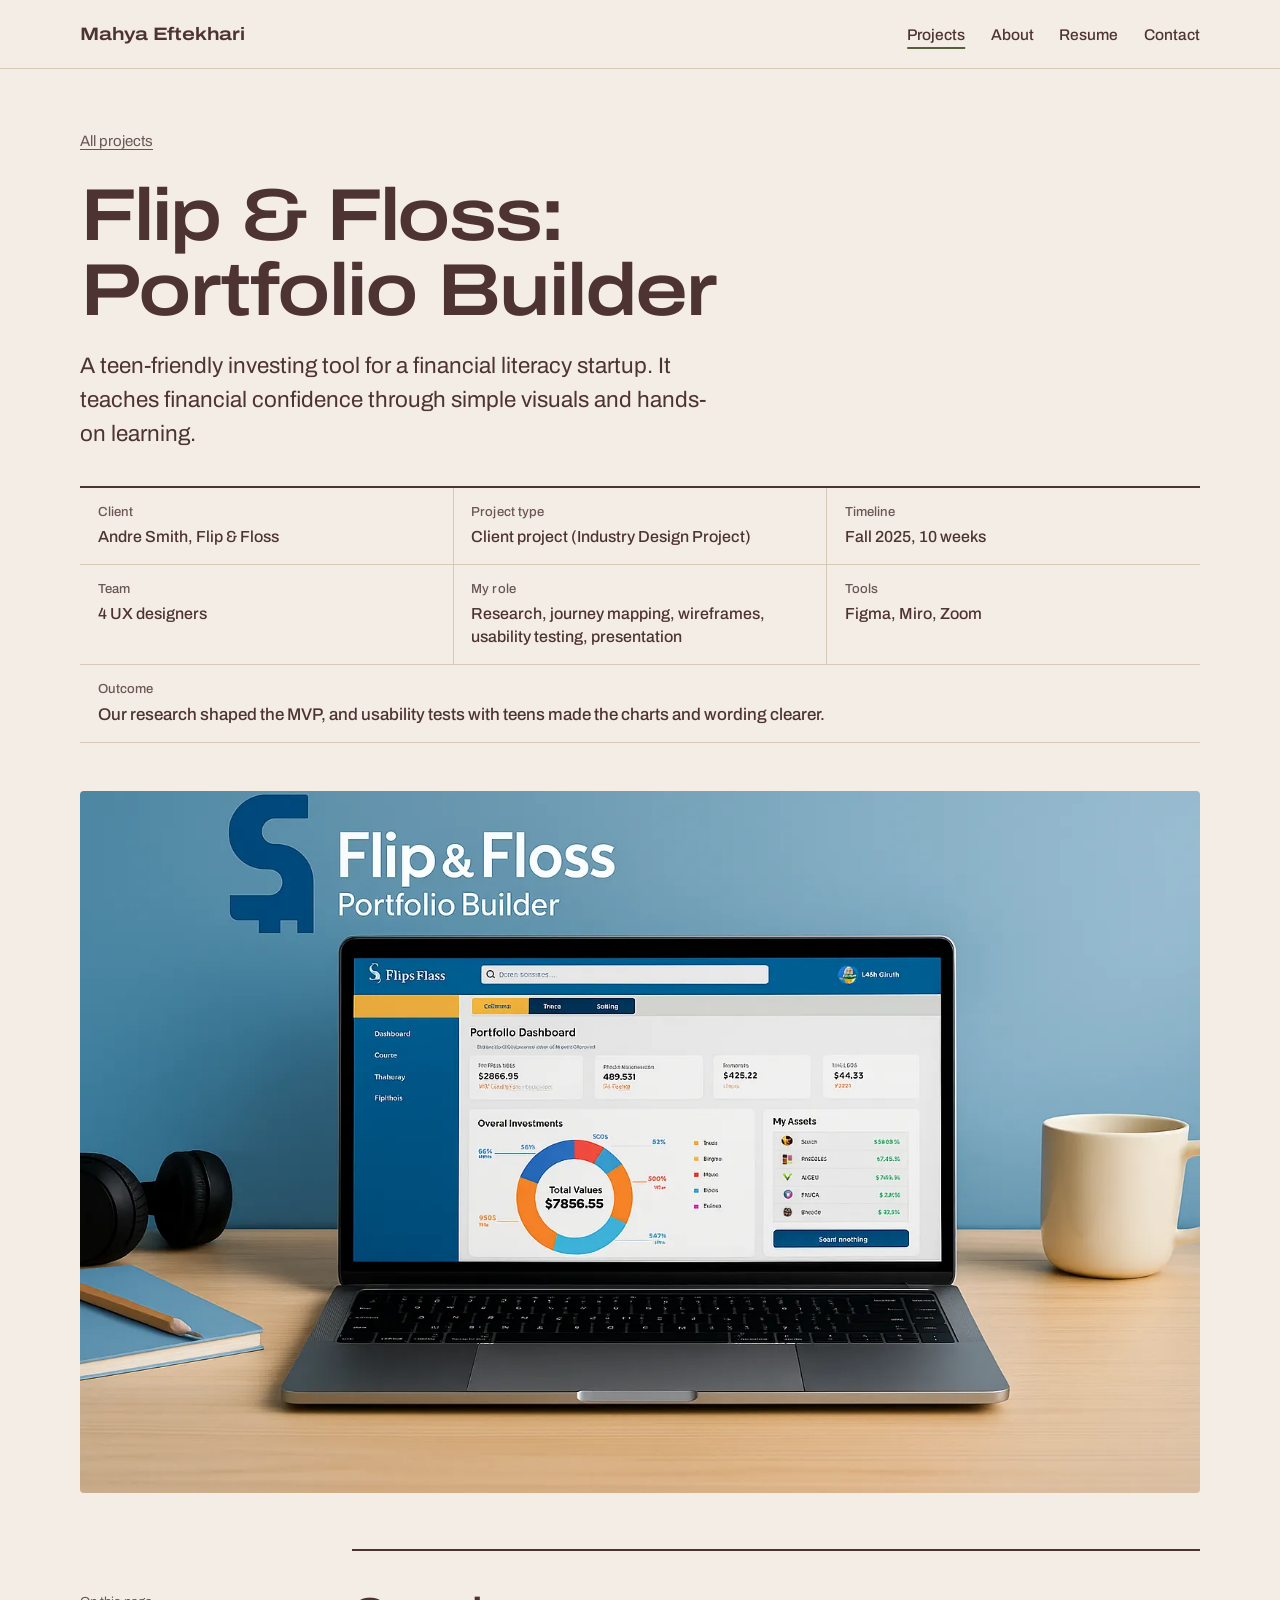
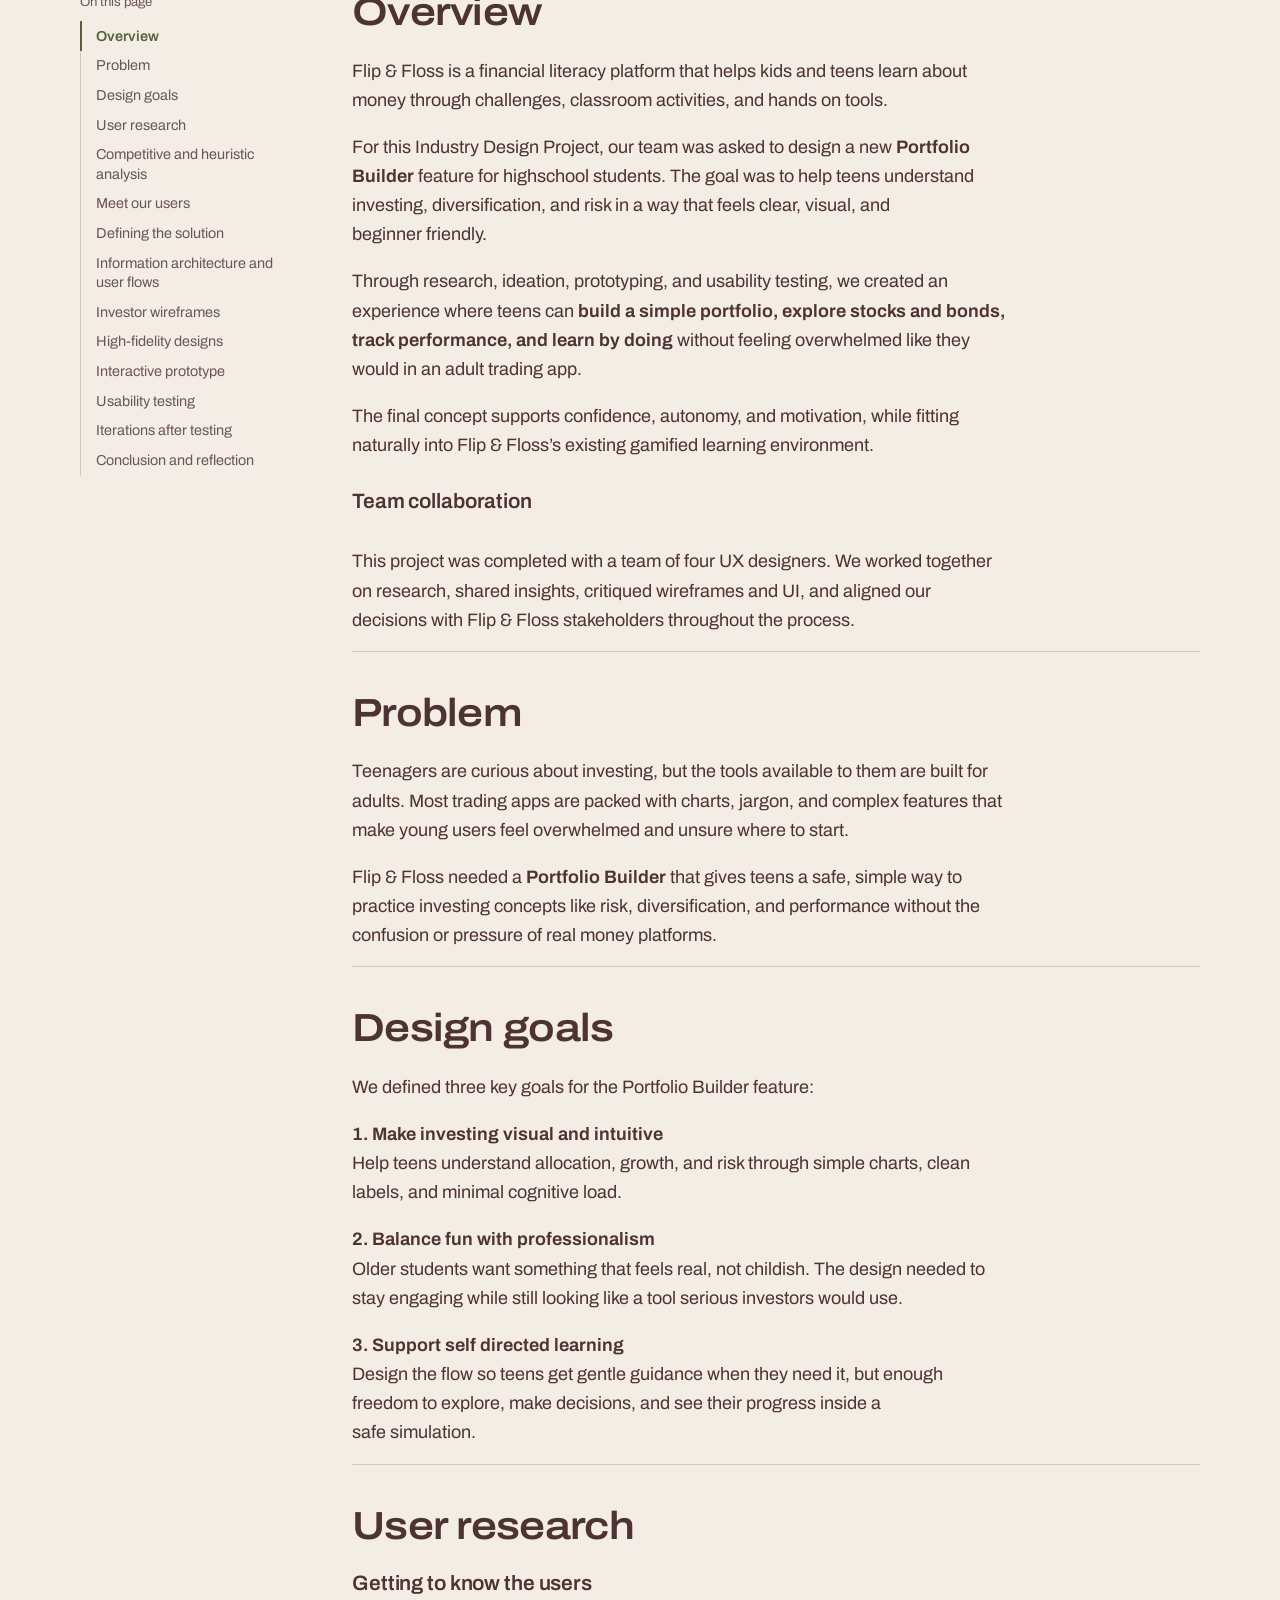
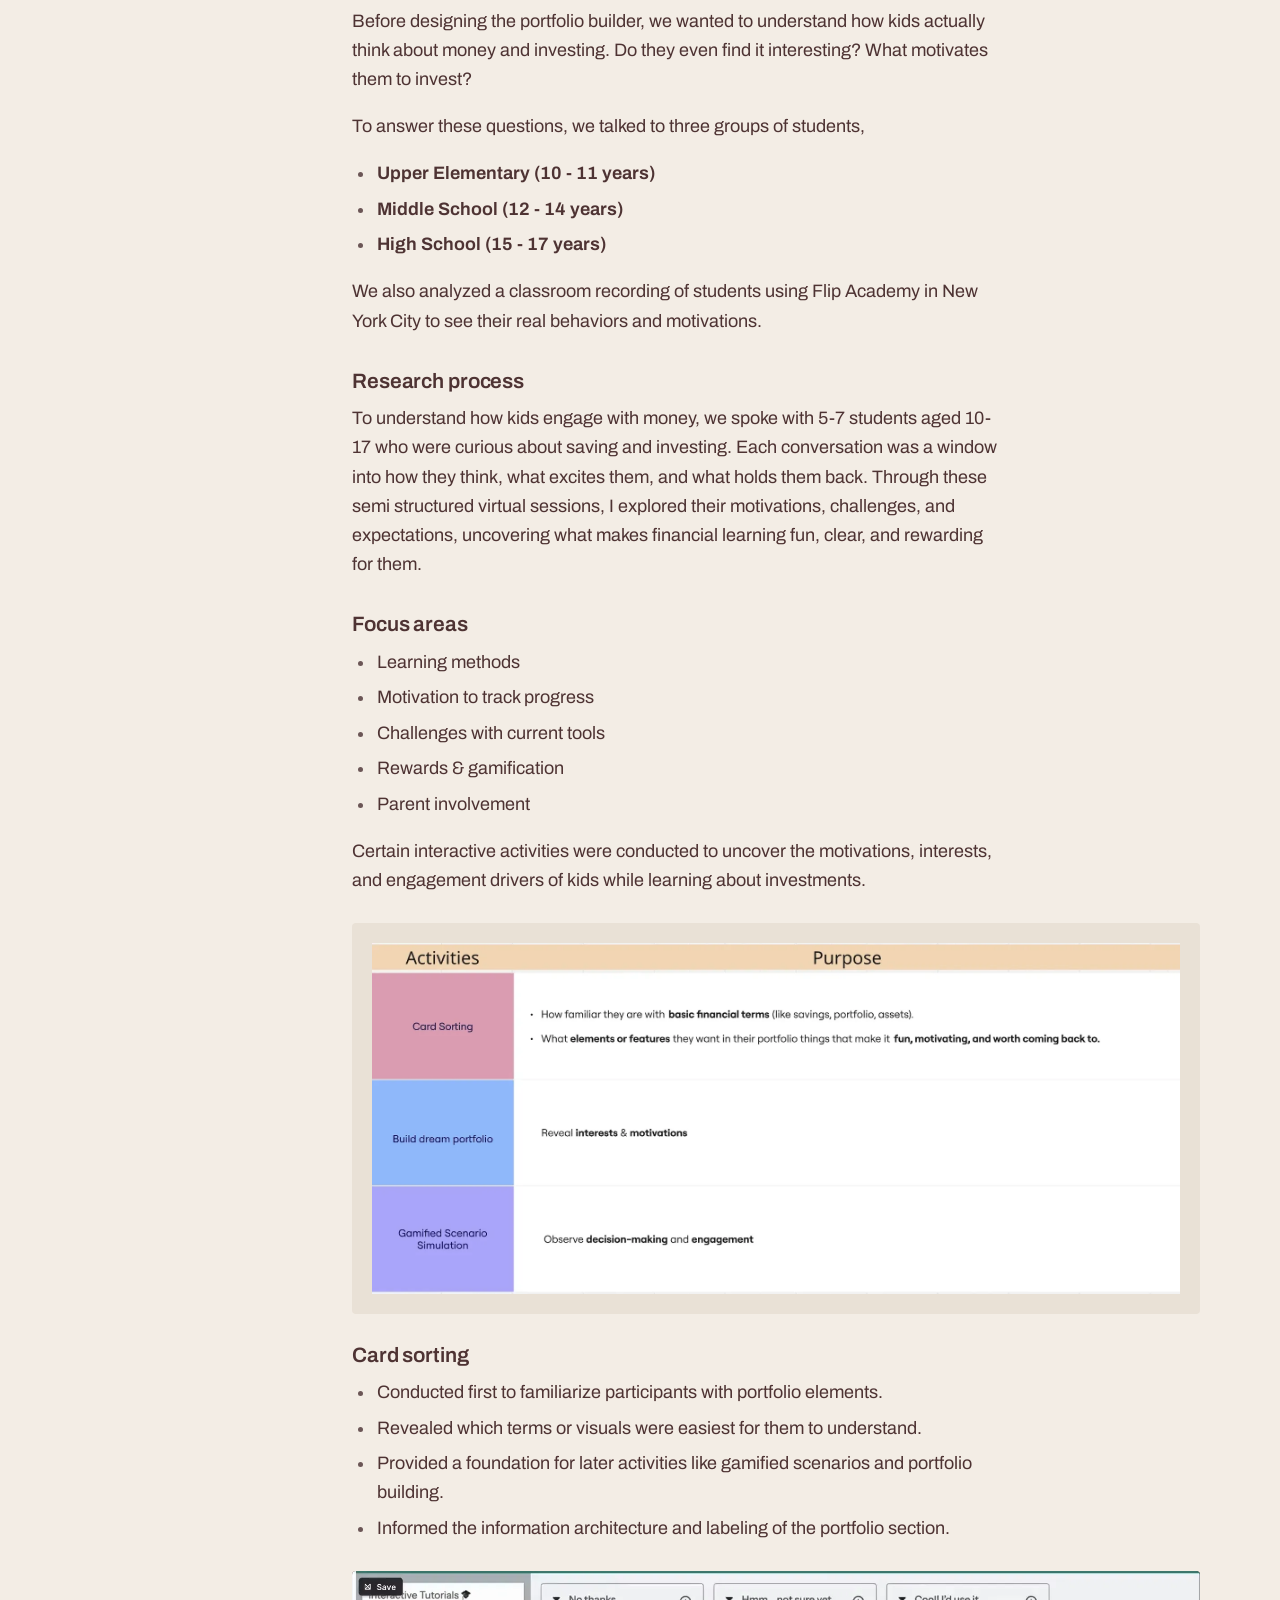
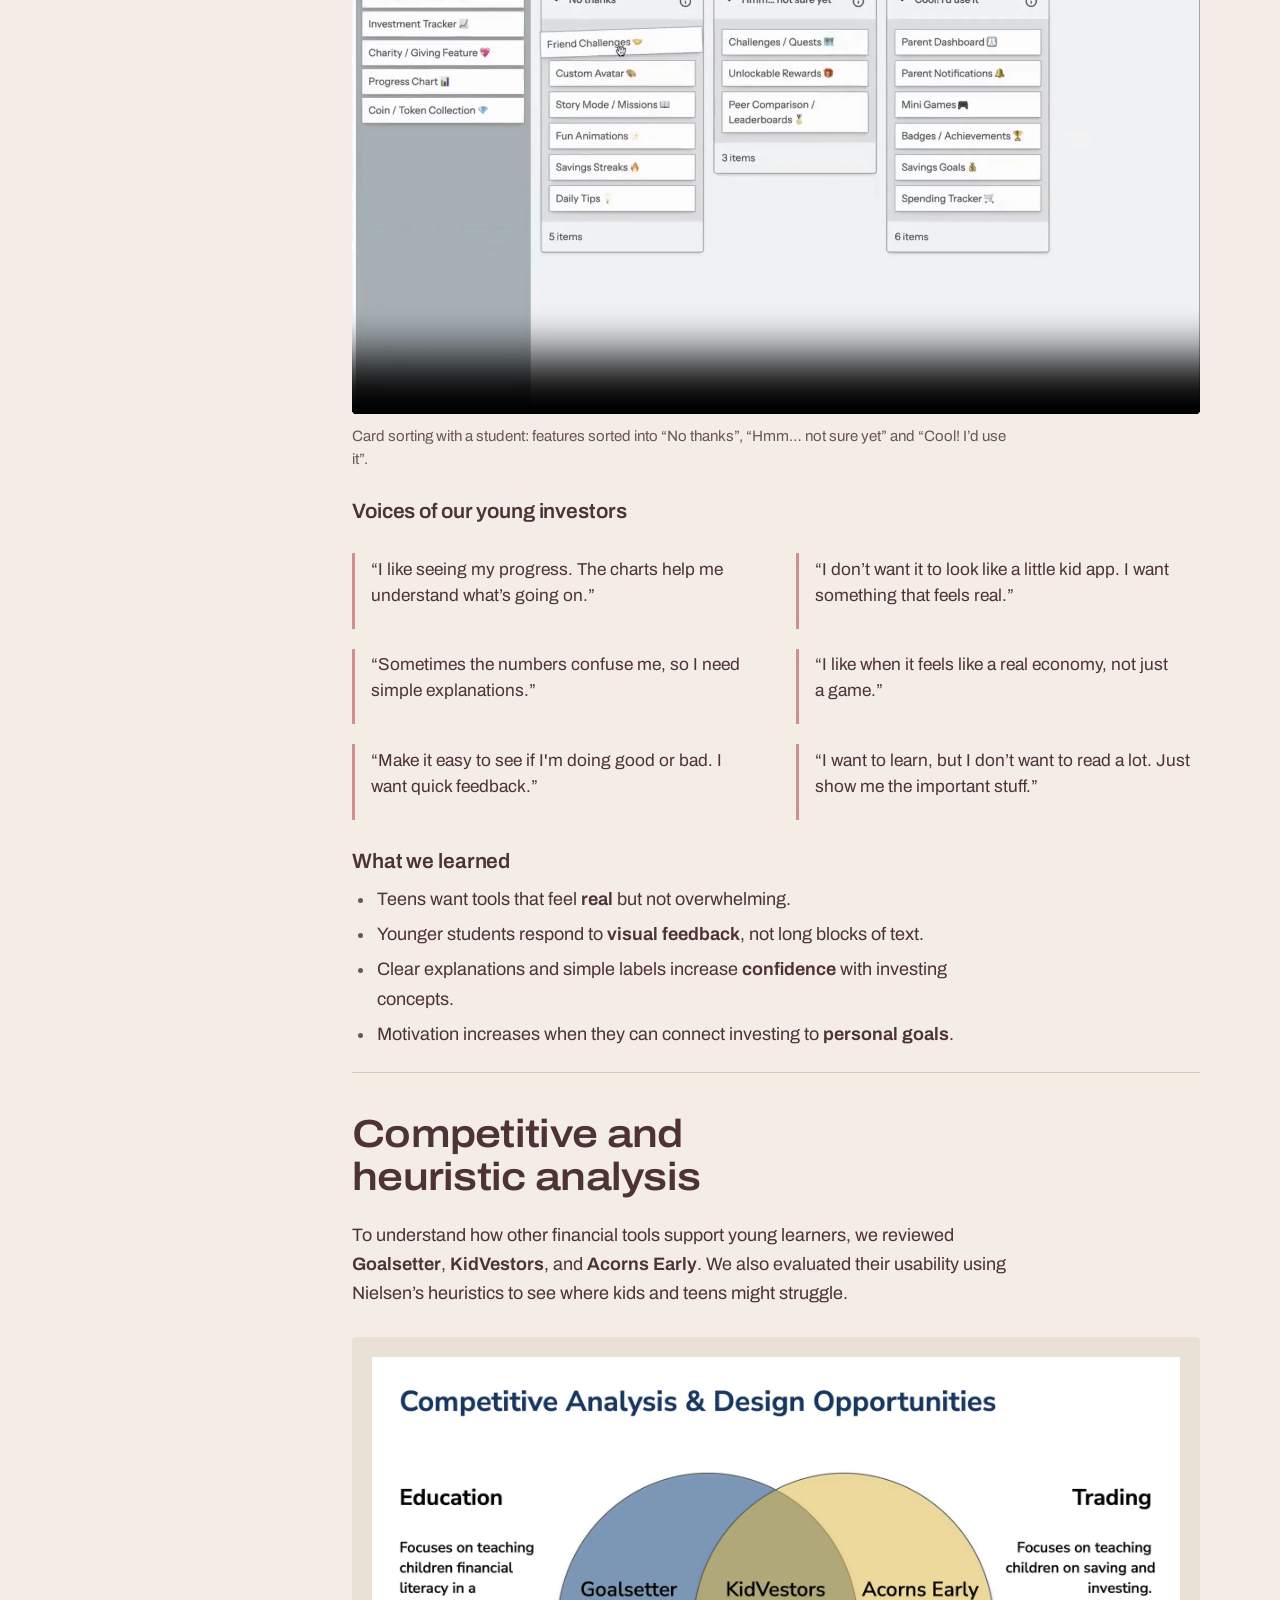
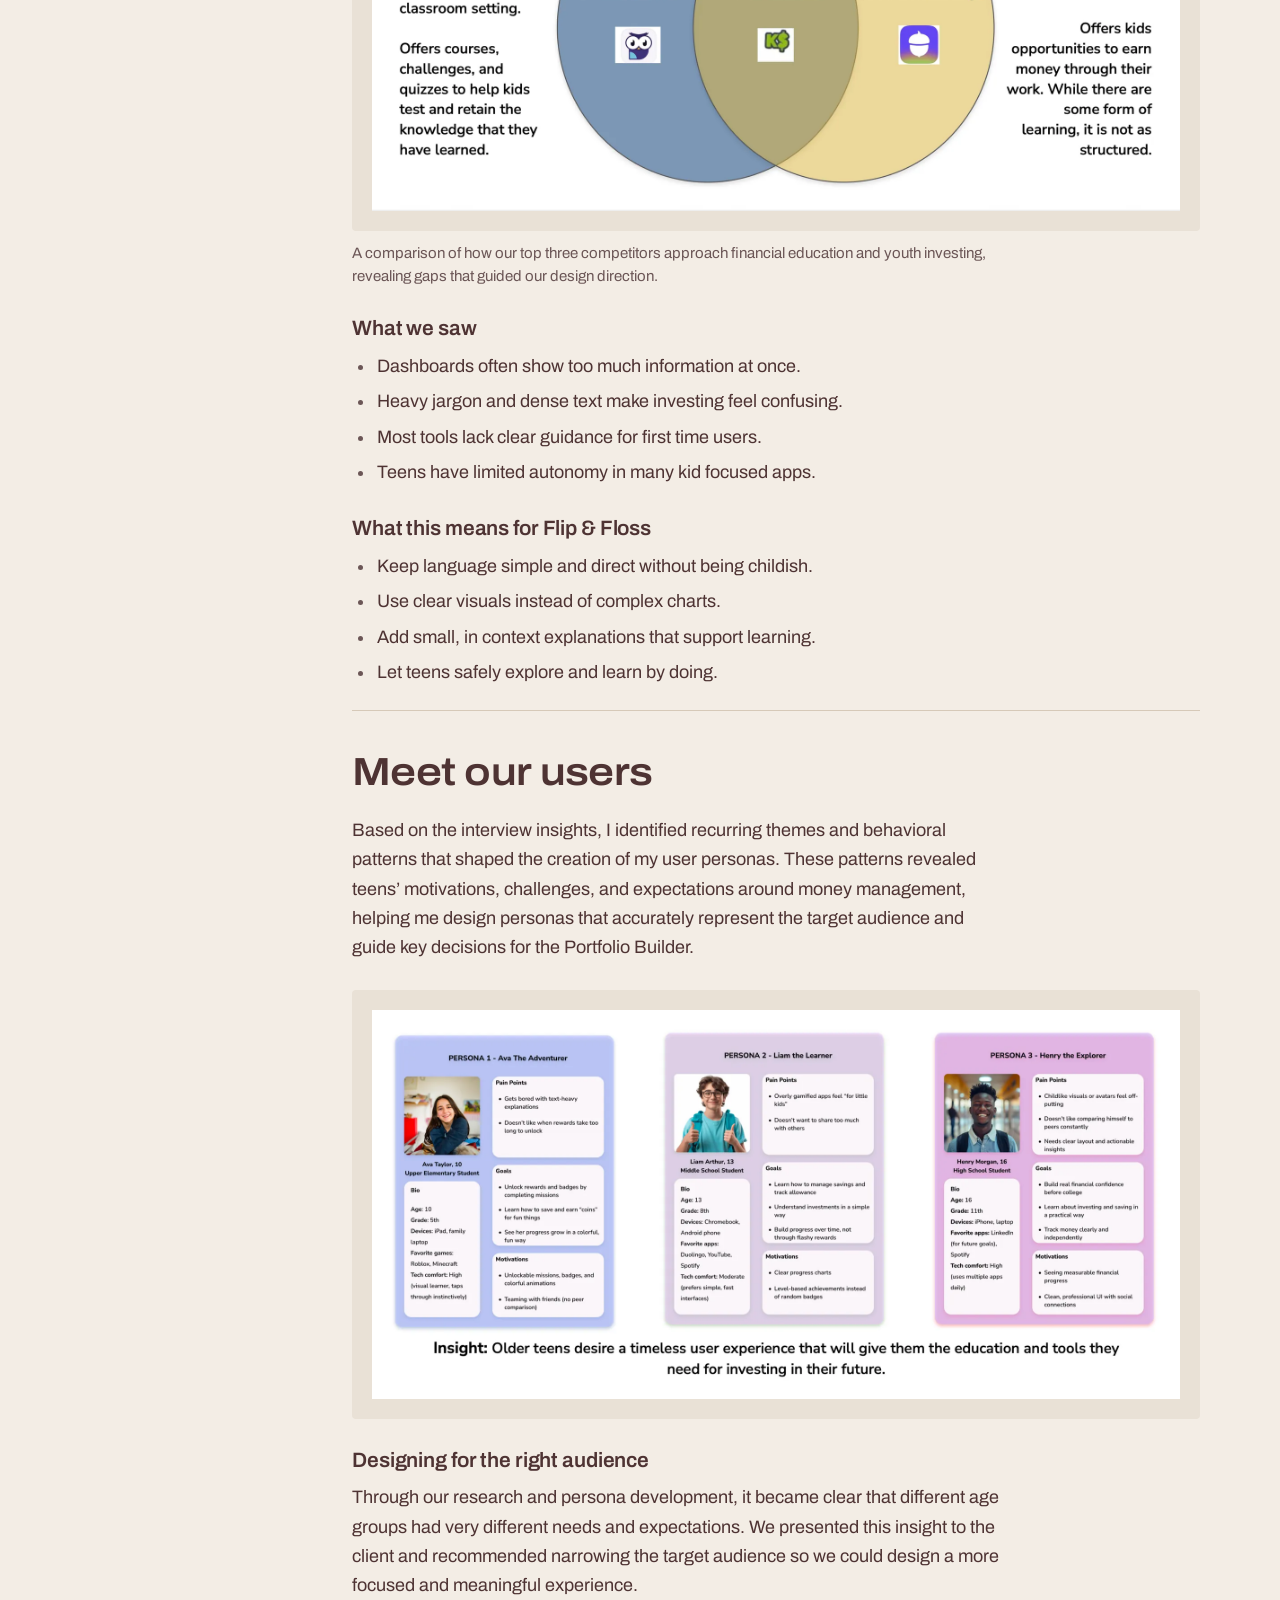
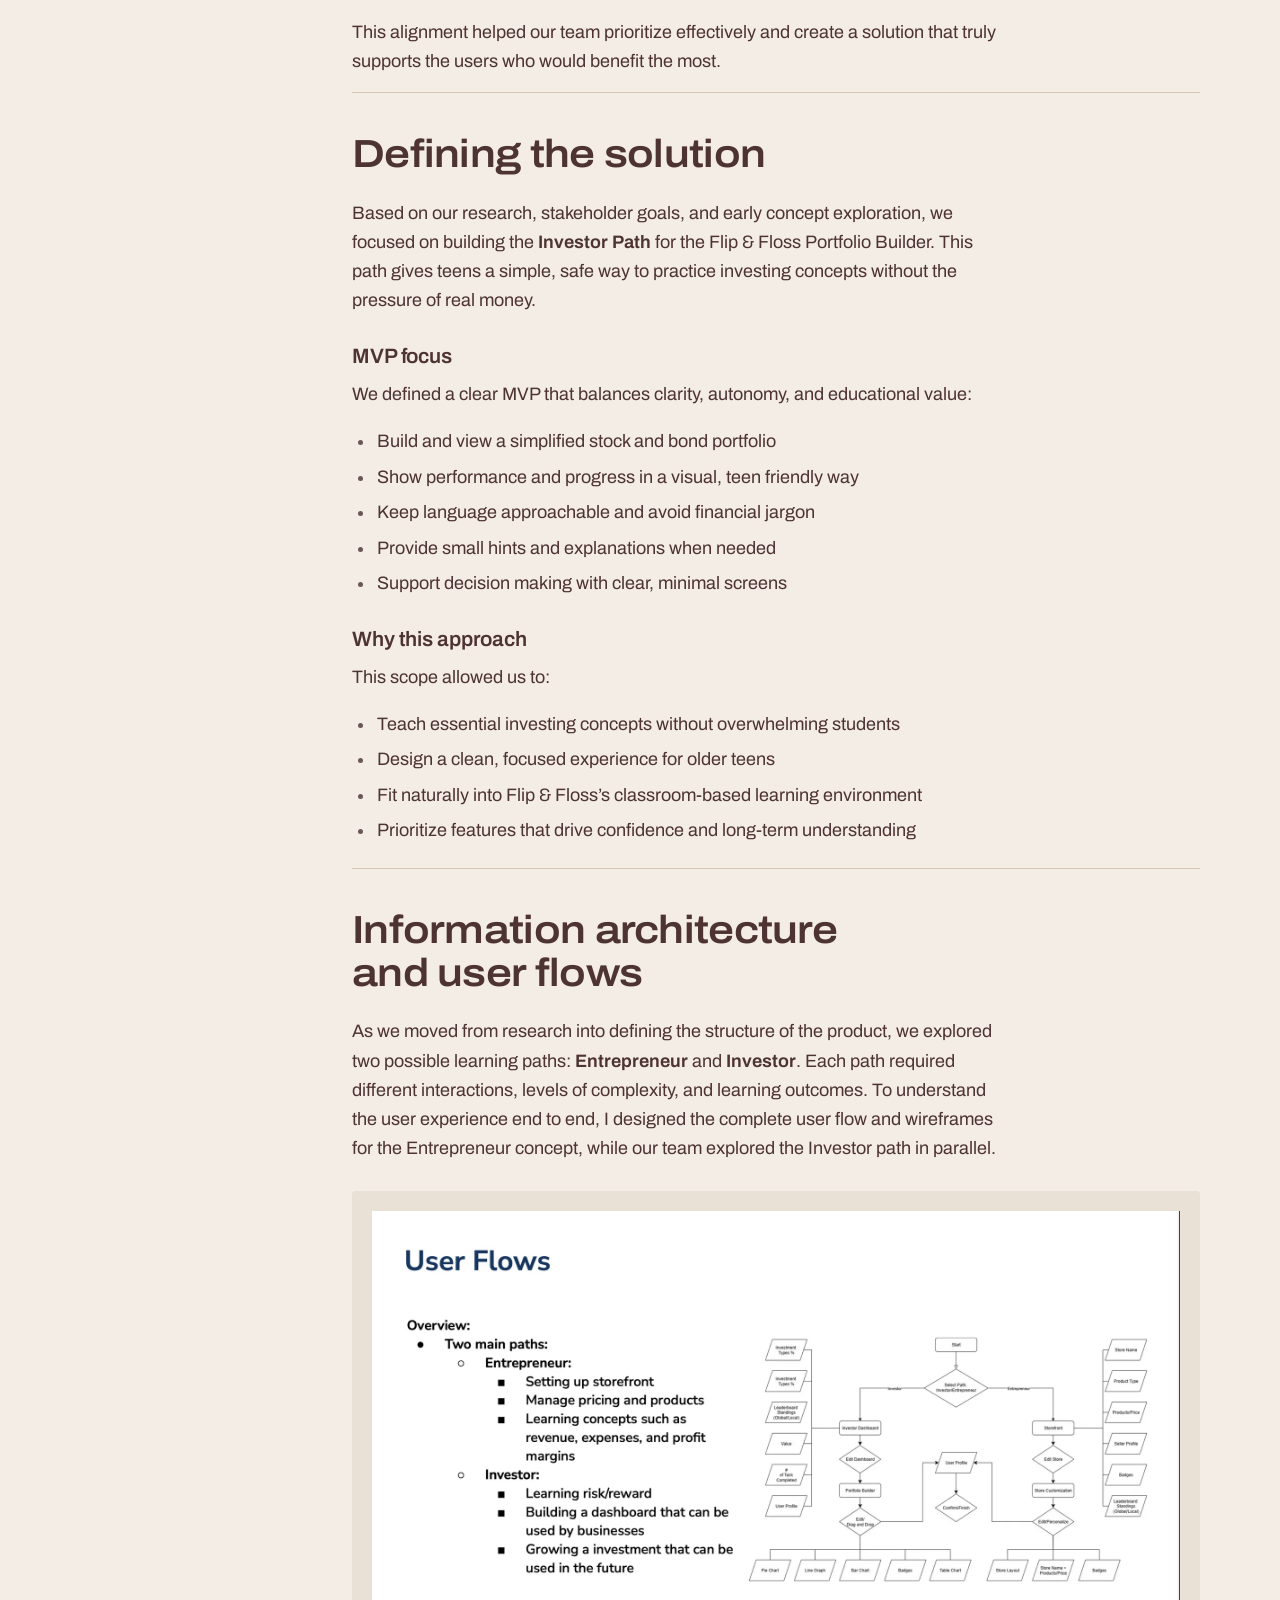
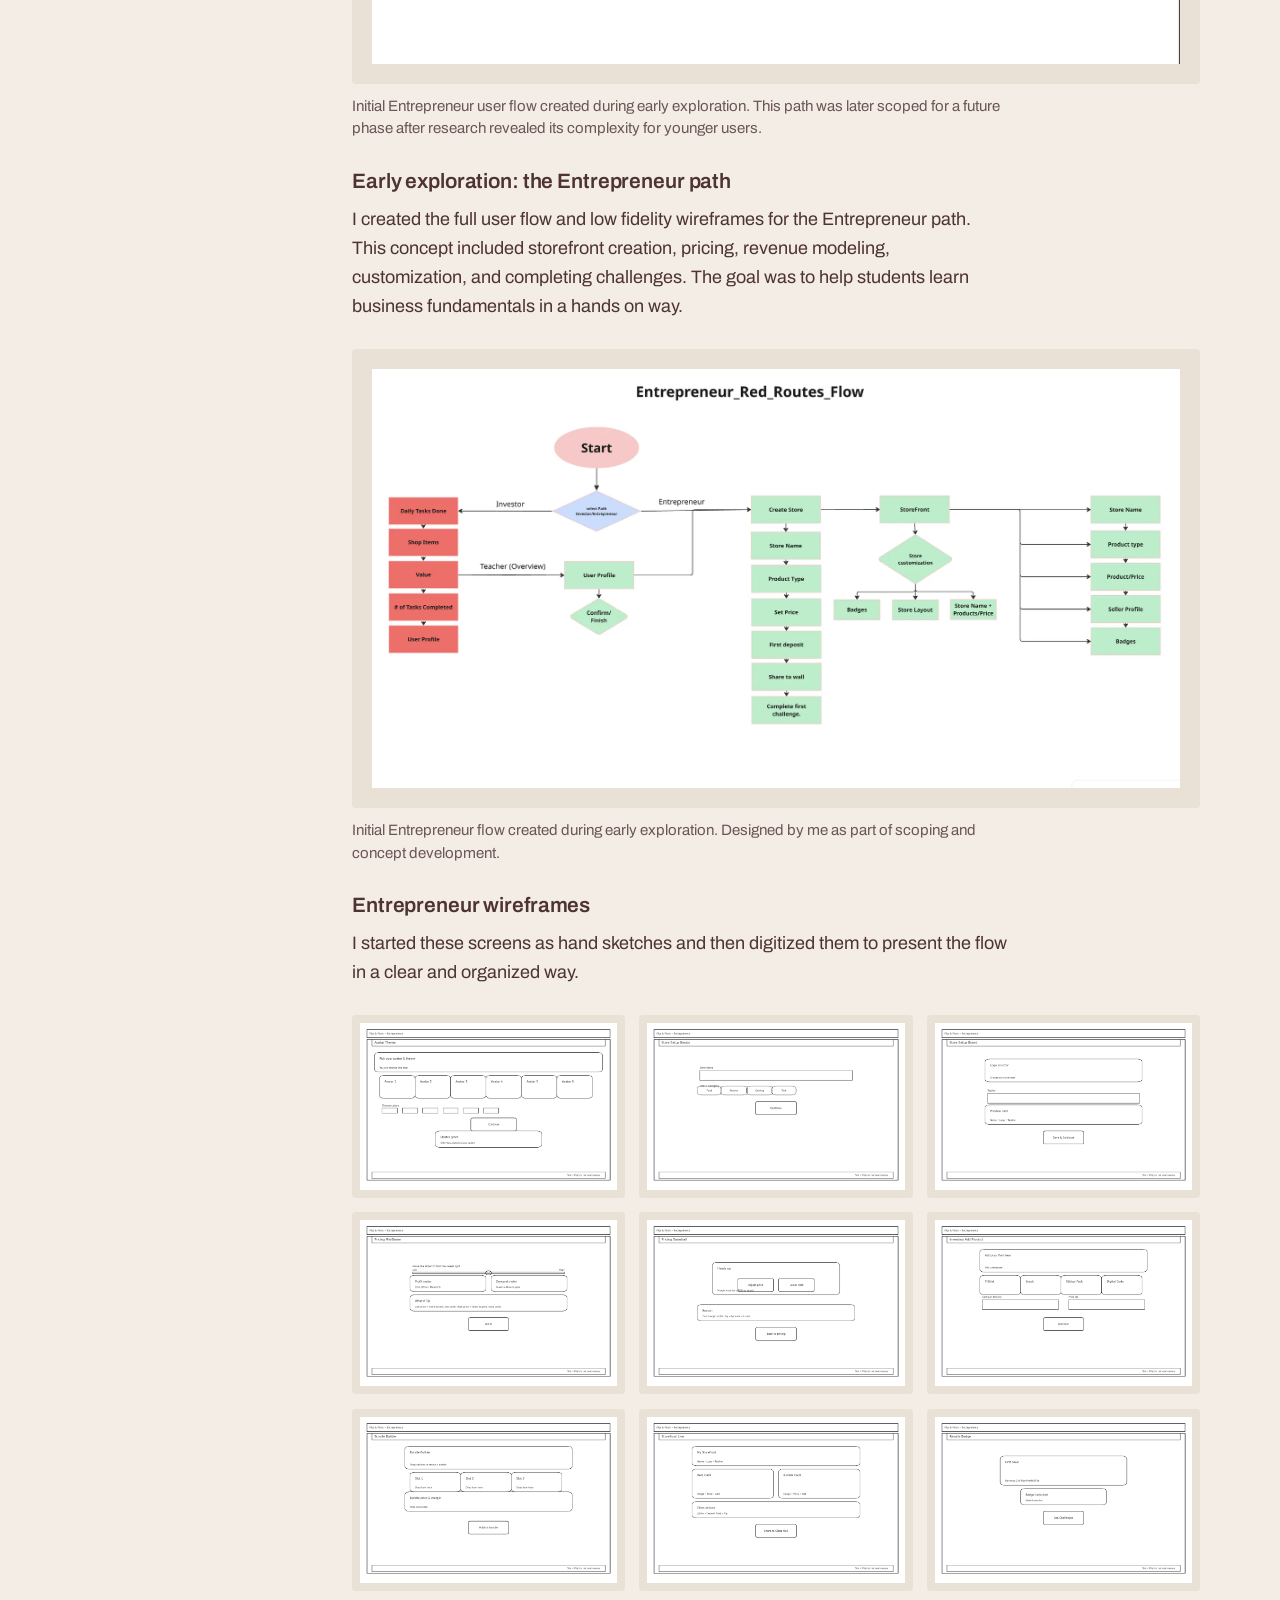
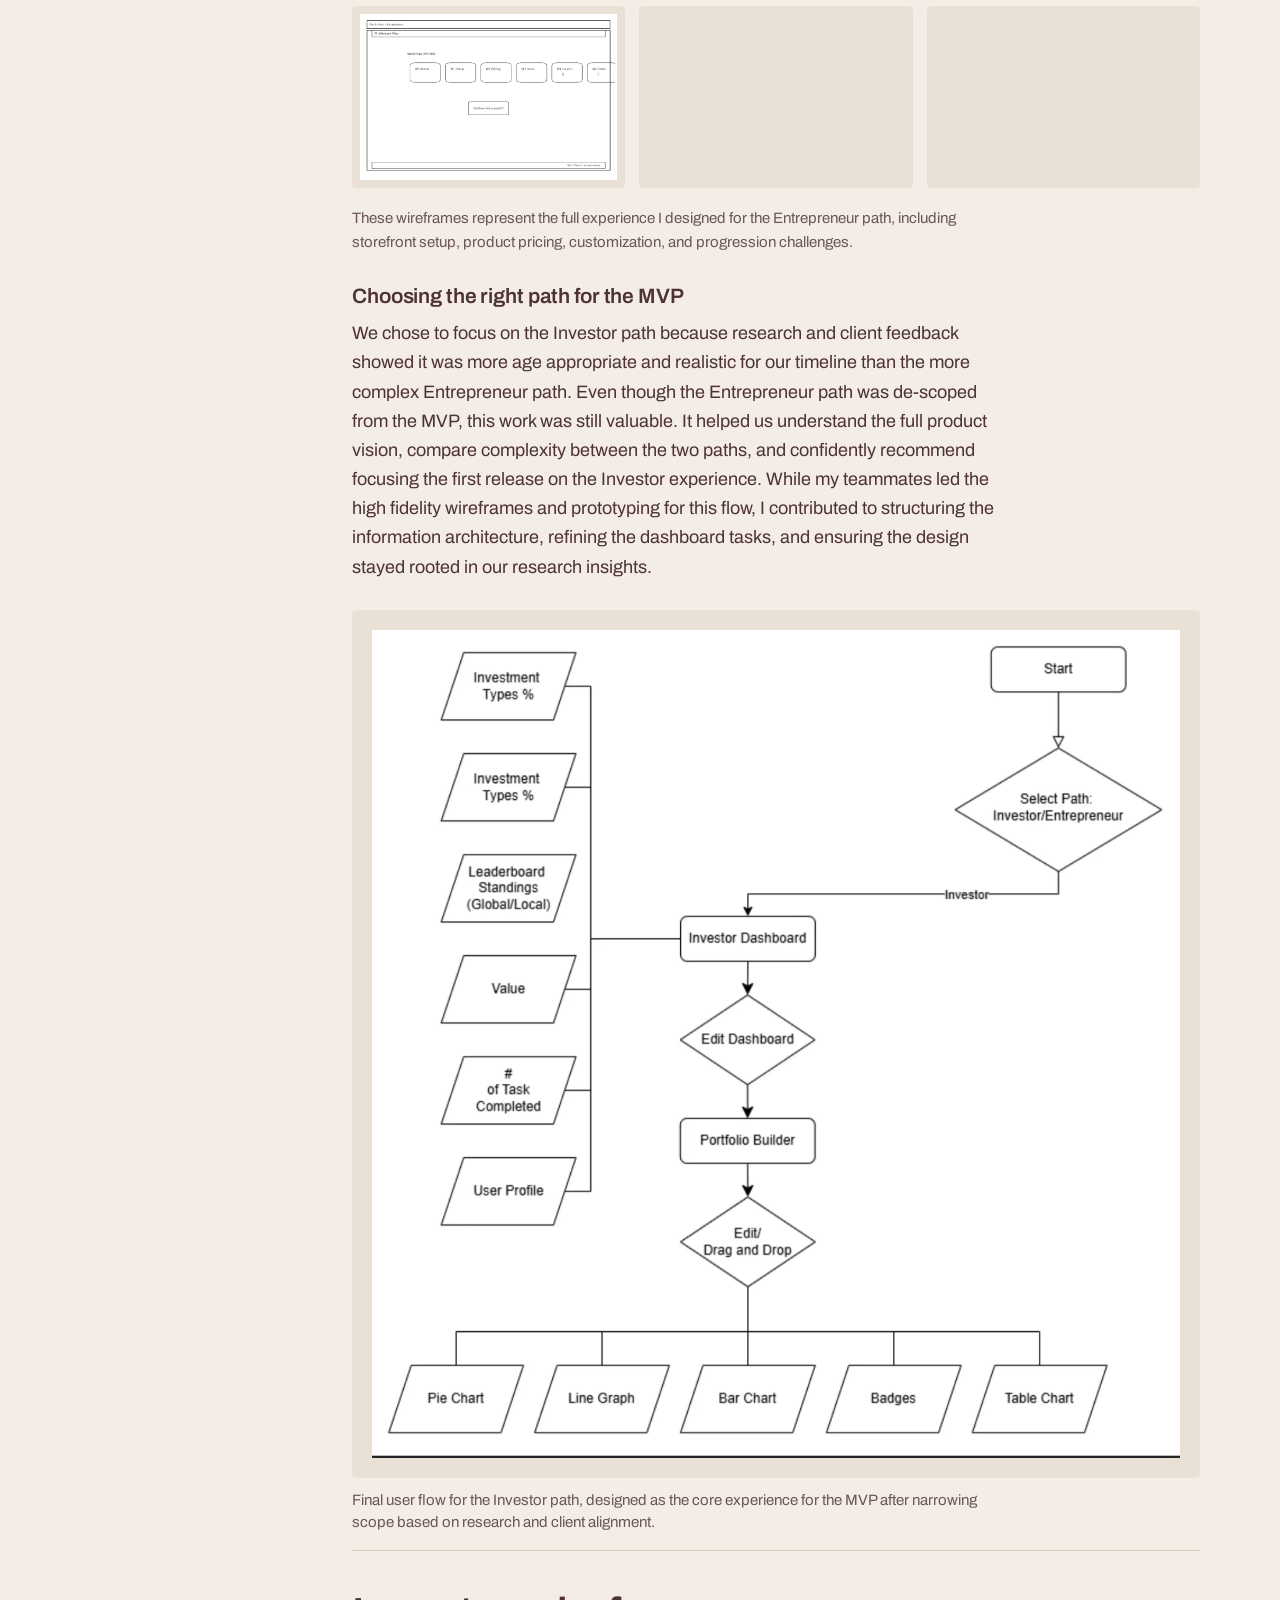
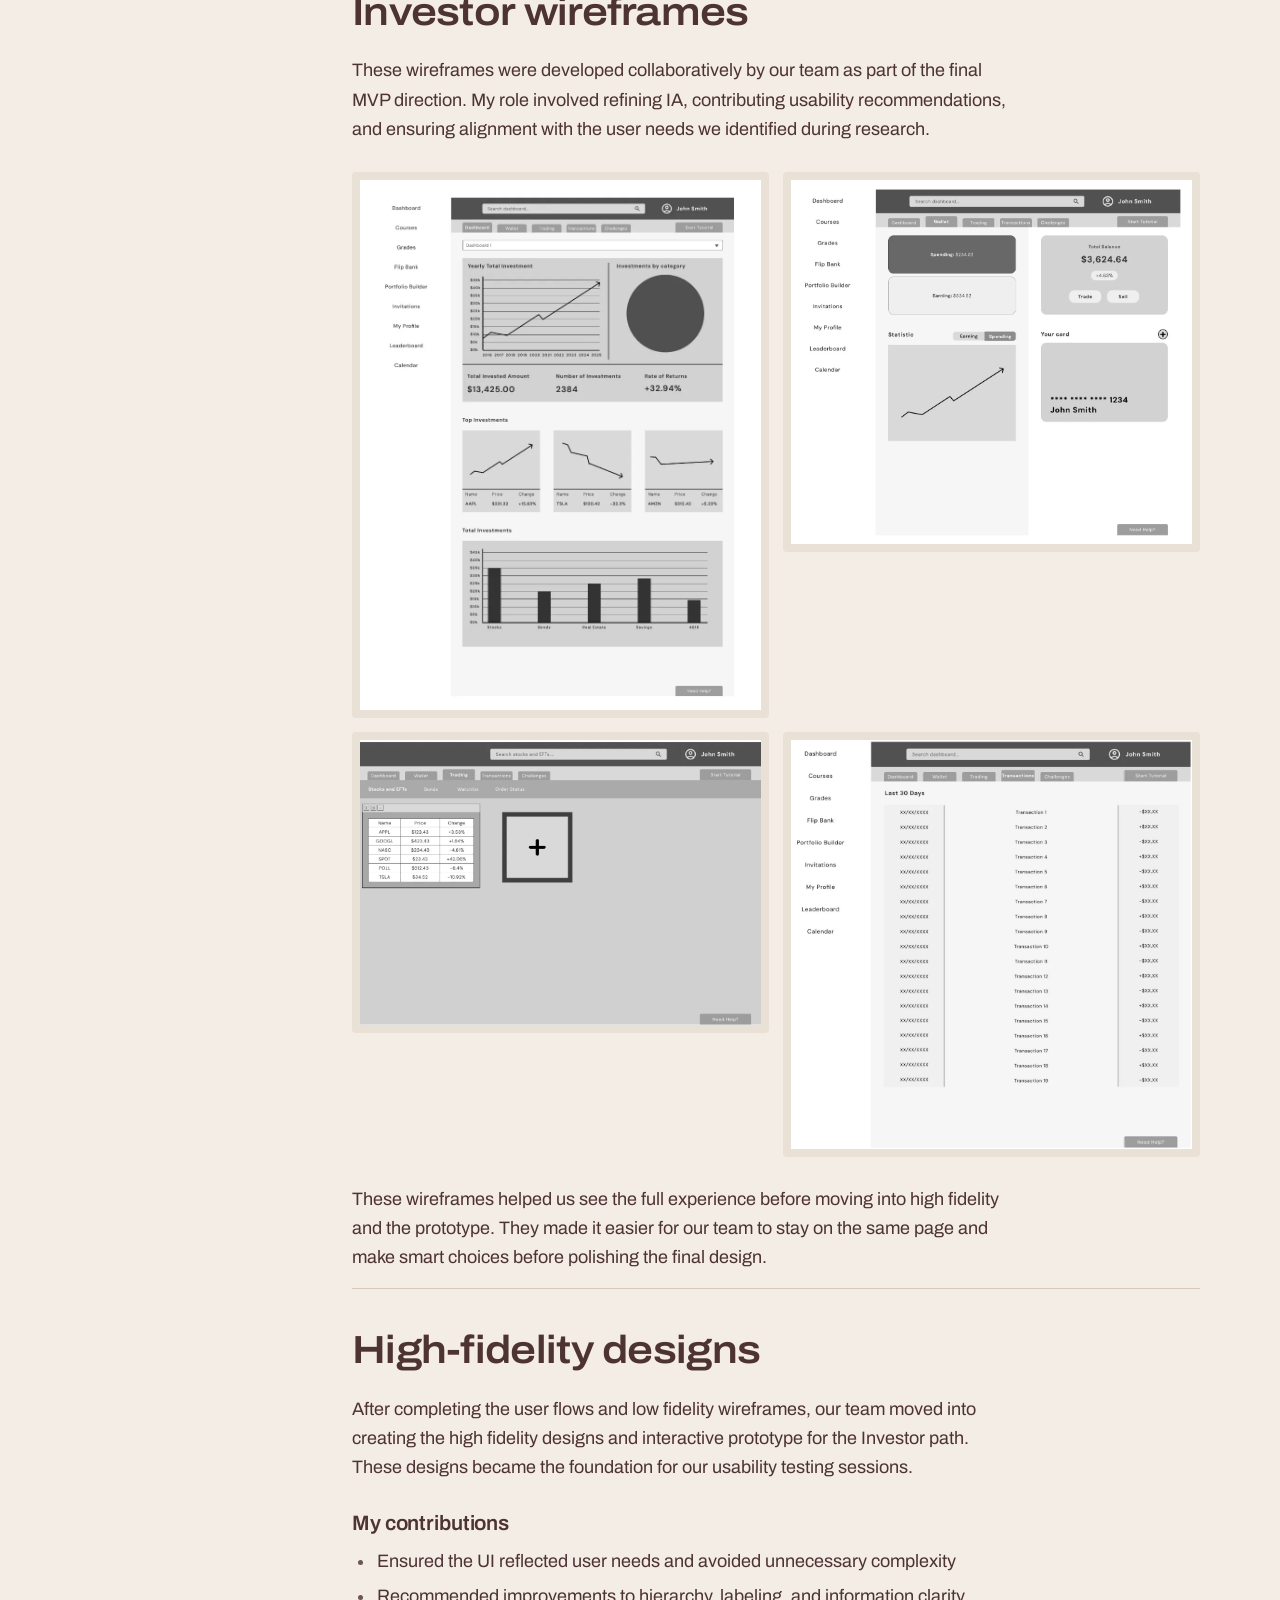
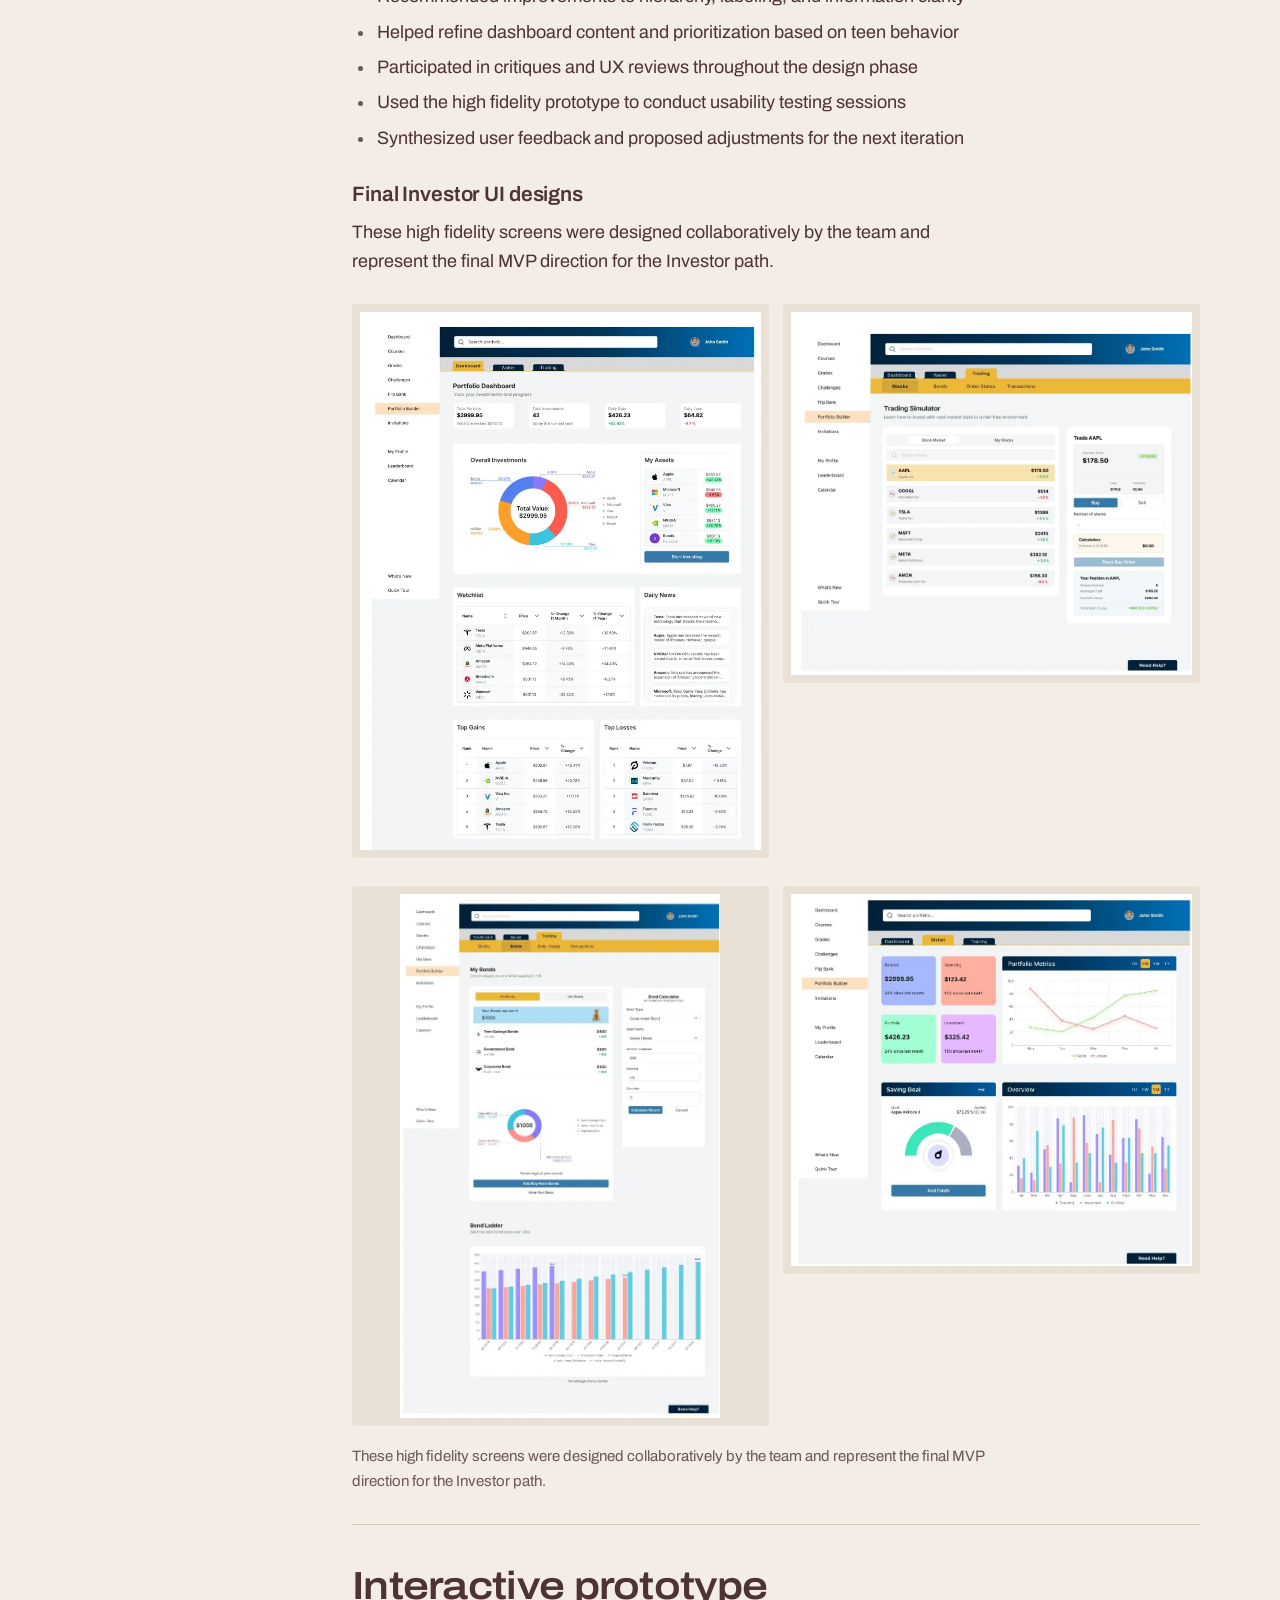
<file: flip-floss-portfolio-builder.html>
<!doctype html>
<html lang="en">
<head>
<meta charset="utf-8">
<meta name="viewport" content="width=device-width, initial-scale=1">
<title>Flip &amp; Floss – Portfolio Builder — Mahya Eftekhari</title>
<meta name="description" content="Client case study: a teen investing app designed with a team of four. Research with students aged 10 to 17, an MVP focused on the Investor path, and usability tests with teens.">
<link rel="canonical" href="https://www.mahya-uxdesigner.com/flip-floss-portfolio-builder">
<meta property="og:type" content="website">
<meta property="og:site_name" content="Mahya Eftekhari">
<meta property="og:title" content="Flip &amp; Floss – Portfolio Builder — Mahya Eftekhari">
<meta property="og:description" content="Client case study: a teen investing app designed with a team of four. Research with students aged 10 to 17, an MVP focused on the Investor path, and usability tests with teens.">
<meta property="og:url" content="https://www.mahya-uxdesigner.com/flip-floss-portfolio-builder">
<meta property="og:image" content="https://www.mahya-uxdesigner.com/img/9dd10206-a67c-40c2-997d-e3310551cd7e-886b1393.webp">
<meta name="twitter:card" content="summary_large_image">
<meta name="theme-color" content="#f3ede5">
<link rel="icon" href="/favicon.svg" type="image/svg+xml">
<link rel="icon" href="/favicon-32.png" sizes="32x32" type="image/png">
<link rel="apple-touch-icon" href="/apple-touch-icon.png">
<link rel="preload" href="/archivo-latin-wdth-normal.woff2" as="font" type="font/woff2" crossorigin>
<link rel="stylesheet" href="/site.css?v=3">
</head>
<body>
<a class="skip-link" href="#main">Skip to content</a>
<header class="site-header">
  <div class="site-header__inner">
    <a class="wordmark" href="/">Mahya Eftekhari</a>
    <nav class="site-nav" aria-label="Main"><ul><li><a href="/projects" aria-current="page">Projects</a></li><li><a href="/about">About</a></li><li><a href="/s/Mahya-Eftekhari-UX-Designer-Resume.pdf">Resume</a></li><li><a href="/contact">Contact</a></li></ul></nav>
  </div>
</header>
<main id="main">
  <div class="case-head">
    <p class="crumb"><a href="/projects">All projects</a></p>
    <h1 class="display">Flip &amp; Floss: Portfolio Builder</h1>
    <p class="lead">A teen-friendly investing tool for a financial literacy startup. It teaches financial confidence through simple visuals and hands-on learning.</p>
    <dl class="titleblock" style="--tb-cols:3"><div><dt>Client</dt><dd>Andre Smith, Flip &amp; Floss</dd></div><div><dt>Project type</dt><dd>Client project (Industry Design Project)</dd></div><div><dt>Timeline</dt><dd>Fall 2025, 10 weeks</dd></div><div><dt>Team</dt><dd>4 UX designers</dd></div><div><dt>My role</dt><dd>Research, journey mapping, wireframes, usability testing, presentation</dd></div><div><dt>Tools</dt><dd>Figma, Miro, Zoom</dd></div><div class="titleblock__wide"><dt>Outcome</dt><dd>Our research shaped the MVP, and usability tests with teens made the charts and wording clearer.</dd></div></dl>
  </div>
  <div class="case-hero"><div class="case-hero__frame"><img src="/img/9dd10206-a67c-40c2-997d-e3310551cd7e-886b1393.webp" alt="Flip &amp; Floss Portfolio Builder dashboard on a laptop" width="1536" height="1024" fetchpriority="high" decoding="async"></div></div>
  <div class="case-body">
    <nav class="toc" aria-label="On this page"><p>On this page</p><ol><li><a href="#overview">Overview</a></li><li><a href="#problem">Problem</a></li><li><a href="#design-goals">Design goals</a></li><li><a href="#user-research">User research</a></li><li><a href="#competitive-and-heuristic-analysis">Competitive and heuristic analysis</a></li><li><a href="#meet-our-users">Meet our users</a></li><li><a href="#defining-the-solution">Defining the solution</a></li><li><a href="#information-architecture-and-user-flows">Information architecture and user flows</a></li><li><a href="#investor-wireframes">Investor wireframes</a></li><li><a href="#high-fidelity-designs">High-fidelity designs</a></li><li><a href="#interactive-prototype">Interactive prototype</a></li><li><a href="#usability-testing">Usability testing</a></li><li><a href="#iterations-after-testing">Iterations after testing</a></li><li><a href="#conclusion-and-reflection">Conclusion and reflection</a></li></ol></nav>
    <div class="case-content">
      <section class="case-section" id="overview" aria-labelledby="overview-h"><h2 id="overview-h">Overview</h2><div class="flow"><div class="prose"><p>Flip &amp; Floss is a financial literacy platform that helps kids and teens learn about money through challenges, classroom activities, and hands on tools.</p><p>For this Industry Design Project, our team was asked to design a new <strong>Portfolio Builder</strong> feature for highschool students. The goal was to help teens understand investing, diversification, and risk in a way that feels clear, visual, and beginner friendly.</p><p>Through research, ideation, prototyping, and usability testing, we created an experience where teens can <strong>build a simple portfolio, explore stocks and bonds, track performance, and learn by doing</strong> without feeling overwhelmed like they would in an adult trading app.</p><p>The final concept supports confidence, autonomy, and motivation, while fitting naturally into Flip &amp; Floss’s existing gamified learning environment.</p></div>
<div class="prose"><h3>Team collaboration</h3><h3></h3><p>This project was completed with a team of four UX designers. We worked together on research, shared insights, critiqued wireframes and UI, and aligned our decisions with Flip &amp; Floss stakeholders throughout the process.</p></div></div></section><section class="case-section" id="problem" aria-labelledby="problem-h"><h2 id="problem-h">Problem</h2><div class="flow"><div class="prose"><p>Teenagers are curious about investing, but the tools available to them are built for adults. Most trading apps are packed with charts, jargon, and complex features that make young users feel overwhelmed and unsure where to start.</p><p>Flip &amp; Floss needed a <strong>Portfolio Builder</strong> that gives teens a safe, simple way to practice investing concepts like risk, diversification, and performance without the confusion or pressure of real money platforms.</p></div></div></section><section class="case-section" id="design-goals" aria-labelledby="design-goals-h"><h2 id="design-goals-h">Design goals</h2><div class="flow"><div class="prose"><p>We defined three key goals for the Portfolio Builder feature:</p><p><strong>1. Make investing visual and intuitive</strong><br>Help teens understand allocation, growth, and risk through simple charts, clean labels, and minimal cognitive load.</p><p><strong>2. Balance fun with professionalism</strong><br>Older students want something that feels real, not childish. The design needed to stay engaging while still looking like a tool serious investors would use.</p><p><strong>3. Support self directed learning</strong><br>Design the flow so teens get gentle guidance when they need it, but enough freedom to explore, make decisions, and see their progress inside a safe simulation.</p></div></div></section><section class="case-section" id="user-research" aria-labelledby="user-research-h"><h2 id="user-research-h">User research</h2><div class="flow"><div class="prose"><h3>Getting to know the users</h3><p>Before designing the portfolio builder, we wanted to understand how kids actually think about money and investing. Do they even find it interesting? What motivates them to invest? </p><p>To answer these questions, we talked to three groups of students,</p><ul><li><strong>Upper Elementary (10 - 11 years)</strong></li><li><strong>Middle School (12 - 14 years)</strong></li><li><strong>High School (15 - 17 years)</strong></li></ul><p>We also analyzed a classroom recording of students using Flip Academy in New York City to see their real behaviors and motivations.</p><h3></h3></div>
<div class="prose"><h3>Research process</h3><p>To understand how kids engage with money, we spoke with 5-7 students aged 10-17 who were curious about saving and investing. Each conversation was a window into how they think, what excites them, and what holds them back. Through these semi structured virtual sessions, I explored their motivations, challenges, and expectations, uncovering what makes financial learning fun, clear, and rewarding for them.</p><h3>Focus areas</h3><ul><li>Learning methods</li><li>Motivation to track progress</li><li>Challenges with current tools</li><li>Rewards &amp; gamification</li><li>Parent involvement</li></ul><p>Certain interactive activities were conducted to uncover the motivations, interests, and engagement drivers of kids while learning about investments.</p></div>
<figure class="figure"><div class="figure__frame"><a class="zoom" href="/img/user-research-6633ed5d.webp" data-zoom="/img/user-research-6633ed5d.webp" aria-label="Enlarge image: Table of research activities (card sorting, building a mock portfolio and a gamified economic simulation) and what each one was meant to learn"><img src="/img/user-research-6633ed5d.webp" alt="Table of research activities (card sorting, building a mock portfolio and a gamified economic simulation) and what each one was meant to learn" width="1800" height="781" style="max-width:min(100%,1800px)" loading="lazy" decoding="async"></a></div></figure>
<div class="prose"><h3>Card sorting</h3><ul><li>Conducted first to familiarize participants with portfolio elements.</li><li>Revealed which terms or visuals were easiest for them to understand.</li><li>Provided a foundation for later activities like gamified scenarios and portfolio building.</li><li>Informed the information architecture and labeling of the portfolio section.</li></ul></div>
<figure class="figure"><div class="video-frame"><video controls loop playsinline preload="none" width="1600" height="836" poster="/img/card-sorting-poster.webp"><source src="/img/card-sorting.mp4" type="video/mp4"></video></div><figcaption>Card sorting with a student: features sorted into “No thanks”, “Hmm… not sure yet” and “Cool! I’d use it”.</figcaption></figure>
<div class="prose"><h3>Voices of our young investors</h3></div>
<ul class="quotes"><li><blockquote><p>“I like seeing my progress. The charts help me understand what’s going on.”</p></blockquote></li><li><blockquote><p>“I don’t want it to look like a little kid app. I want something that feels real.”</p></blockquote></li><li><blockquote><p>“Sometimes the numbers confuse me, so I need simple explanations.”</p></blockquote></li><li><blockquote><p>“I like when it feels like a real economy, not just a game.”</p></blockquote></li><li><blockquote><p>“Make it easy to see if I&#x27;m doing good or bad. I want quick feedback.”</p></blockquote></li><li><blockquote><p>“I want to learn, but I don’t want to read a lot. Just show me the important stuff.”</p></blockquote></li></ul>
<div class="prose"><h3>What we learned</h3><ul><li>Teens want tools that feel <strong>real</strong> but not overwhelming.</li><li>Younger students respond to <strong>visual feedback</strong>, not long blocks of text.</li><li>Clear explanations and simple labels increase <strong>confidence</strong> with investing concepts.</li><li>Motivation increases when they can connect investing to <strong>personal goals</strong>.</li></ul></div></div></section><section class="case-section" id="competitive-and-heuristic-analysis" aria-labelledby="competitive-and-heuristic-analysis-h"><h2 id="competitive-and-heuristic-analysis-h">Competitive and heuristic analysis</h2><div class="flow"><div class="prose"><p>To understand how other financial tools support young learners, we reviewed <strong>Goalsetter</strong>, <strong>KidVestors</strong>, and <strong>Acorns Early</strong>. We also evaluated their usability using Nielsen’s heuristics to see where kids and teens might struggle.</p></div>
<figure class="figure"><div class="figure__frame"><a class="zoom" href="/img/screenshot-2025-12-06-at-10-43-22-pm-02301386.webp" data-zoom="/img/screenshot-2025-12-06-at-10-43-22-pm-02301386.webp" aria-label="Enlarge image: Venn diagram comparing Goalsetter, KidVestors and Acorns Early across education and trading"><img src="/img/screenshot-2025-12-06-at-10-43-22-pm-02301386.webp" alt="Venn diagram comparing Goalsetter, KidVestors and Acorns Early across education and trading" width="1800" height="1012" style="max-width:min(100%,1800px)" loading="lazy" decoding="async"></a></div><figcaption>A comparison of how our top three competitors approach financial education and youth investing, revealing gaps that guided our design direction.</figcaption></figure>
<div class="prose"><h3>What we saw</h3><ul><li>Dashboards often show too much information at once.</li><li>Heavy jargon and dense text make investing feel confusing.</li><li>Most tools lack clear guidance for first time users.</li><li>Teens have limited autonomy in many kid focused apps.</li></ul></div>
<div class="prose"><h3>What this means for Flip &amp; Floss</h3><ul><li>Keep language simple and direct without being childish.</li><li>Use clear visuals instead of complex charts.</li><li>Add small, in context explanations that support learning.</li><li>Let teens safely explore and learn by doing.</li></ul></div></div></section><section class="case-section" id="meet-our-users" aria-labelledby="meet-our-users-h"><h2 id="meet-our-users-h">Meet our users</h2><div class="flow"><div class="prose"><p>Based on the interview insights, I identified recurring themes and behavioral patterns that shaped the creation of my user personas. These patterns revealed teens’ motivations, challenges, and expectations around money management, helping me design personas that accurately represent the target audience and guide key decisions for the Portfolio Builder.</p></div>
<figure class="figure"><div class="figure__frame"><a class="zoom" href="/img/screenshot-2025-12-06-at-10-55-29-pm-90d5877e.webp" data-zoom="/img/screenshot-2025-12-06-at-10-55-29-pm-90d5877e.webp" aria-label="Enlarge image: Three user personas for younger, middle and older teen investors"><img src="/img/screenshot-2025-12-06-at-10-55-29-pm-90d5877e.webp" alt="Three user personas for younger, middle and older teen investors" width="1800" height="866" style="max-width:min(100%,1800px)" loading="lazy" decoding="async"></a></div></figure>
<div class="prose"><h3>Designing for the right audience</h3><p>Through our research and persona development, it became clear that different age groups had very different needs and expectations. We presented this insight to the client and recommended narrowing the target audience so we could design a more focused and meaningful experience. </p><p>This alignment helped our team prioritize effectively and create a solution that truly supports the users who would benefit the most.</p></div></div></section><section class="case-section" id="defining-the-solution" aria-labelledby="defining-the-solution-h"><h2 id="defining-the-solution-h">Defining the solution</h2><div class="flow"><div class="prose"><p>Based on our research, stakeholder goals, and early concept exploration, we focused on building the <strong>Investor Path</strong> for the Flip &amp; Floss Portfolio Builder. This path gives teens a simple, safe way to practice investing concepts without the pressure of real money.</p></div>
<div class="prose"><h3>MVP focus</h3><p>We defined a clear MVP that balances clarity, autonomy, and educational value:</p><ul><li>Build and view a simplified stock and bond portfolio</li><li>Show performance and progress in a visual, teen friendly way</li><li>Keep language approachable and avoid financial jargon</li><li>Provide small hints and explanations when needed</li><li>Support decision making with clear, minimal screens</li></ul></div>
<div class="prose"><h3>Why this approach</h3><p>This scope allowed us to:</p><ul><li>Teach essential investing concepts without overwhelming students</li><li>Design a clean, focused experience for older teens</li><li>Fit naturally into Flip &amp; Floss’s classroom-based learning environment</li><li>Prioritize features that drive confidence and long-term understanding</li></ul></div></div></section><section class="case-section" id="information-architecture-and-user-flows" aria-labelledby="information-architecture-and-user-flows-h"><h2 id="information-architecture-and-user-flows-h">Information architecture and user flows</h2><div class="flow"><div class="prose"><p>As we moved from research into defining the structure of the product, we explored two possible learning paths: <strong>Entrepreneur</strong> and <strong>Investor</strong>. Each path required different interactions, levels of complexity, and learning outcomes. To understand the user experience end to end, I designed the complete user flow and wireframes for the Entrepreneur concept, while our team explored the Investor path in parallel.</p></div>
<figure class="figure"><div class="figure__frame"><a class="zoom" href="/img/screenshot-2025-12-07-at-4-06-28-pm-44b91b7f.webp" data-zoom="/img/screenshot-2025-12-07-at-4-06-28-pm-44b91b7f.webp" aria-label="Enlarge image: Early user flow diagram covering the Entrepreneur and Investor paths"><img src="/img/screenshot-2025-12-07-at-4-06-28-pm-44b91b7f.webp" alt="Early user flow diagram covering the Entrepreneur and Investor paths" width="1800" height="1008" style="max-width:min(100%,1800px)" loading="lazy" decoding="async"></a></div><figcaption>Initial Entrepreneur user flow created during early exploration. This path was later scoped for a future phase after research revealed its complexity for younger users.</figcaption></figure>
<div class="prose"><h3>Early exploration: the Entrepreneur path</h3><p>I created the full user flow and low fidelity wireframes for the Entrepreneur path. This concept included storefront creation, pricing, revenue modeling, customization, and completing challenges. The goal was to help students learn business fundamentals in a hands on way.</p></div>
<figure class="figure"><div class="figure__frame"><a class="zoom" href="/img/entrepreneur-red-routes-flow-89251de2.webp" data-zoom="/img/entrepreneur-red-routes-flow-89251de2.webp" aria-label="Enlarge image: Red-route flow chart for the Entrepreneur path"><img src="/img/entrepreneur-red-routes-flow-89251de2.webp" alt="Red-route flow chart for the Entrepreneur path" width="1800" height="933" style="max-width:min(100%,1800px)" loading="lazy" decoding="async"></a></div><figcaption>Initial Entrepreneur flow created during early exploration. Designed by me as part of scoping and concept development.</figcaption></figure>
<div class="prose"><h3>Entrepreneur wireframes</h3><p>I started these screens as hand sketches and then digitized them to present the flow in a clear and organized way.</p></div>
<div><ul class="gallery"><li><figure class="figure"><div class="figure__frame"><a class="zoom" href="/img/01-avatar-theme-5224885d.webp" data-zoom="/img/01-avatar-theme-5224885d.webp" aria-label="Enlarge image: Entrepreneur wireframe: choose an avatar and theme"><img src="/img/01-avatar-theme-5224885d.webp" alt="Entrepreneur wireframe: choose an avatar and theme" width="1800" height="1165" style="max-width:min(100%,1800px)" loading="lazy" decoding="async"></a></div></figure></li><li><figure class="figure"><div class="figure__frame"><a class="zoom" href="/img/02-store-setup-basics-fe446189.webp" data-zoom="/img/02-store-setup-basics-fe446189.webp" aria-label="Enlarge image: Entrepreneur wireframe: store setup basics"><img src="/img/02-store-setup-basics-fe446189.webp" alt="Entrepreneur wireframe: store setup basics" width="1800" height="1165" style="max-width:min(100%,1800px)" loading="lazy" decoding="async"></a></div></figure></li><li><figure class="figure"><div class="figure__frame"><a class="zoom" href="/img/03-store-setup-brand-4ab244ac.webp" data-zoom="/img/03-store-setup-brand-4ab244ac.webp" aria-label="Enlarge image: Entrepreneur wireframe: store branding"><img src="/img/03-store-setup-brand-4ab244ac.webp" alt="Entrepreneur wireframe: store branding" width="1800" height="1165" style="max-width:min(100%,1800px)" loading="lazy" decoding="async"></a></div></figure></li><li><figure class="figure"><div class="figure__frame"><a class="zoom" href="/img/04-pricing-minigame-aeed7896.webp" data-zoom="/img/04-pricing-minigame-aeed7896.webp" aria-label="Enlarge image: Entrepreneur wireframe: pricing mini-game"><img src="/img/04-pricing-minigame-aeed7896.webp" alt="Entrepreneur wireframe: pricing mini-game" width="1800" height="1165" style="max-width:min(100%,1800px)" loading="lazy" decoding="async"></a></div></figure></li><li><figure class="figure"><div class="figure__frame"><a class="zoom" href="/img/05-pricing-guardrail-ac389a94.webp" data-zoom="/img/05-pricing-guardrail-ac389a94.webp" aria-label="Enlarge image: Entrepreneur wireframe: pricing guardrail"><img src="/img/05-pricing-guardrail-ac389a94.webp" alt="Entrepreneur wireframe: pricing guardrail" width="1800" height="1165" style="max-width:min(100%,1800px)" loading="lazy" decoding="async"></a></div></figure></li><li><figure class="figure"><div class="figure__frame"><a class="zoom" href="/img/06-inventory-add-product-caae3794.webp" data-zoom="/img/06-inventory-add-product-caae3794.webp" aria-label="Enlarge image: Entrepreneur wireframe: add a product to inventory"><img src="/img/06-inventory-add-product-caae3794.webp" alt="Entrepreneur wireframe: add a product to inventory" width="1800" height="1165" style="max-width:min(100%,1800px)" loading="lazy" decoding="async"></a></div></figure></li><li><figure class="figure"><div class="figure__frame"><a class="zoom" href="/img/07-bundle-builder-1d21fc71.webp" data-zoom="/img/07-bundle-builder-1d21fc71.webp" aria-label="Enlarge image: Entrepreneur wireframe: bundle builder"><img src="/img/07-bundle-builder-1d21fc71.webp" alt="Entrepreneur wireframe: bundle builder" width="1800" height="1165" style="max-width:min(100%,1800px)" loading="lazy" decoding="async"></a></div></figure></li><li><figure class="figure"><div class="figure__frame"><a class="zoom" href="/img/08-storefront-live-a4e7c0e6.webp" data-zoom="/img/08-storefront-live-a4e7c0e6.webp" aria-label="Enlarge image: Entrepreneur wireframe: the storefront is live"><img src="/img/08-storefront-live-a4e7c0e6.webp" alt="Entrepreneur wireframe: the storefront is live" width="1800" height="1165" style="max-width:min(100%,1800px)" loading="lazy" decoding="async"></a></div></figure></li><li><figure class="figure"><div class="figure__frame"><a class="zoom" href="/img/09-results-badge-ae6c289d.webp" data-zoom="/img/09-results-badge-ae6c289d.webp" aria-label="Enlarge image: Entrepreneur wireframe: results and badge"><img src="/img/09-results-badge-ae6c289d.webp" alt="Entrepreneur wireframe: results and badge" width="1800" height="1165" style="max-width:min(100%,1800px)" loading="lazy" decoding="async"></a></div></figure></li><li><figure class="figure"><div class="figure__frame"><a class="zoom" href="/img/10-challenges-map-a2ff79e5.webp" data-zoom="/img/10-challenges-map-a2ff79e5.webp" aria-label="Enlarge image: Entrepreneur wireframe: challenges map"><img src="/img/10-challenges-map-a2ff79e5.webp" alt="Entrepreneur wireframe: challenges map" width="1800" height="1165" style="max-width:min(100%,1800px)" loading="lazy" decoding="async"></a></div></figure></li><li><figure class="figure"><div class="figure__frame"><a class="zoom" href="/img/11-class-wall-7b2e69a1.webp" data-zoom="/img/11-class-wall-7b2e69a1.webp" aria-label="Enlarge image: Entrepreneur wireframe: class wall"><img src="/img/11-class-wall-7b2e69a1.webp" alt="Entrepreneur wireframe: class wall" width="1800" height="1165" style="max-width:min(100%,1800px)" loading="lazy" decoding="async"></a></div></figure></li><li><figure class="figure"><div class="figure__frame"><a class="zoom" href="/img/12-get-help-thread-b42783fb.webp" data-zoom="/img/12-get-help-thread-b42783fb.webp" aria-label="Enlarge image: Entrepreneur wireframe: get-help thread"><img src="/img/12-get-help-thread-b42783fb.webp" alt="Entrepreneur wireframe: get-help thread" width="1800" height="1165" style="max-width:min(100%,1800px)" loading="lazy" decoding="async"></a></div></figure></li></ul><p class="muted" style="font-size:.94rem;margin-top:.8rem;max-width:var(--measure)">These wireframes represent the full experience I designed for the Entrepreneur path, including storefront setup, product pricing, customization, and progression challenges.</p></div>
<div class="prose"><h3>Choosing the right path for the MVP</h3><p>We chose to focus on the Investor path because research and client feedback showed it was more age appropriate and realistic for our timeline than the more complex Entrepreneur path. Even though the Entrepreneur path was de-scoped from the MVP, this work was still valuable. It helped us understand the full product vision, compare complexity between the two paths, and confidently recommend focusing the first release on the Investor experience. While my teammates led the high fidelity wireframes and prototyping for this flow, I contributed to structuring the information architecture, refining the dashboard tasks, and ensuring the design stayed rooted in our research insights.</p></div>
<figure class="figure"><div class="figure__frame"><a class="zoom" href="/img/screenshot-2025-12-07-at-4-42-22-pm-4d7418c9.webp" data-zoom="/img/screenshot-2025-12-07-at-4-42-22-pm-4d7418c9.webp" aria-label="Enlarge image: Final user flow for the Investor path"><img src="/img/screenshot-2025-12-07-at-4-42-22-pm-4d7418c9.webp" alt="Final user flow for the Investor path" width="1300" height="1332" style="max-width:min(100%,1300px)" loading="lazy" decoding="async"></a></div><figcaption>Final user flow for the Investor path, designed as the core experience for the MVP after narrowing scope based on research and client alignment.</figcaption></figure></div></section><section class="case-section" id="investor-wireframes" aria-labelledby="investor-wireframes-h"><h2 id="investor-wireframes-h">Investor wireframes</h2><div class="flow"><div class="prose"><p>These wireframes were developed collaboratively by our team as part of the final MVP direction. My role involved refining IA, contributing usability recommendations, and ensuring alignment with the user needs we identified during research.</p></div>
<div><ul class="gallery gallery--2"><li><figure class="figure"><div class="figure__frame"><a class="zoom" href="/img/screenshot-2025-12-07-at-6-27-39-pm-cfdb4693.webp" data-zoom="/img/screenshot-2025-12-07-at-6-27-39-pm-cfdb4693.webp" aria-label="Enlarge image: Investor wireframe: portfolio dashboard with charts"><img src="/img/screenshot-2025-12-07-at-6-27-39-pm-cfdb4693.webp" alt="Investor wireframe: portfolio dashboard with charts" width="862" height="1140" style="max-width:min(100%,862px)" loading="lazy" decoding="async"></a></div></figure></li><li><figure class="figure"><div class="figure__frame"><a class="zoom" href="/img/screenshot-2025-12-07-at-6-28-08-pm-7ca81781.webp" data-zoom="/img/screenshot-2025-12-07-at-6-28-08-pm-7ca81781.webp" aria-label="Enlarge image: Investor wireframe: balance, trade buttons and holdings"><img src="/img/screenshot-2025-12-07-at-6-28-08-pm-7ca81781.webp" alt="Investor wireframe: balance, trade buttons and holdings" width="1131" height="1028" style="max-width:min(100%,1131px)" loading="lazy" decoding="async"></a></div></figure></li><li><figure class="figure"><div class="figure__frame"><a class="zoom" href="/img/screenshot-2025-12-07-at-6-29-02-pm-0b944305.webp" data-zoom="/img/screenshot-2025-12-07-at-6-29-02-pm-0b944305.webp" aria-label="Enlarge image: Investor wireframe: stock list with an add button"><img src="/img/screenshot-2025-12-07-at-6-29-02-pm-0b944305.webp" alt="Investor wireframe: stock list with an add button" width="1120" height="795" style="max-width:min(100%,1120px)" loading="lazy" decoding="async"></a></div></figure></li><li><figure class="figure"><div class="figure__frame"><a class="zoom" href="/img/screenshot-2025-12-07-at-6-29-21-pm-3432bec4.webp" data-zoom="/img/screenshot-2025-12-07-at-6-29-21-pm-3432bec4.webp" aria-label="Enlarge image: Investor wireframe: transaction history"><img src="/img/screenshot-2025-12-07-at-6-29-21-pm-3432bec4.webp" alt="Investor wireframe: transaction history" width="1078" height="1098" style="max-width:min(100%,1078px)" loading="lazy" decoding="async"></a></div></figure></li></ul></div>
<div class="prose"><p>These wireframes helped us see the full experience before moving into high fidelity and the prototype. They made it easier for our team to stay on the same page and make smart choices before polishing the final design.</p></div></div></section><section class="case-section" id="high-fidelity-designs" aria-labelledby="high-fidelity-designs-h"><h2 id="high-fidelity-designs-h">High-fidelity designs</h2><div class="flow"><div class="prose"><p>After completing the user flows and low fidelity wireframes, our team moved into creating the high fidelity designs and interactive prototype for the Investor path. These designs became the foundation for our usability testing sessions.</p></div>
<div class="prose"><h3>My contributions</h3><ul><li>Ensured the UI reflected user needs and avoided unnecessary complexity</li><li>Recommended improvements to hierarchy, labeling, and information clarity</li><li>Helped refine dashboard content and prioritization based on teen behavior</li><li>Participated in critiques and UX reviews throughout the design phase</li><li>Used the high fidelity prototype to conduct usability testing sessions</li><li>Synthesized user feedback and proposed adjustments for the next iteration</li></ul></div>
<div class="prose"><h3>Final Investor UI designs</h3><p>These high fidelity screens were designed collaboratively by the team and represent the final MVP direction for the Investor path.</p></div>
<div><ul class="gallery gallery--2"><li><figure class="figure"><div class="figure__frame"><a class="zoom" href="/img/screenshot-2025-12-07-at-7-05-52-pm-974ad04b.webp" data-zoom="/img/screenshot-2025-12-07-at-7-05-52-pm-974ad04b.webp" aria-label="Enlarge image: High-fidelity Investor screen: portfolio dashboard"><img src="/img/screenshot-2025-12-07-at-7-05-52-pm-974ad04b.webp" alt="High-fidelity Investor screen: portfolio dashboard" width="770" height="1033" style="max-width:min(100%,770px)" loading="lazy" decoding="async"></a></div></figure></li><li><figure class="figure"><div class="figure__frame"><a class="zoom" href="/img/screenshot-2025-12-07-at-7-06-27-pm-a0ddc4de.webp" data-zoom="/img/screenshot-2025-12-07-at-7-06-27-pm-a0ddc4de.webp" aria-label="Enlarge image: High-fidelity Investor screen: trading simulator"><img src="/img/screenshot-2025-12-07-at-7-06-27-pm-a0ddc4de.webp" alt="High-fidelity Investor screen: trading simulator" width="1068" height="966" style="max-width:min(100%,1068px)" loading="lazy" decoding="async"></a></div></figure></li></ul></div>
<div><ul class="gallery gallery--2"><li><figure class="figure figure--tall"><div class="figure__frame"><a class="zoom" href="/img/screenshot-2025-12-07-at-7-06-55-pm-b4660076.webp" data-zoom="/img/screenshot-2025-12-07-at-7-06-55-pm-b4660076.webp" aria-label="Enlarge image: High-fidelity Investor screen: portfolio overview with charts"><img src="/img/screenshot-2025-12-07-at-7-06-55-pm-b4660076.webp" alt="High-fidelity Investor screen: portfolio overview with charts" width="672" height="1102" style="max-width:min(100%,320px)" loading="lazy" decoding="async"></a></div></figure></li><li><figure class="figure"><div class="figure__frame"><a class="zoom" href="/img/screenshot-2025-12-07-at-7-07-27-pm-ba0b6f6c.webp" data-zoom="/img/screenshot-2025-12-07-at-7-07-27-pm-ba0b6f6c.webp" aria-label="Enlarge image: High-fidelity Investor screen: portfolio history and growth charts"><img src="/img/screenshot-2025-12-07-at-7-07-27-pm-ba0b6f6c.webp" alt="High-fidelity Investor screen: portfolio history and growth charts" width="1013" height="941" style="max-width:min(100%,1013px)" loading="lazy" decoding="async"></a></div></figure></li></ul><p class="muted" style="font-size:.94rem;margin-top:.8rem;max-width:var(--measure)">These high fidelity screens were designed collaboratively by the team and represent the final MVP direction for the Investor path.</p></div></div></section><section class="case-section" id="interactive-prototype" aria-labelledby="interactive-prototype-h"><h2 id="interactive-prototype-h">Interactive prototype</h2><div class="flow"><div class="prose"><p>Once the high fidelity screens were completed, our team built an interactive Figma prototype for the Investor path. This prototype connected the core flows Dashboard, Trading, Portfolio Builder, and Transactions and allowed us to evaluate how teens navigate the experience end to end.</p></div>
<figure class="figure"><div class="video-frame"><video controls preload="none" playsinline width="1280" height="720" poster="/img/flip-floss-prototype-poster.webp"><source src="/img/flip-floss-prototype.mp4" type="video/mp4"></video></div><figcaption>A 49-second walkthrough of the Investor path prototype: from an empty dashboard to buying a bond, tracking orders and seeing the full portfolio.</figcaption></figure>
<figure class="figure"><div class="figure__frame"><a class="zoom" href="/img/prototype-0ce1acb1.webp" data-zoom="/img/prototype-0ce1acb1.webp" aria-label="Enlarge image: Figma prototype connections between the Investor path screens"><img src="/img/prototype-0ce1acb1.webp" alt="Figma prototype connections between the Investor path screens" width="1526" height="1600" style="max-width:min(100%,1526px)" loading="lazy" decoding="async"></a></div><figcaption>Prototype created collaboratively by the design team. Used for usability testing and validation.</figcaption></figure>
<p><a class="btn btn--secondary" href="https://www.figma.com/proto/Fzf2ktyQvLvQgtXHSXRu76/Investor-Path-Prototype?node-id=143-1649&amp;p=f&amp;t=53hdgbyWwB8RKLiB-1&amp;scaling=min-zoom&amp;content-scaling=fixed&amp;page-id=0%3A1&amp;starting-point-node-id=143%3A1649" target="_blank" rel="noopener">Open the Figma prototype</a></p></div></section><section class="case-section" id="usability-testing" aria-labelledby="usability-testing-h"><h2 id="usability-testing-h">Usability testing</h2><div class="flow"><div class="prose"><p>Once the high fidelity prototype was completed, I conducted moderated usability testing sessions with teen users. The goal was to evaluate how intuitive the Investor path felt, how clearly information was communicated, and where students needed additional guidance or simplification.</p><h3>Test setup</h3><ul><li>Method: Moderated sessions (in person and remote)</li><li>Prototype: High fidelity interactive Figma prototype</li><li>Session length: ~25 minutes</li><li>Number of participants: 2</li><li>My role: Facilitator, observer, note taker, and insights synthesizer</li></ul><p>I used the prototype to guide participants through key tasks, asked follow up questions to understand their mental model, and documented confusion points and opportunities for improvement.</p><h3>What we tested</h3><ul><li>Finding and opening the Portfolio Builder</li><li>Buying a stock and adding a bond</li><li>Reading the dashboard graphs and portfolio overview</li><li>Navigating between Dashboard, Wallet, and Transactions</li><li>Understanding basic terms like “simulate” and risk indicators</li></ul><h3>Key findings</h3><ul><li>Teens liked the overall flow and found the steps easy to follow.</li><li>Graphs were helpful, but some charts and the overview section needed clearer explanations.</li><li>Some terms and labels felt confusing or too “financial.”</li><li>Text and numbers (especially in charts) were sometimes too small.</li><li>Teens asked for more color, contrast, and a slightly more playful feel.</li></ul></div>
<figure class="figure"><div class="figure__frame"><a class="zoom" href="/img/screenshot-2025-12-07-at-7-29-33-pm-506a6301.webp" data-zoom="/img/screenshot-2025-12-07-at-7-29-33-pm-506a6301.webp" aria-label="Enlarge image: Usability test findings table with issues, recommendations and priority"><img src="/img/screenshot-2025-12-07-at-7-29-33-pm-506a6301.webp" alt="Usability test findings table with issues, recommendations and priority" width="1226" height="1271" style="max-width:min(100%,1226px)" loading="lazy" decoding="async"></a></div><figcaption>Usability Test Findings Table summarizing key issues, recommendations, and their priority.</figcaption></figure>
<div class="prose"><p>These findings helped our team refine clarity, adjust hierarchy and labeling, and identify future opportunities such as onboarding guidance and more personalized visuals.</p></div></div></section><section class="case-section" id="iterations-after-testing" aria-labelledby="iterations-after-testing-h"><h2 id="iterations-after-testing-h">Iterations after testing</h2><div class="flow"><div class="prose"><p>Based on usability feedback, we made several improvements to increase clarity and confidence for teen investors.</p></div>
<figure class="figure"><div class="figure__frame"><a class="zoom" href="/img/screenshot-2025-12-07-at-8-07-46-pm-f85bba77.webp" data-zoom="/img/screenshot-2025-12-07-at-8-07-46-pm-f85bba77.webp" aria-label="Enlarge image: Before and after: context added to Total Value and clearer graph colors"><img src="/img/screenshot-2025-12-07-at-8-07-46-pm-f85bba77.webp" alt="Before and after: context added to Total Value and clearer graph colors" width="1800" height="982" style="max-width:min(100%,1800px)" loading="lazy" decoding="async"></a></div></figure>
<figure class="figure"><div class="figure__frame"><a class="zoom" href="/img/screenshot-2025-12-07-at-8-08-16-pm-09e8a62b.webp" data-zoom="/img/screenshot-2025-12-07-at-8-08-16-pm-09e8a62b.webp" aria-label="Enlarge image: Before and after: clearer, descriptive chart captions"><img src="/img/screenshot-2025-12-07-at-8-08-16-pm-09e8a62b.webp" alt="Before and after: clearer, descriptive chart captions" width="1800" height="878" style="max-width:min(100%,1800px)" loading="lazy" decoding="async"></a></div></figure>
<figure class="figure"><div class="figure__frame"><a class="zoom" href="/img/screenshot-2025-12-07-at-8-08-55-pm-9c1b9c25.webp" data-zoom="/img/screenshot-2025-12-07-at-8-08-55-pm-9c1b9c25.webp" aria-label="Enlarge image: Before and after: collapsible explanations added to the trading table"><img src="/img/screenshot-2025-12-07-at-8-08-55-pm-9c1b9c25.webp" alt="Before and after: collapsible explanations added to the trading table" width="1800" height="840" style="max-width:min(100%,1800px)" loading="lazy" decoding="async"></a></div></figure>
<figure class="figure"><div class="figure__frame"><a class="zoom" href="/img/screenshot-2025-12-07-at-8-09-21-pm-0bfdb91c.webp" data-zoom="/img/screenshot-2025-12-07-at-8-09-21-pm-0bfdb91c.webp" aria-label="Enlarge image: Before and after: company logos added to the Stocks page"><img src="/img/screenshot-2025-12-07-at-8-09-21-pm-0bfdb91c.webp" alt="Before and after: company logos added to the Stocks page" width="1800" height="883" style="max-width:min(100%,1800px)" loading="lazy" decoding="async"></a></div></figure>
<figure class="figure"><div class="figure__frame"><a class="zoom" href="/img/screenshot-2025-12-07-at-8-09-43-pm-9d3b41fb.webp" data-zoom="/img/screenshot-2025-12-07-at-8-09-43-pm-9d3b41fb.webp" aria-label="Enlarge image: Before and after: larger chart text and descriptive captions on the Bond Ladder"><img src="/img/screenshot-2025-12-07-at-8-09-43-pm-9d3b41fb.webp" alt="Before and after: larger chart text and descriptive captions on the Bond Ladder" width="1800" height="855" style="max-width:min(100%,1800px)" loading="lazy" decoding="async"></a></div></figure>
<figure class="figure"><div class="figure__frame"><a class="zoom" href="/img/screenshot-2025-12-07-at-8-10-02-pm-1497acb3.webp" data-zoom="/img/screenshot-2025-12-07-at-8-10-02-pm-1497acb3.webp" aria-label="Enlarge image: Before and after: a caption for the Simulator tab and a tooltip for the bond calculator"><img src="/img/screenshot-2025-12-07-at-8-10-02-pm-1497acb3.webp" alt="Before and after: a caption for the Simulator tab and a tooltip for the bond calculator" width="1800" height="857" style="max-width:min(100%,1800px)" loading="lazy" decoding="async"></a></div></figure></div></section><section class="case-section" id="conclusion-and-reflection" aria-labelledby="conclusion-and-reflection-h"><h2 id="conclusion-and-reflection-h">Conclusion and reflection</h2><div class="flow"><div class="prose"><p>This project was a good reminder of how much clarity and teamwork matter in the design process. I learned how to stay flexible, make smart decisions based on research, and keep the experience simple for teens who are just starting to learn about investing. Even though we shifted away from the Entrepreneur path, the work I did early on helped us understand the bigger picture and choose the right direction for the MVP.</p><p>Using the prototype for usability testing also taught me a lot about how teens think. They pay attention to visuals, get overwhelmed easily, and feel more confident when things look clear and friendly. Seeing their reactions helped me understand what really supports them and where the design needed more simplicity.</p><h3>What I learned</h3><ul><li>Narrowing the scope early makes the whole project stronger</li><li>Sharing research in a clear way helps everyone align</li><li>Working with a team teaches you how to communicate and support each other</li><li>Testing the prototype showed me how small changes can make a big difference</li><li>Designing for teens means keeping things simple, visual, and not intimidating</li></ul><h3>What’s next</h3><p> If I continue this project, I’d love to:</p><ul><li>Add a short onboarding flow to help new users feel more comfortable</li><li>Give teens more personalization options</li><li>Bring the Entrepreneur path back in a future phase</li><li>Add more visual moments of “progress” that feel fun and motivating</li></ul><p>Overall, this project helped me grow as a designer. I learned how to balance research, teamwork, and positive user experiences and how to create something that feels helpful, friendly, and easy to understand.</p></div></div></section>
      <nav class="next" aria-label="More case studies"><a href="/cafe-scout"><img src="/img/b02252fb-cc37-4bd8-b61d-54bfed82eeb8-95e993bc.webp" alt="" width="1024" height="1536" loading="lazy" decoding="async"><div><span>Previous case study</span><strong>Cafe Scout</strong></div></a><a href="/closet-confidence"><img src="/img/unnamed-88dc1564.webp" alt="" width="951" height="951" loading="lazy" decoding="async"><div><span>Next case study</span><strong>Closet Confidence</strong></div></a></nav>
    </div>
  </div>
</main>
<footer class="site-footer">
  <div class="site-footer__inner">
    <p style="margin:0">© 2025–2026 Mahya Eftekhari. UX/UI designer in Colorado.</p>
    <ul>
      <li><a href="mailto:Mahya.ef1385@gmail.com">Email</a></li>
      <li><a href="https://www.linkedin.com/in/mahya-uxdesigner">LinkedIn</a></li>
      <li><a href="/s/Mahya-Eftekhari-UX-Designer-Resume.pdf">Resume</a></li>
    </ul>
  </div>
</footer>
<dialog class="lightbox" id="lightbox" aria-label="Enlarged image">
  <button type="button">Close</button>
  <img alt="">
  <p hidden></p>
</dialog>
<script src="/site.js?v=3" defer></script>
</body>
</html>
</file>
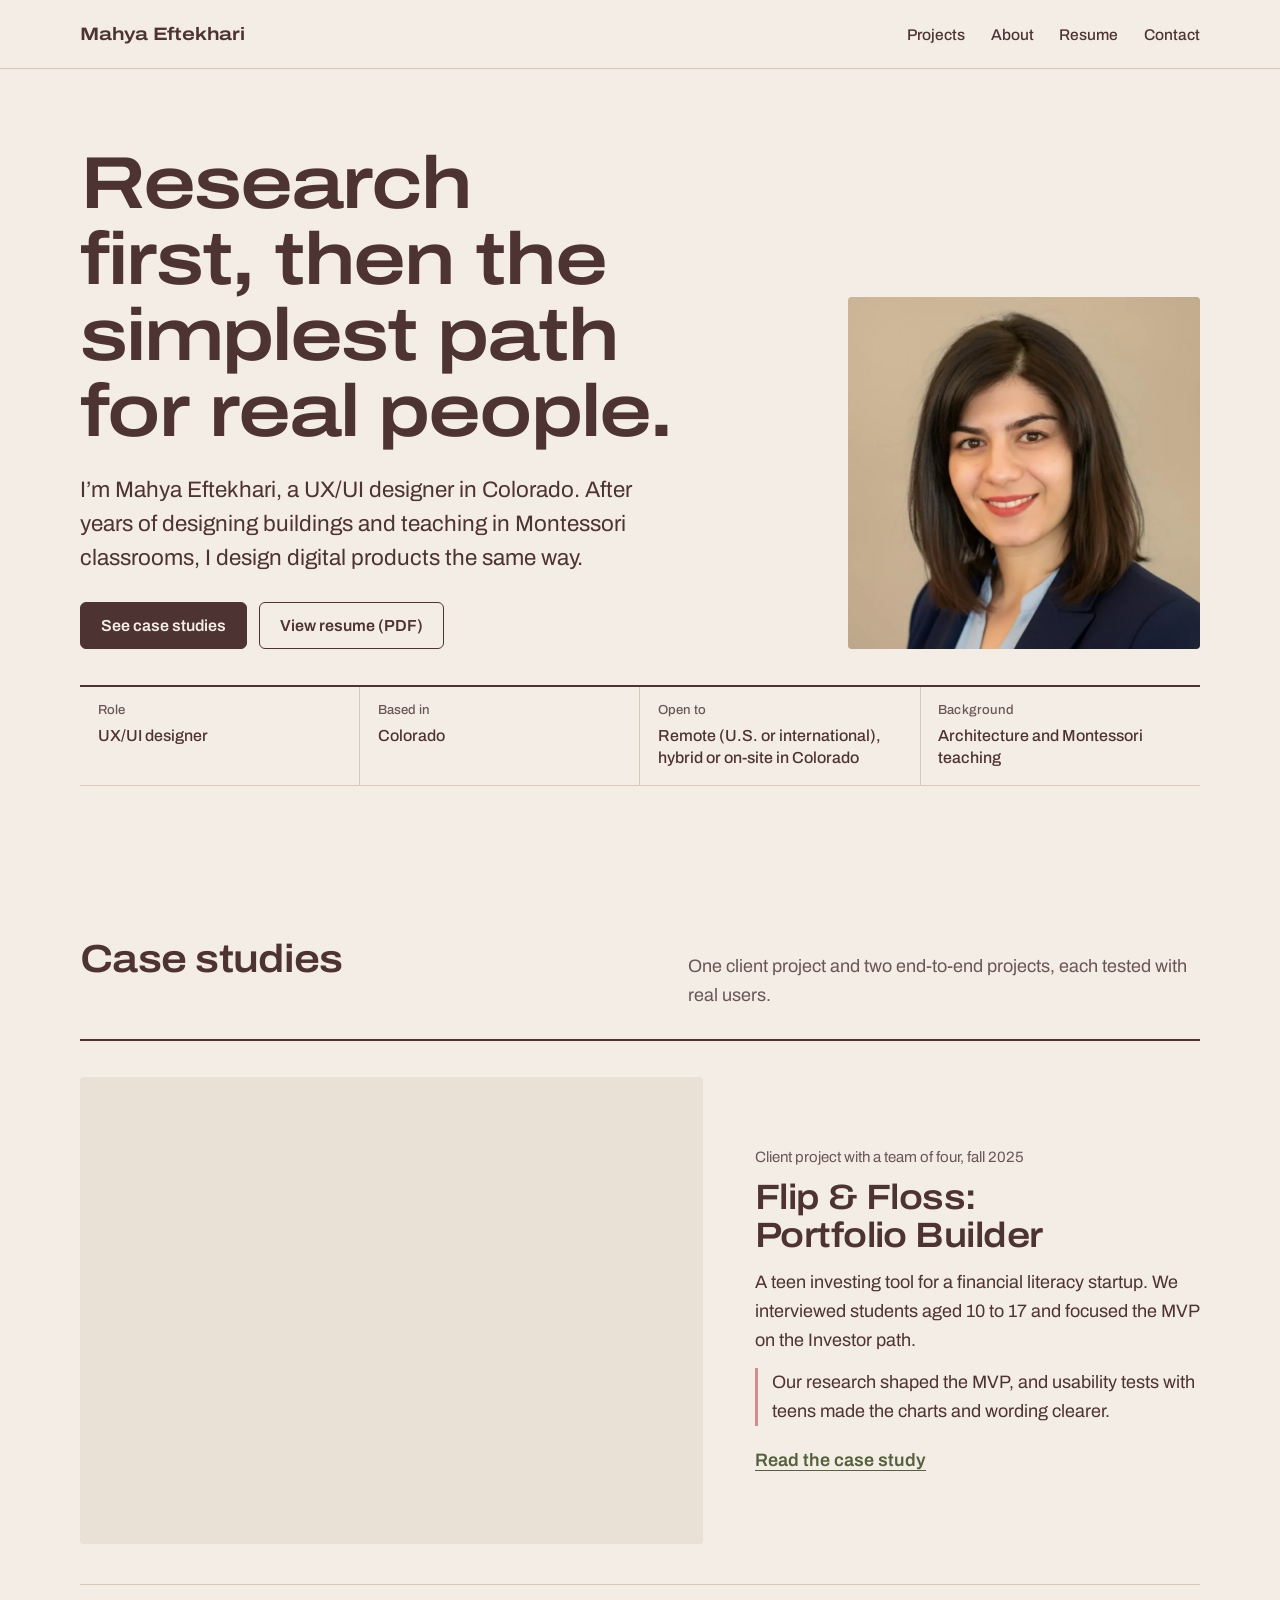
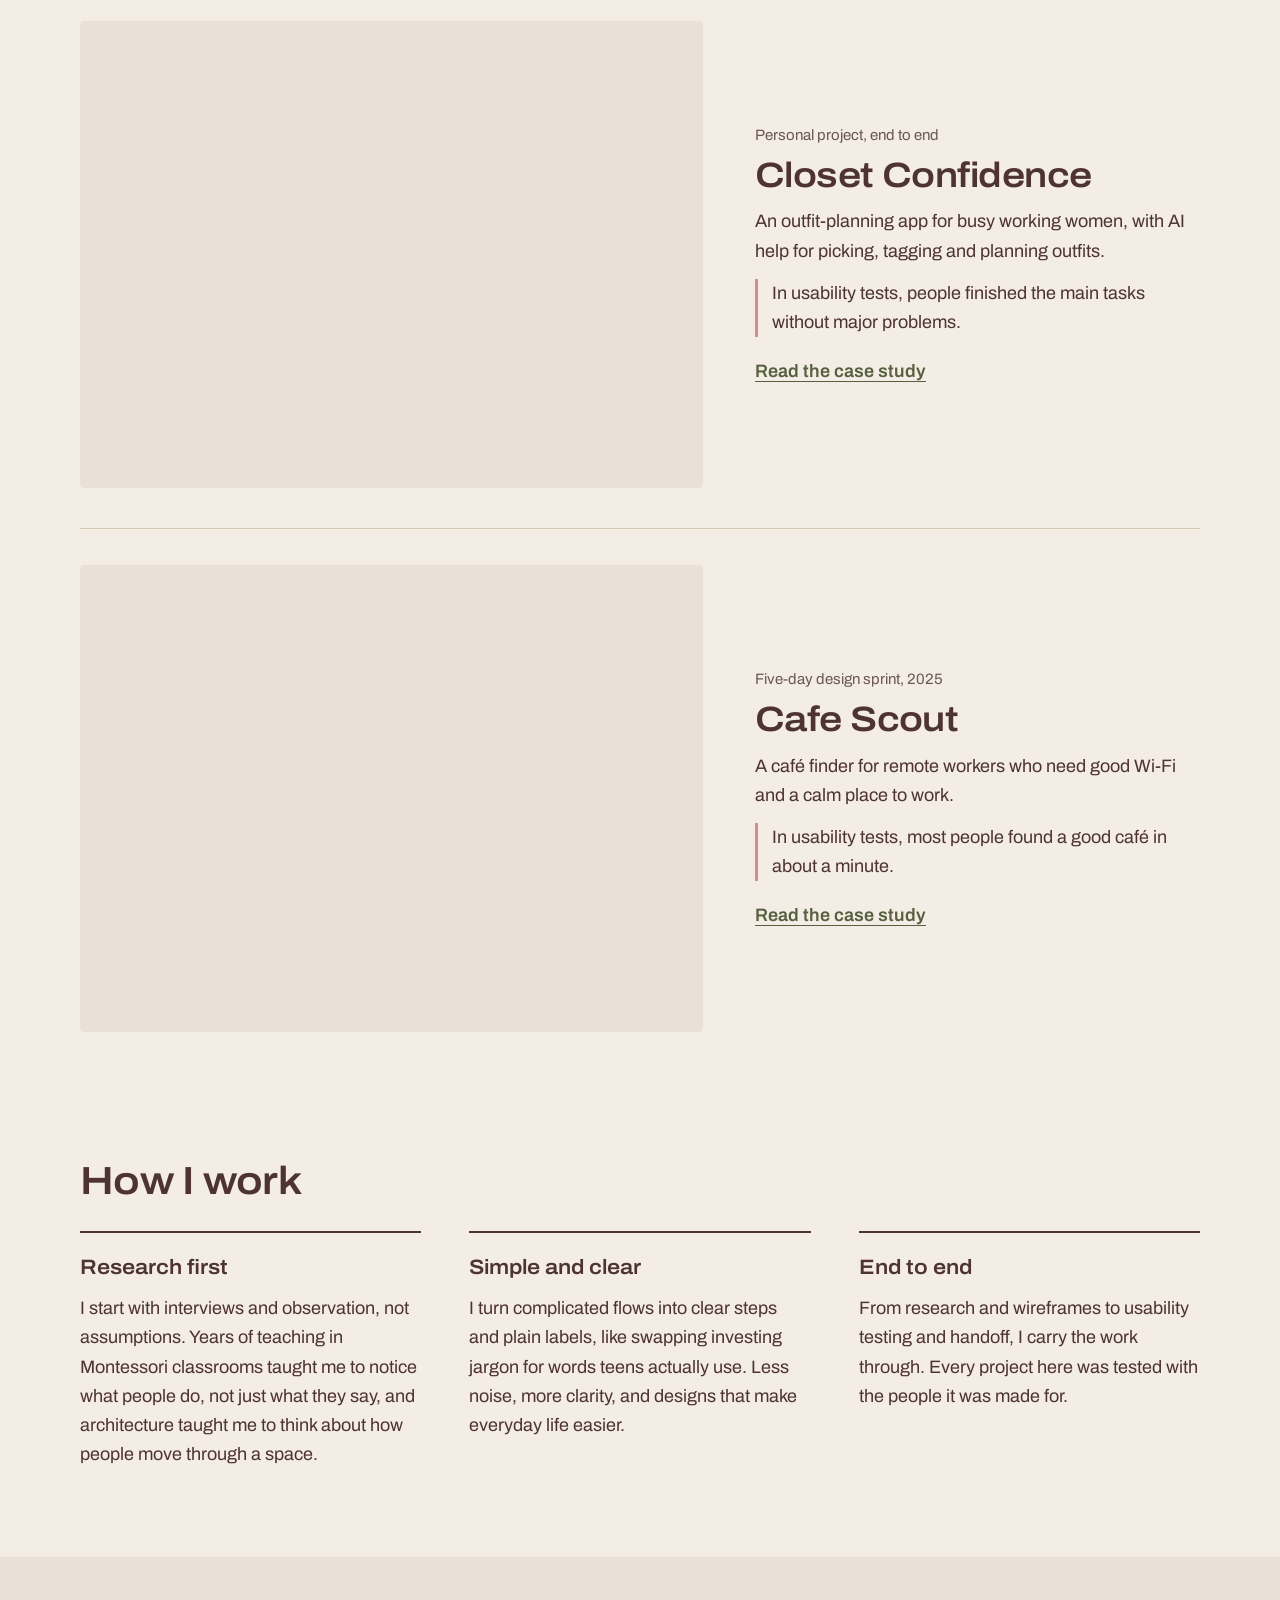
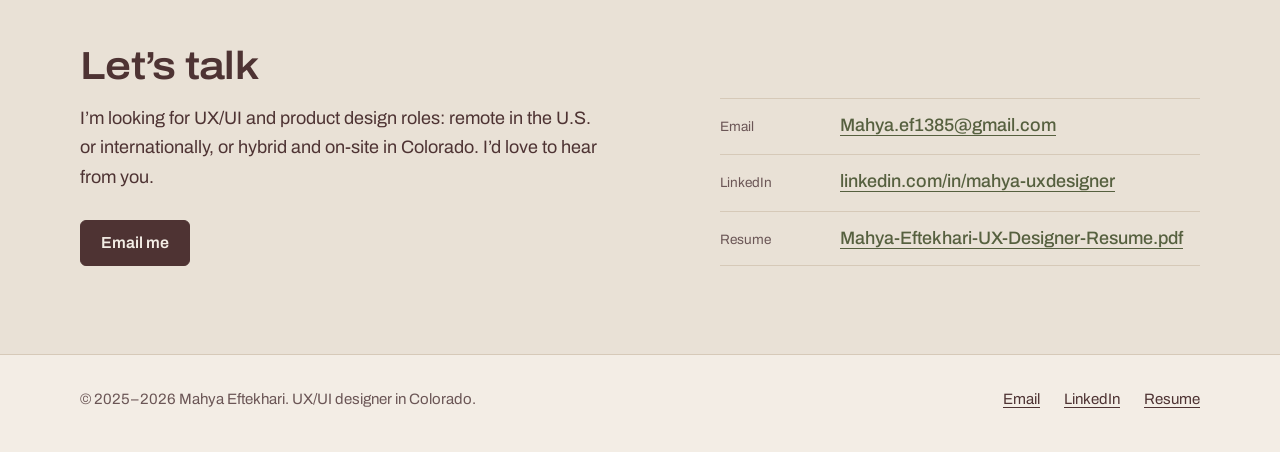
<file: home.html>
<!doctype html><html lang="en"><head><meta charset="utf-8"><title>Redirecting…</title>
<link rel="canonical" href="https://www.mahya-uxdesigner.com/"><meta name="robots" content="noindex"><meta http-equiv="refresh" content="0; url=/"></head>
<body><p>This page moved to <a href="/">https://www.mahya-uxdesigner.com/</a>.</p></body></html>
</file>
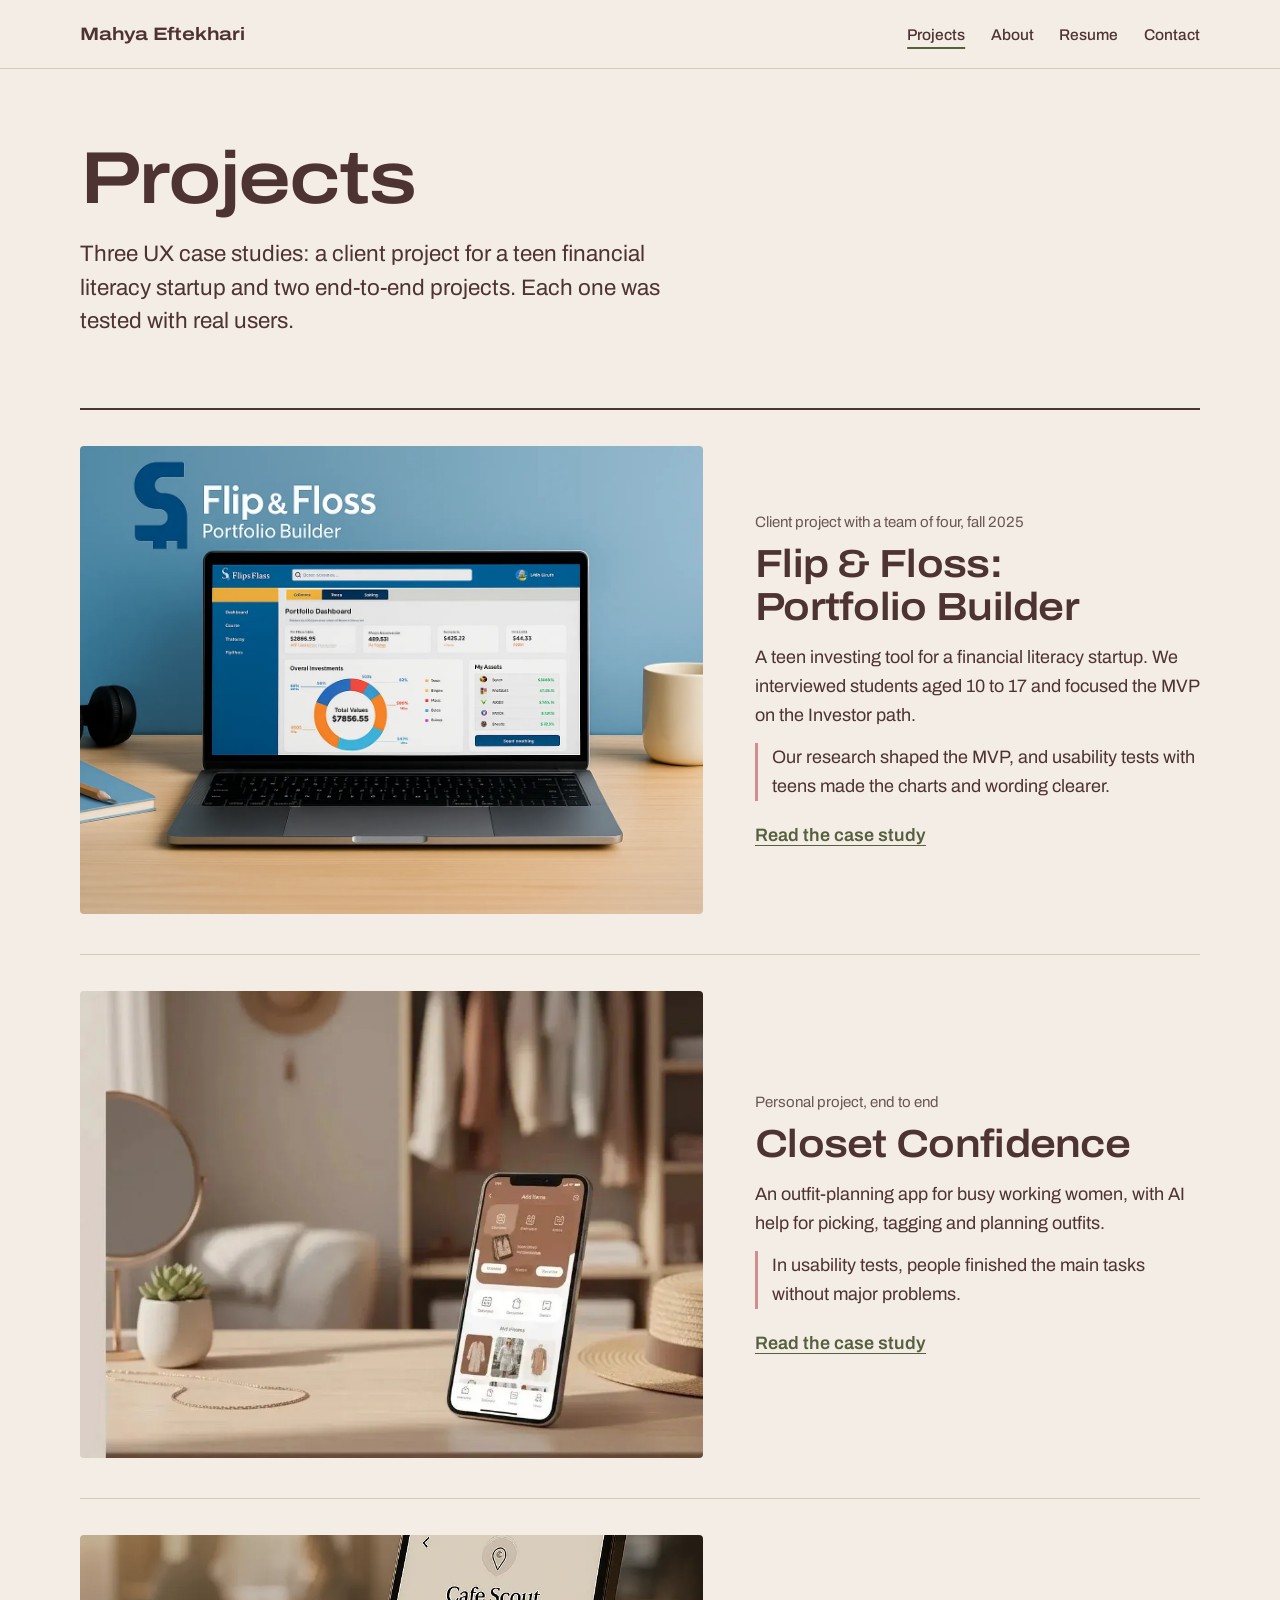
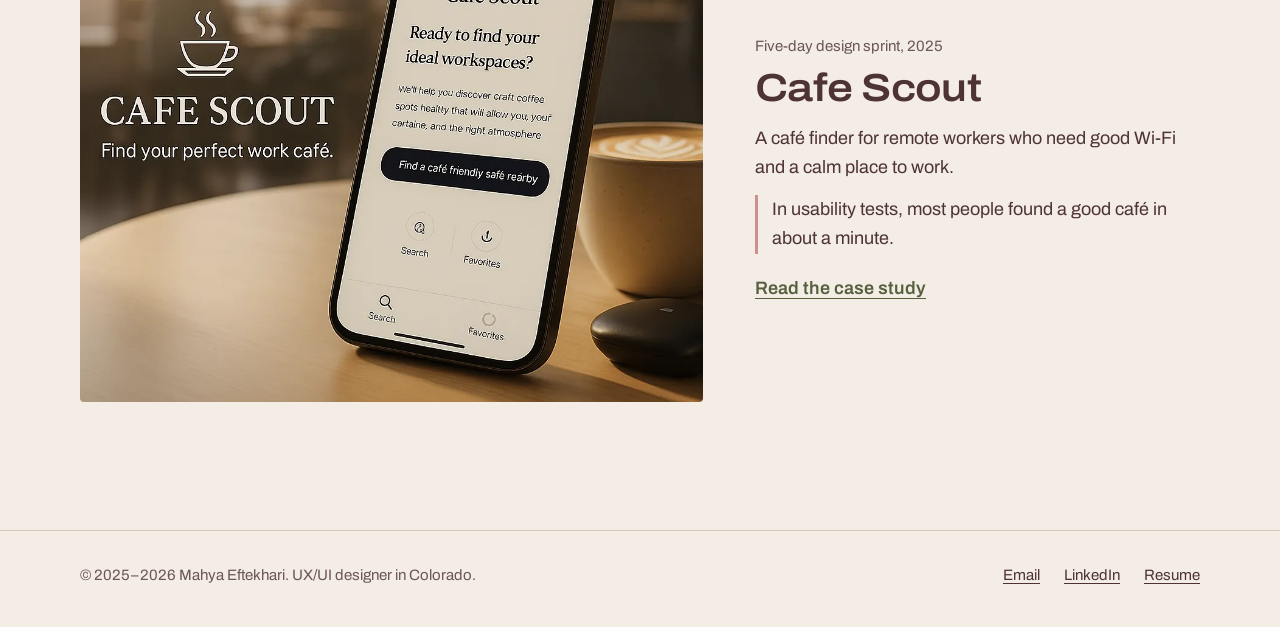
<file: projects.html>
<!doctype html>
<html lang="en">
<head>
<meta charset="utf-8">
<meta name="viewport" content="width=device-width, initial-scale=1">
<title>My UX/UI Projects — Mahya Eftekhari</title>
<meta name="description" content="UX case studies by Mahya Eftekhari, a UX/UI designer in Colorado: Flip &amp; Floss (a client project, teen investing app), Closet Confidence and Cafe Scout.">
<link rel="canonical" href="https://www.mahya-uxdesigner.com/projects">
<meta property="og:type" content="website">
<meta property="og:site_name" content="Mahya Eftekhari">
<meta property="og:title" content="My UX/UI Projects — Mahya Eftekhari">
<meta property="og:description" content="UX case studies by Mahya Eftekhari, a UX/UI designer in Colorado: Flip &amp; Floss (a client project, teen investing app), Closet Confidence and Cafe Scout.">
<meta property="og:url" content="https://www.mahya-uxdesigner.com/projects">
<meta property="og:image" content="https://www.mahya-uxdesigner.com/og-card.png">
<meta name="twitter:card" content="summary_large_image">
<meta name="theme-color" content="#f3ede5">
<link rel="icon" href="/favicon.svg" type="image/svg+xml">
<link rel="icon" href="/favicon-32.png" sizes="32x32" type="image/png">
<link rel="apple-touch-icon" href="/apple-touch-icon.png">
<link rel="preload" href="/archivo-latin-wdth-normal.woff2" as="font" type="font/woff2" crossorigin>
<link rel="stylesheet" href="/site.css?v=3">
</head>
<body>
<a class="skip-link" href="#main">Skip to content</a>
<header class="site-header">
  <div class="site-header__inner">
    <a class="wordmark" href="/">Mahya Eftekhari</a>
    <nav class="site-nav" aria-label="Main"><ul><li><a href="/projects" aria-current="page">Projects</a></li><li><a href="/about">About</a></li><li><a href="/s/Mahya-Eftekhari-UX-Designer-Resume.pdf">Resume</a></li><li><a href="/contact">Contact</a></li></ul></nav>
  </div>
</header>
<main id="main">
  <div class="page-head">
    <h1 class="display">Projects</h1>
    <p class="lead">Three UX case studies: a client project for a teen financial literacy startup and two end-to-end projects. Each one was tested with real users.</p>
  </div>
  <section class="band" style="padding-top:1.5rem" aria-label="Case studies"><ul class="work"><li><article class="work__item">
  <a class="work__media" href="/flip-floss-portfolio-builder" tabindex="-1" aria-hidden="true"><img src="/img/9dd10206-a67c-40c2-997d-e3310551cd7e-4acb9a1b.webp" alt="Flip &amp; Floss Portfolio Builder dashboard on a laptop" width="1536" height="1024" loading="lazy" decoding="async"></a>
  <div>
    <p class="work__context">Client project with a team of four, fall 2025</p>
    <h2 class="work__title"><a href="/flip-floss-portfolio-builder">Flip &amp; Floss: Portfolio Builder</a></h2>
    <p class="work__summary">A teen investing tool for a financial literacy startup. We interviewed students aged 10 to 17 and focused the MVP on the Investor path.</p>
    <p class="work__result">Our research shaped the MVP, and usability tests with teens made the charts and wording clearer.</p>
    <a class="work__link" href="/flip-floss-portfolio-builder">Read the case study<span class="visually-hidden">: Flip &amp; Floss: Portfolio Builder</span></a>
  </div>
</article></li><li><article class="work__item">
  <a class="work__media" href="/closet-confidence" tabindex="-1" aria-hidden="true"><img src="/img/unnamed-88dc1564.webp" alt="Closet Confidence app on a phone in front of an open closet" width="951" height="951" style="object-position:50% 100%" loading="lazy" decoding="async"></a>
  <div>
    <p class="work__context">Personal project, end to end</p>
    <h2 class="work__title"><a href="/closet-confidence">Closet Confidence</a></h2>
    <p class="work__summary">An outfit-planning app for busy working women, with AI help for picking, tagging and planning outfits.</p>
    <p class="work__result">In usability tests, people finished the main tasks without major problems.</p>
    <a class="work__link" href="/closet-confidence">Read the case study<span class="visually-hidden">: Closet Confidence</span></a>
  </div>
</article></li><li><article class="work__item">
  <a class="work__media" href="/cafe-scout" tabindex="-1" aria-hidden="true"><img src="/img/b02252fb-cc37-4bd8-b61d-54bfed82eeb8-95e993bc.webp" alt="Cafe Scout app on a phone resting on a café table" width="1024" height="1536" loading="lazy" decoding="async"></a>
  <div>
    <p class="work__context">Five-day design sprint, 2025</p>
    <h2 class="work__title"><a href="/cafe-scout">Cafe Scout</a></h2>
    <p class="work__summary">A café finder for remote workers who need good Wi-Fi and a calm place to work.</p>
    <p class="work__result">In usability tests, most people found a good café in about a minute.</p>
    <a class="work__link" href="/cafe-scout">Read the case study<span class="visually-hidden">: Cafe Scout</span></a>
  </div>
</article></li></ul></section>
</main>
<footer class="site-footer">
  <div class="site-footer__inner">
    <p style="margin:0">© 2025–2026 Mahya Eftekhari. UX/UI designer in Colorado.</p>
    <ul>
      <li><a href="mailto:Mahya.ef1385@gmail.com">Email</a></li>
      <li><a href="https://www.linkedin.com/in/mahya-uxdesigner">LinkedIn</a></li>
      <li><a href="/s/Mahya-Eftekhari-UX-Designer-Resume.pdf">Resume</a></li>
    </ul>
  </div>
</footer>
<dialog class="lightbox" id="lightbox" aria-label="Enlarged image">
  <button type="button">Close</button>
  <img alt="">
  <p hidden></p>
</dialog>
<script src="/site.js?v=3" defer></script>
</body>
</html>
</file>
<file: site.css>
/* Mahya Eftekhari — portfolio
   Type: Archivo (variable width + weight). Wide cuts for headings, normal width for reading.
   Signature: the "title block", borrowed from architectural drawing sheets, for facts about her and each project. */

@font-face {
  font-family: "Archivo";
  font-style: normal;
  font-display: swap;
  font-weight: 100 900;
  font-stretch: 62% 125%;
  src: url("/archivo-latin-wdth-normal.woff2") format("woff2-variations");
  unicode-range: U+0000-00FF, U+0131, U+0152-0153, U+02BB-02BC, U+02C6, U+02DA, U+02DC, U+0304, U+0308, U+0329, U+2000-206F, U+20AC, U+2122, U+2191, U+2193, U+2212, U+2215, U+FEFF, U+FFFD;
}
@font-face {
  font-family: "Archivo";
  font-style: normal;
  font-display: swap;
  font-weight: 100 900;
  font-stretch: 62% 125%;
  src: url("/archivo-latin-ext-wdth-normal.woff2") format("woff2-variations");
  unicode-range: U+0100-02BA, U+02BD-02C5, U+02C7-02CC, U+02CE-02D7, U+02DD-02FF, U+0304, U+0308, U+0329, U+1D00-1DBF, U+1E00-1E9F, U+1EF2-1EFF, U+2020, U+20A0-20AB, U+20AD-20C0, U+2113, U+2C60-2C7F, U+A720-A7FF;
}
@font-face {
  font-family: "Archivo";
  font-style: italic;
  font-display: swap;
  font-weight: 100 900;
  font-stretch: 62% 125%;
  src: url("/archivo-latin-wdth-italic.woff2") format("woff2-variations");
  unicode-range: U+0000-00FF, U+0131, U+0152-0153, U+02BB-02BC, U+02C6, U+02DA, U+02DC, U+0304, U+0308, U+0329, U+2000-206F, U+20AC, U+2122, U+2191, U+2193, U+2212, U+2215, U+FEFF, U+FFFD;
}

:root {
  /* Her original Squarespace palette, kept calm: one cream background, brown text,
     sage deepened so links pass contrast, dusty rose only for small decorative marks. */
  --paper: #f3ede5;
  --vellum: #e9e1d6;
  --ink: #4e3333;
  --ink-soft: #6b5656;
  --rule: #d6c9b8;
  --accent: #56603f;
  --accent-deep: #444c31;
  --accent-tint: #e2e3d3;
  --btn: #4e3333;
  --btn-text: #f3ede5;
  --btn-hover: #3a2525;
  --mark: #cf8f8f;

  --font: "Archivo", system-ui, -apple-system, "Segoe UI", Roboto, Helvetica, Arial, sans-serif;
  --page: 76rem;
  --measure: 41rem;
  --gutter: clamp(1.25rem, 4.5vw, 3rem);
}

*, *::before, *::after { box-sizing: border-box; }
html { -webkit-text-size-adjust: 100%; text-size-adjust: 100%; }
@media (prefers-reduced-motion: no-preference) { html { scroll-behavior: smooth; } }

body {
  margin: 0;
  background: var(--paper);
  color: var(--ink);
  font-family: var(--font);
  font-size: 1.0625rem;
  line-height: 1.62;
  font-weight: 400;
  font-stretch: 100%;
  font-kerning: normal;
  -webkit-font-smoothing: antialiased;
  -moz-osx-font-smoothing: grayscale;
}
@media (min-width: 48rem) { body { font-size: 1.125rem; } }

img, video { max-width: 100%; height: auto; display: block; }

h1, h2, h3, h4 { margin: 0; color: var(--ink); font-weight: 600; text-wrap: balance; }
p { margin: 0 0 1em; text-wrap: pretty; }
ul, ol { margin: 0 0 1em; padding-left: 1.25em; }
li { margin: 0 0 0.35em; padding-left: 0.15em; }
li::marker { color: var(--ink-soft); }
strong { font-weight: 650; }

a { color: var(--accent); text-decoration-line: underline; text-decoration-thickness: 1px; text-underline-offset: 0.2em; }
a:hover { color: var(--accent-deep); text-decoration-thickness: 2px; }
:focus-visible { outline: 3px solid var(--accent); outline-offset: 3px; border-radius: 2px; }

.skip-link { position: absolute; left: 1rem; top: -4rem; background: var(--ink); color: var(--paper); padding: 0.6rem 1rem; z-index: 10; border-radius: 4px; }
.skip-link:focus { top: 1rem; }

.visually-hidden { position: absolute !important; width: 1px; height: 1px; overflow: hidden; clip: rect(0 0 0 0); white-space: nowrap; }

/* ---------- Type roles ---------- */
.display {
  font-stretch: 122%;
  font-weight: 600;
  font-size: clamp(2.35rem, 1.2rem + 4.6vw, 4.6rem);
  line-height: 1.03;
  letter-spacing: -0.028em;
}
.h2, .case-section > h2, .band h2 {
  font-stretch: 114%;
  font-size: clamp(1.7rem, 1.25rem + 1.5vw, 2.45rem);
  line-height: 1.1;
  letter-spacing: -0.018em;
}
.prose h3, .h3 { font-size: 1.3rem; line-height: 1.3; letter-spacing: -0.006em; margin: 2rem 0 0.6rem; }
.prose h4, .h4 { font-size: 1.0625rem; line-height: 1.4; margin: 1.5rem 0 0.4rem; }
.prose > :first-child { margin-top: 0; }
.prose > :last-child { margin-bottom: 0; }
.lead { font-size: clamp(1.15rem, 1rem + 0.55vw, 1.4rem); line-height: 1.5; }
.muted { color: var(--ink-soft); }

/* ---------- Header / footer ---------- */
.site-header { border-bottom: 1px solid var(--rule); background: var(--paper); }
.site-header__inner {
  max-width: var(--page); margin: 0 auto; padding: 1.05rem var(--gutter);
  display: flex; flex-wrap: wrap; align-items: baseline; justify-content: space-between; gap: 0.4rem 2rem;
}
.wordmark {
  font-stretch: 120%; font-weight: 650; font-size: 1.125rem; letter-spacing: -0.012em;
  color: var(--ink); text-decoration: none; white-space: nowrap;
}
.wordmark:hover { color: var(--ink); text-decoration: none; }
.site-nav ul { list-style: none; display: flex; flex-wrap: wrap; gap: 0.25rem 1.6rem; margin: 0; padding: 0; }
.site-nav li { margin: 0; padding: 0; }
.site-nav a {
  display: inline-block; padding: 0.3rem 0; color: var(--ink); text-decoration: none;
  font-weight: 500; font-size: 0.97rem;
}
.site-nav a:hover { color: var(--accent); text-decoration: underline; text-decoration-thickness: 2px; text-underline-offset: 0.45em; }
.site-nav a[aria-current="page"] { text-decoration: underline; text-decoration-thickness: 2px; text-underline-offset: 0.45em; text-decoration-color: var(--accent); }

.site-footer { border-top: 1px solid var(--rule); margin-top: 0; }
.site-footer__inner {
  max-width: var(--page); margin: 0 auto; padding: 2rem var(--gutter) 2.5rem;
  display: flex; flex-wrap: wrap; justify-content: space-between; gap: 0.75rem 2rem;
  font-size: 0.94rem; color: var(--ink-soft);
}
.site-footer ul { list-style: none; display: flex; flex-wrap: wrap; gap: 0.25rem 1.5rem; margin: 0; padding: 0; }
.site-footer li { margin: 0; padding: 0; }
.site-footer a { color: var(--ink); }

/* ---------- Buttons ---------- */
.actions { display: flex; flex-wrap: wrap; gap: 0.75rem; margin-top: 1.75rem; }
.btn {
  display: inline-flex; align-items: center; justify-content: center; gap: 0.5rem;
  min-height: 2.9rem; padding: 0.7rem 1.25rem; border-radius: 6px;
  font: inherit; font-size: 1rem; font-weight: 600; line-height: 1.2;
  text-decoration: none; border: 1.5px solid var(--btn); cursor: pointer;
}
.btn--primary { background: var(--btn); color: var(--btn-text); }
.btn--primary:hover { background: var(--btn-hover); border-color: var(--btn-hover); color: var(--btn-text); text-decoration: none; }
.btn--secondary { background: transparent; color: var(--ink); border-color: var(--ink); }
.btn--secondary:hover { background: var(--vellum); color: var(--ink); text-decoration: none; }

/* ---------- Title block (signature) ---------- */
.titleblock {
  display: grid; gap: 1px; margin: 0;
  grid-template-columns: minmax(0, 1fr);
  background: var(--rule);
  border-top: 2px solid var(--ink); border-bottom: 1px solid var(--rule);
}
.titleblock > div { background: var(--paper); padding: 0.8rem 1.1rem 0.95rem 0; }
.titleblock > div + div { padding-left: 1.1rem; }
.titleblock dt { font-size: 0.82rem; font-weight: 500; color: var(--ink-soft); margin: 0 0 0.25rem; letter-spacing: 0.005em; }
.titleblock dd { margin: 0; font-size: 1rem; font-weight: 500; line-height: 1.42; }
.titleblock .titleblock__wide { grid-column: 1 / -1; }
@media (min-width: 30rem) { .titleblock { grid-template-columns: repeat(2, minmax(0, 1fr)); } }
@media (min-width: 56rem) { .titleblock { grid-template-columns: repeat(var(--tb-cols, 3), minmax(0, 1fr)); } }
.titleblock .titleblock__wide dd { font-size: 1.06rem; max-width: 52rem; }
.titleblock > div, .titleblock > div + div { padding-left: 1.1rem; }
@media (max-width: 29.99rem) { .titleblock > div, .titleblock > div + div { padding-left: 0; } }

/* ---------- Home hero ---------- */
.hero {
  max-width: var(--page); margin: 0 auto;
  padding: clamp(2.25rem, 6vw, 5rem) var(--gutter) clamp(2.5rem, 5vw, 4rem);
  display: grid; gap: 2.25rem 3.5rem; grid-template-columns: minmax(0, 1fr);
}
.hero__text { max-width: 44rem; }
.hero__text .lead { margin: 1.5rem 0 0; max-width: 37rem; color: var(--ink); }
.hero__portrait { margin: 0; max-width: 15rem; }
@media (min-width: 40rem) { .hero__portrait { max-width: 22rem; } }
.hero__portrait img { width: 100%; aspect-ratio: 1 / 1; object-fit: cover; object-position: 50% 30%; border-radius: 4px; background: var(--vellum); }
.hero .titleblock { grid-column: 1 / -1; }
@media (min-width: 60rem) {
  .hero { grid-template-columns: minmax(0, 8fr) minmax(0, 4fr); align-items: end; }
  .hero__portrait { justify-self: end; width: 100%; }
}

/* ---------- Bands ---------- */
.band { max-width: var(--page); margin: 0 auto; padding: clamp(3rem, 7vw, 5.5rem) var(--gutter); }
.band__head { display: flex; flex-wrap: wrap; align-items: baseline; justify-content: space-between; gap: 0.5rem 2rem; margin-bottom: 1.75rem; }
.band__head p { margin: 0; color: var(--ink-soft); max-width: 32rem; }
.band--tint { background: var(--vellum); }
.band--tint .titleblock > div { background: var(--vellum); }

/* ---------- Project list ---------- */
.work { list-style: none; margin: 0; padding: 0; }
.work > li { margin: 0; padding: 0; }
.work__item {
  display: grid; gap: 1.5rem 3.25rem; grid-template-columns: minmax(0, 1fr);
  padding: 2.25rem 0 2.5rem; border-top: 1px solid var(--rule);
}
.work > li:first-child .work__item { border-top: 2px solid var(--ink); }
@media (min-width: 56rem) {
  .work__item { grid-template-columns: minmax(0, 7fr) minmax(0, 5fr); align-items: center; }
}
.work__media { display: block; border-radius: 4px; overflow: hidden; background: var(--vellum); aspect-ratio: 4 / 3; }
.work__media img { width: 100%; height: 100%; object-fit: cover; }
.work__context { font-size: 0.94rem; color: var(--ink-soft); margin: 0 0 0.55rem; }
.work__title { font-stretch: 114%; font-size: clamp(1.6rem, 1.25rem + 1.2vw, 2.2rem); line-height: 1.08; letter-spacing: -0.016em; margin: 0 0 0.85rem; }
.work__title a { color: inherit; text-decoration: none; }
.work__title a:hover { color: var(--accent); }
.work__summary { margin: 0 0 0.8rem; }
.work__result { margin: 0 0 1.25rem; padding-left: 0.9rem; border-left: 3px solid var(--mark); }
.work__link { font-weight: 600; }

/* ---------- Principles ---------- */
.principles { display: grid; gap: 2rem 3rem; grid-template-columns: repeat(auto-fit, minmax(min(100%, 17rem), 1fr)); margin: 0; padding: 0; list-style: none; }
.principles > li { margin: 0; padding: 1.1rem 0 0; border-top: 2px solid var(--ink); }
.principles h3 { font-size: 1.3rem; font-stretch: 110%; margin: 0 0 0.6rem; }
.principles p { margin: 0; color: var(--ink); }

/* ---------- Contact band ---------- */
.contact-band { display: grid; gap: 1.5rem 4rem; grid-template-columns: minmax(0, 1fr); }
@media (min-width: 56rem) { .contact-band { grid-template-columns: minmax(0, 6fr) minmax(0, 5fr); align-items: end; } }
.contact-band p { max-width: 34rem; }
.contact-list { list-style: none; margin: 0; padding: 0; display: grid; gap: 0.15rem; }
.contact-list li { margin: 0; padding: 0.75rem 0; border-top: 1px solid var(--rule); display: grid; grid-template-columns: 6.5rem minmax(0, 1fr); gap: 1rem; align-items: baseline; }
.contact-list li:last-child { border-bottom: 1px solid var(--rule); }
.contact-list span { font-size: 0.85rem; color: var(--ink-soft); }
.contact-list a { font-weight: 500; overflow-wrap: anywhere; }

/* ---------- Simple pages ---------- */
.page-head { max-width: var(--page); margin: 0 auto; padding: clamp(2.25rem, 6vw, 4.5rem) var(--gutter) 1.5rem; }
.page-head .lead { margin-top: 1.25rem; max-width: 38rem; }
.about { max-width: var(--page); margin: 0 auto; padding: 1rem var(--gutter) clamp(3rem, 7vw, 5rem); display: grid; gap: 2.5rem 4rem; grid-template-columns: minmax(0, 1fr); }
@media (min-width: 56rem) { .about { grid-template-columns: minmax(0, 7fr) minmax(0, 4fr); } }
.about__photo { margin: 0; }
.about__photo img { border-radius: 4px; width: 100%; max-width: 24rem; }
.about .titleblock { margin-top: 2.5rem; }

/* ---------- Case study ---------- */
.case-head { max-width: var(--page); margin: 0 auto; padding: clamp(2rem, 5vw, 3.75rem) var(--gutter) 0; }
.crumb { font-size: 0.94rem; margin: 0 0 1.5rem; }
.crumb a { color: var(--ink-soft); }
.case-head .display { max-width: 17ch; }
.case-head .lead { max-width: 40rem; margin: 1.25rem 0 2.25rem; }
.case-hero { max-width: var(--page); margin: clamp(2rem, 4vw, 3rem) auto 0; padding: 0 var(--gutter); }
.case-hero__frame { background: var(--vellum); border-radius: 4px; overflow: hidden; display: flex; justify-content: center; }
.case-hero__frame img { width: 100%; max-height: min(78vh, 46rem); object-fit: cover; }
.case-hero__frame.is-portrait img { width: auto; max-width: 100%; object-fit: contain; max-height: min(80vh, 44rem); }

.case-body { max-width: var(--page); margin: 0 auto; padding: clamp(2rem, 5vw, 3.5rem) var(--gutter) clamp(3rem, 6vw, 4.5rem); display: grid; grid-template-columns: minmax(0, 1fr); gap: 3rem; }
@media (min-width: 72rem) { .case-body { grid-template-columns: 13.5rem minmax(0, 1fr); gap: 3.5rem; } }

.toc { display: none; }
@media (min-width: 72rem) {
  .toc { display: block; position: sticky; top: 1.5rem; align-self: start; max-height: calc(100vh - 3rem); overflow-y: auto; padding-top: 2.6rem; }
}
.toc p { font-size: 0.82rem; color: var(--ink-soft); margin: 0 0 0.6rem; }
.toc ol { list-style: none; margin: 0; padding: 0; border-left: 1px solid var(--rule); }
.toc li { margin: 0; padding: 0; }
.toc a {
  display: block; padding: 0.32rem 0 0.32rem 0.9rem; margin-left: -1px; border-left: 2px solid transparent;
  font-size: 0.9rem; line-height: 1.35; color: var(--ink-soft); text-decoration: none;
}
.toc a:hover { color: var(--ink); }
.toc a[aria-current="true"] { color: var(--accent); border-left-color: var(--accent); font-weight: 600; }

.case-content { min-width: 0; }
.case-section { padding: 2.5rem 0 1rem; border-top: 1px solid var(--rule); scroll-margin-top: 1rem; }
.case-section:first-child { border-top: 2px solid var(--ink); }
.case-section > h2 { margin: 0 0 1.4rem; max-width: 24ch; }
.case-section .prose { max-width: var(--measure); }
.flow > * + * { margin-top: 1.75rem; }

:where(.figure) { margin: 0; }
.figure__frame { background: var(--vellum); border-radius: 4px; padding: clamp(0.6rem, 1.8vw, 1.25rem); }
.figure__frame img { margin: 0 auto; }
.figure--bare .figure__frame { background: none; padding: 0; }
.figure--tall { max-width: 28rem; }
.cols--phone .figure--tall { max-width: none; }
.figure figcaption { font-size: 0.94rem; line-height: 1.5; color: var(--ink-soft); margin-top: 0.7rem; max-width: var(--measure); }
.zoom { cursor: zoom-in; }

.cols { display: grid; gap: 1.75rem 2.5rem; grid-template-columns: minmax(0, 1fr); align-items: start; }
@media (min-width: 52rem) { .cols { grid-template-columns: var(--cols); } .cols.is-centered { align-items: center; } }
.cols > .col > * + * { margin-top: 1.25rem; }

.gallery { display: grid; gap: 0.9rem; grid-template-columns: repeat(auto-fill, minmax(min(100%, 15.5rem), 1fr)); padding: 0; list-style: none; }
:where(.gallery) { margin: 0; }
.gallery--2 { grid-template-columns: repeat(auto-fill, minmax(min(100%, 19rem), 1fr)); }
.gallery li { margin: 0; padding: 0; }
.gallery .figure__frame { padding: 0.5rem; height: 100%; display: flex; align-items: center; }

.icons { display: flex; flex-wrap: wrap; gap: 1rem; padding: 0; list-style: none; }
:where(.icons) { margin: 0; }
.icons li { margin: 0; padding: 0; }
.icons img { width: 6.5rem; height: auto; border-radius: 12px; }
.media { display: grid; grid-template-columns: 3.5rem minmax(0, 1fr); gap: 1.1rem; align-items: start; max-width: var(--measure); }
.media img { width: 3.5rem; height: auto; border-radius: 10px; margin-top: 0.2rem; }

.quotes { list-style: none; padding: 0; display: grid; gap: 1.25rem 2.5rem; grid-template-columns: repeat(auto-fit, minmax(min(100%, 17rem), 1fr)); }
:where(.quotes) { margin: 0; }
.quotes li { margin: 0; padding: 0; }
.quotes blockquote { margin: 0; padding: 0.2rem 0 0.2rem 1rem; border-left: 3px solid var(--mark); font-size: 1.08rem; line-height: 1.5; }

.callout { max-width: var(--measure); background: var(--accent-tint); border-radius: 4px; padding: 1.1rem 1.3rem; }
.callout p:last-child { margin-bottom: 0; }

.video-frame { background: var(--ink); border-radius: 4px; overflow: hidden; }
.video-frame video { width: 100%; }

.next { border-top: 2px solid var(--ink); margin-top: 1.5rem; padding-top: 1.75rem; display: grid; gap: 1.25rem 2.5rem; grid-template-columns: minmax(0, 1fr); }
@media (min-width: 48rem) { .next { grid-template-columns: minmax(0, 1fr) minmax(0, 1fr); } }
.next a { display: grid; grid-template-columns: 7.5rem minmax(0, 1fr); gap: 1rem; align-items: center; text-decoration: none; color: var(--ink); }
.next img { width: 7.5rem; aspect-ratio: 4 / 3; object-fit: cover; border-radius: 4px; background: var(--vellum); }
.next span { display: block; font-size: 0.85rem; color: var(--ink-soft); }
.next strong { display: block; font-stretch: 112%; font-size: 1.2rem; font-weight: 600; line-height: 1.2; }
.next a:hover strong { color: var(--accent); text-decoration: underline; text-decoration-thickness: 2px; text-underline-offset: 0.2em; }

/* ---------- Lightbox ---------- */
.lightbox { border: 0; padding: 0; margin: auto; max-width: min(96vw, 110rem); max-height: 94vh; background: transparent; overflow: visible; }
.lightbox::backdrop { background: rgba(43, 26, 26, 0.88); }
.lightbox img { max-width: min(96vw, 110rem); max-height: calc(94vh - 4rem); width: auto; margin: 0 auto; background: #fff; border-radius: 3px; }
.lightbox p { color: #f3ede5; font-size: 0.94rem; margin: 0.7rem auto 0; max-width: 48rem; text-align: center; }
.lightbox button {
  position: fixed; top: 1rem; right: 1rem; min-height: 2.75rem; padding: 0.55rem 1rem; border-radius: 6px;
  border: 1.5px solid #f3ede5; background: rgba(43, 26, 26, 0.6); color: #f3ede5; font: inherit; font-weight: 600; cursor: pointer;
}

@media print {
  .site-header, .site-footer, .toc, .next, .actions { display: none !important; }
  .case-body { display: block; }
}
</file>
